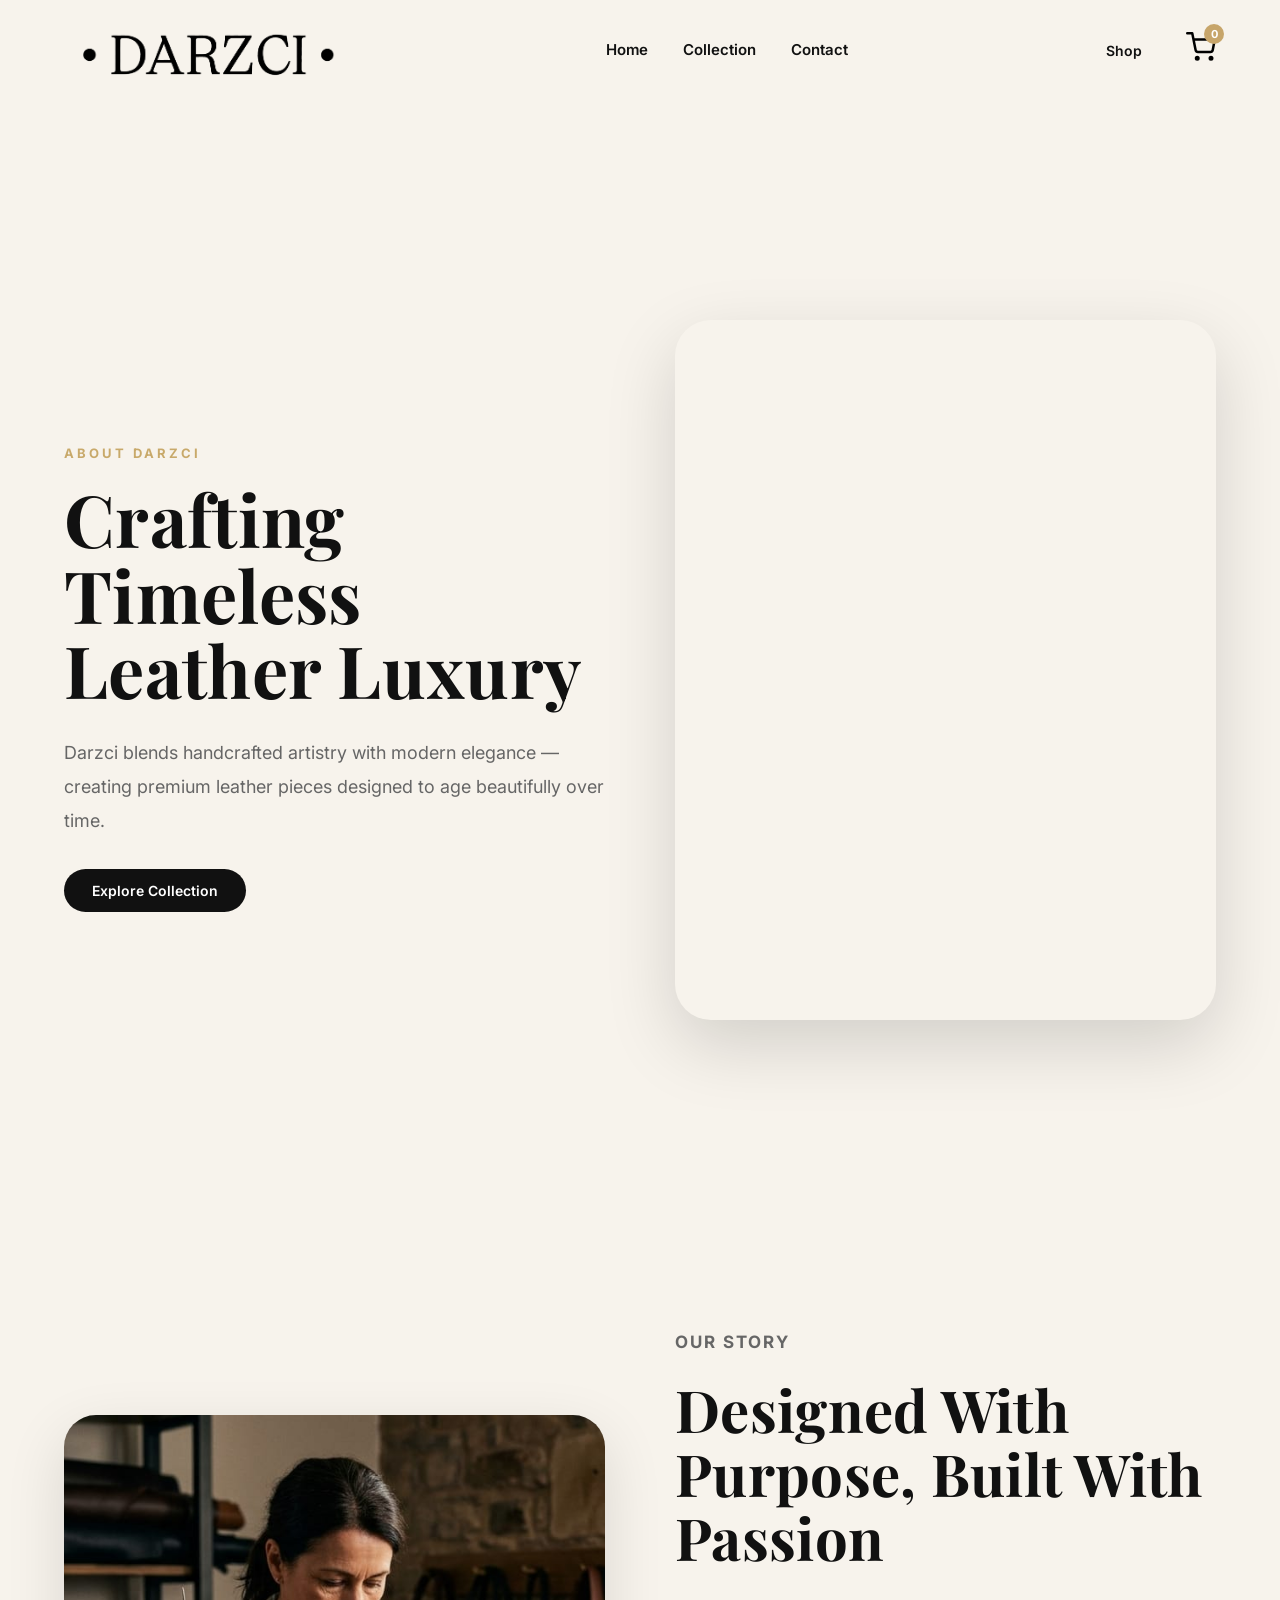
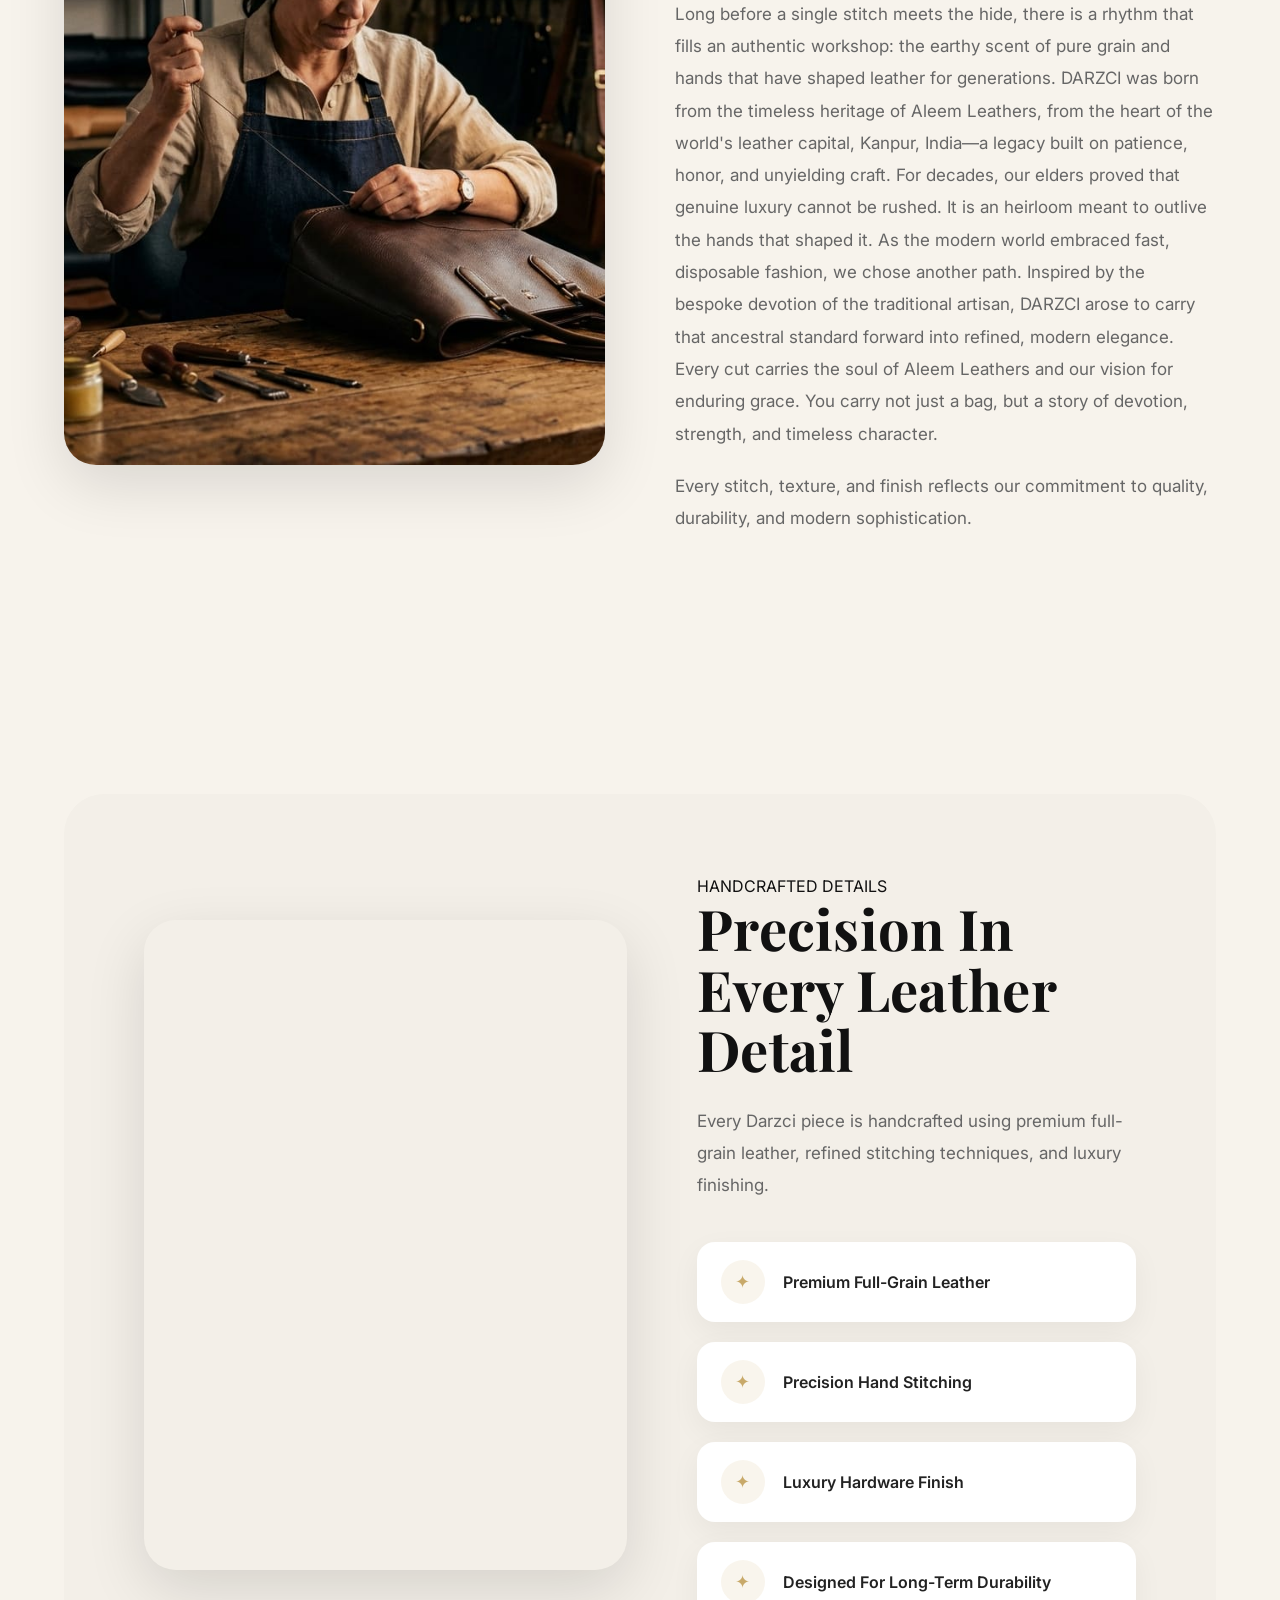
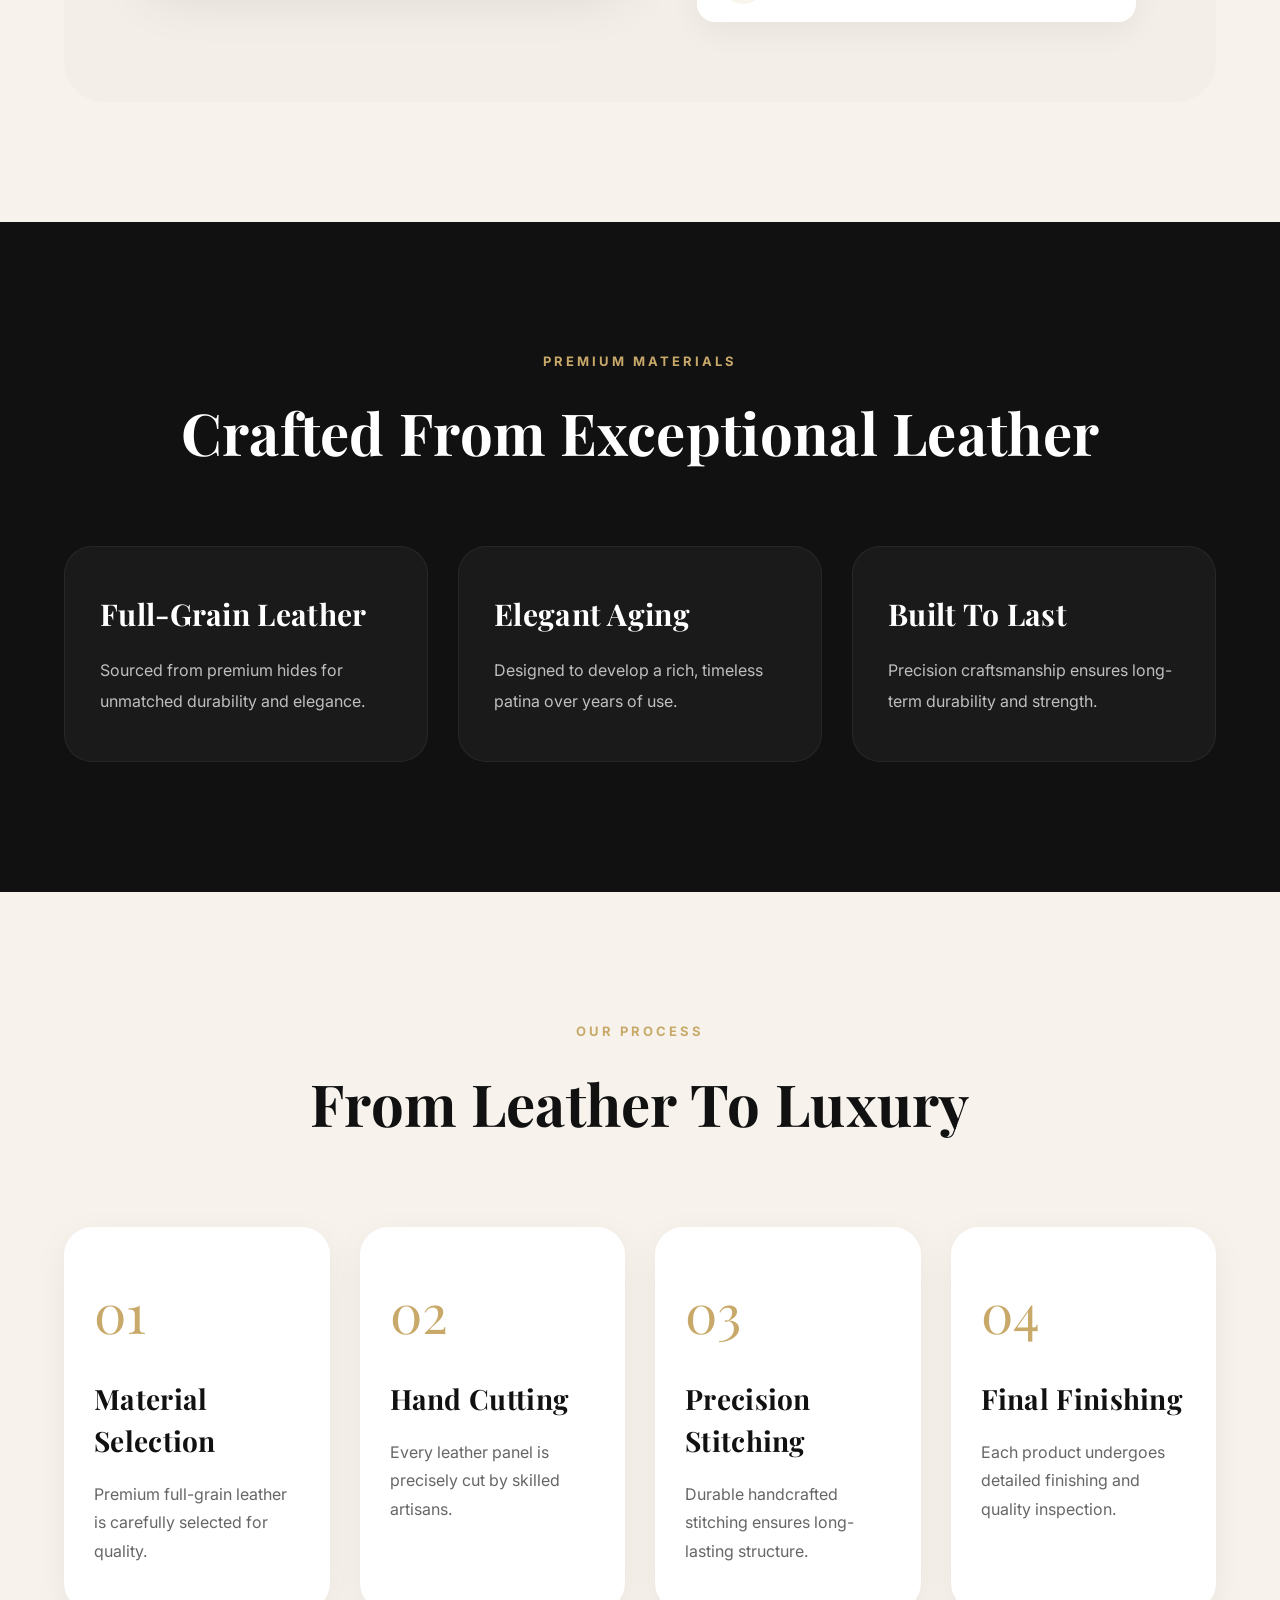
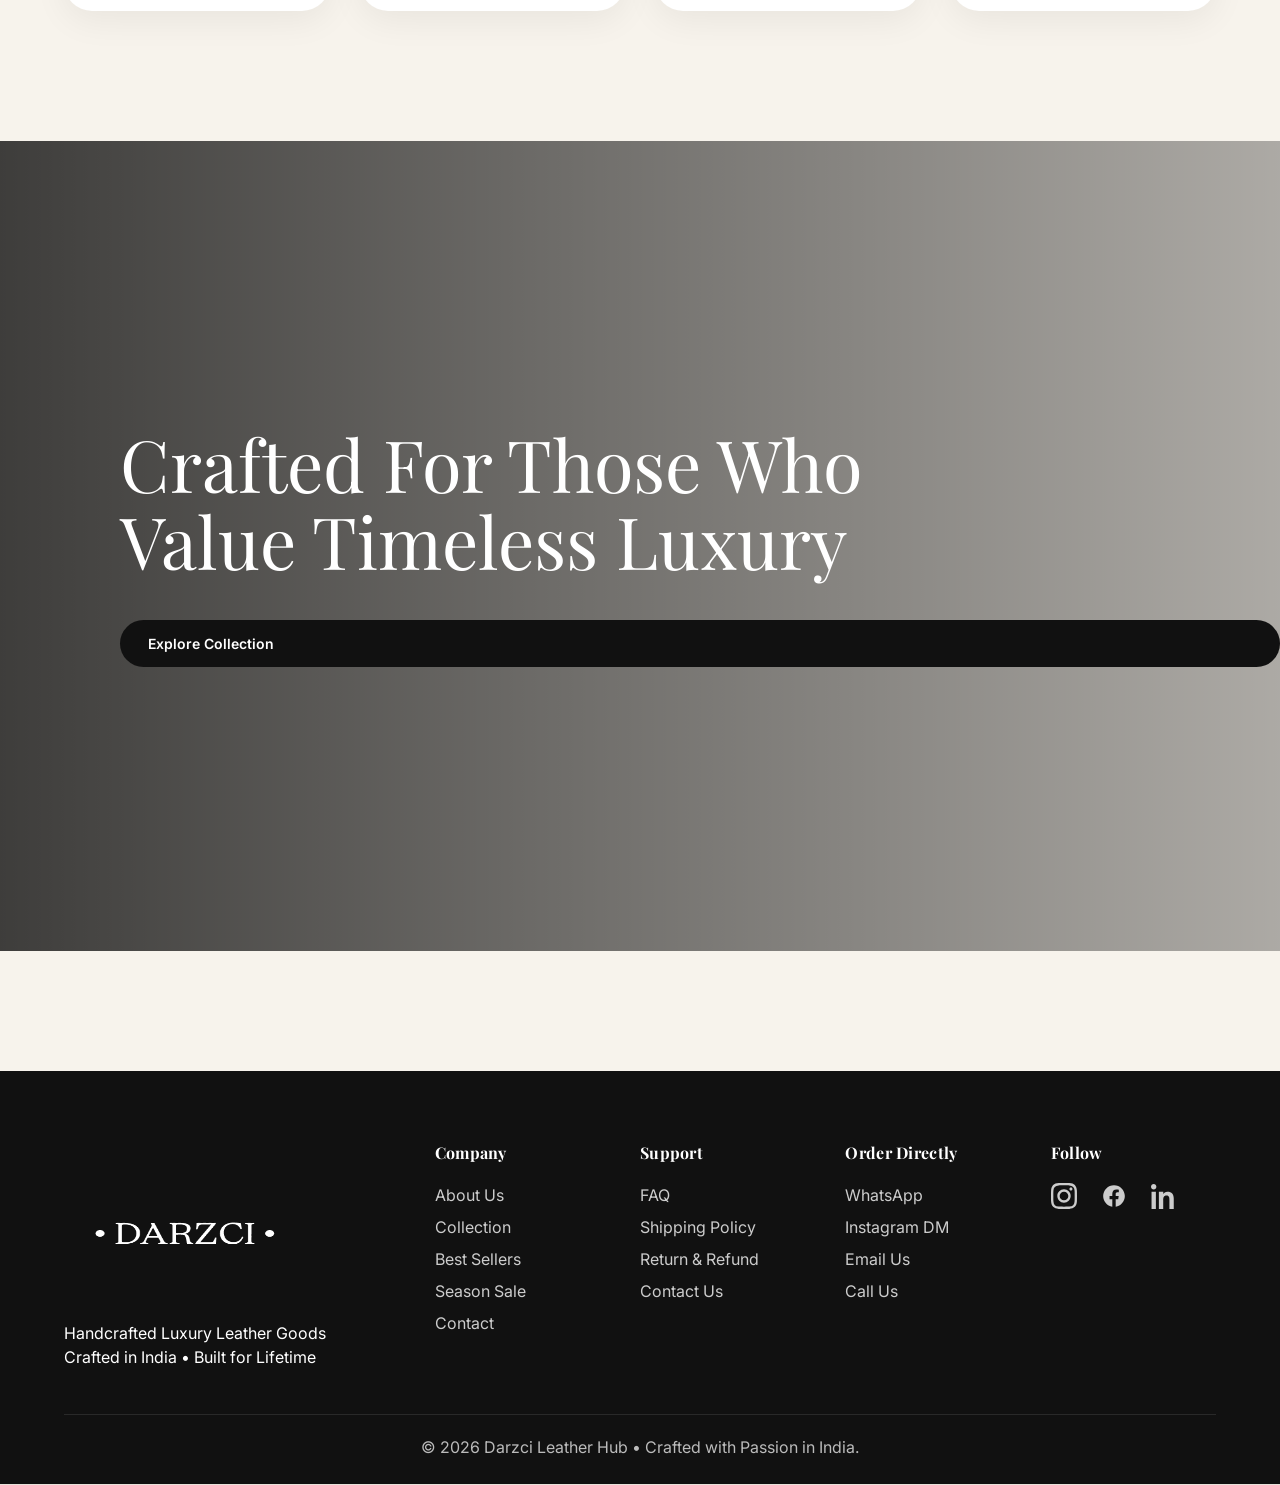
<file: About.html>
<!DOCTYPE html>
<html lang="en">
<head>
    <meta charset="UTF-8">
    <meta name="viewport" content="width=device-width, initial-scale=1.0">
    <title>Darzci — About Darzci</title>
    <link rel="preconnect" href="https://fonts.googleapis.com">

<link rel="preconnect" href="https://fonts.gstatic.com" crossorigin>

<link href="https://fonts.googleapis.com/css2?family=Inter:wght@400;500;600;700;800&family=Playfair+Display:wght@500;600;700;800&display=swap" rel="stylesheet">
    <link rel="stylesheet" href="css/about.css" />
</head>
<body>

<!-- NAVBAR -->
   <header class="site-header" id="siteHeader">
    <div class="container header-inner">
      <a href="index.html" class="brand">
        <!-- darzci logo -->
        <img src="image/DARZCI_transparent.png" alt="Darzci logo" class="brand-logo">
        <div class="brand-text">
          <div class="brand-title"></div>
          <div class="brand-sub"></div>
        </div>
      </a>

      <nav class="main-nav" id="mainNav">
        <a href="index.html" class="nav-link">Home</a>
        <a href="product.html" class="nav-link">Collection</a>
        <a href="contact.html" class="nav-link">Contact</a>
      </nav>

      <div class="header-actions">
        <a href="product.html" class="btn h-btn-outline">Shop</a>
        <a href="cart.html" class="cart-btn" aria-label="Cart">
            <svg width="30" height="30" viewBox="0 0 24 24" fill="none" stroke="white" stroke-width="2" stroke-linecap="round" stroke-linejoin="round">
    <circle cx="9" cy="21" r="1"></circle>
    <circle cx="20" cy="21" r="1"></circle>
    <path d="M1 1h4l2.68 13.39a2 2 0 0 0 2 1.61h9.72a2 2 0 0 0 2-1.61L23 6H6"></path>
  </svg>
          <div class="cart-icon">
    <i class="fa-solid fa-cart-shopping"></i>
    <span id="cartCount">0</span>
</div>
        </a>
        <button class="mobile-toggle" id="mobileToggle" aria-label="Menu">☰</button>
      </div>
    </div>
    <!-- =========================================
             ABOUT HERO SECTION
========================================= -->

<section class="about-hero">

  <!-- LEFT CONTENT -->
  <div class="about-hero-content">

    <p class="about-tag">
      ABOUT DARZCI
    </p>

    <h1>
      Crafting Timeless
      Leather Luxury
    </h1>

    <p class="about-sub">
      Darzci blends handcrafted artistry with
      modern elegance — creating premium leather
      pieces designed to age beautifully over time.
    </p>

    <a href="product.html" class="btn btn-primary">
      Explore Collection
    </a>

  </div>


  <!-- RIGHT VIDEO -->
  <div class="about-hero-media">

    <video
      autoplay
      muted
      loop
      playsinline>

      <source
        src="video/About-vid.mp4"
        type="video/mp4">

    </video>

  </div>

</section>



<!-- =========================================
                OUR STORY
========================================= -->

<section class="our-story container">

  <!-- IMAGE -->
  <div class="story-image">

    <img
      src="image/About-image.jpg"
      alt="Darzci Story">

  </div>


  <!-- CONTENT -->
  <div class="story-content">

    <p class="story-tag">
      OUR STORY
    </p>

    <h2>
      Designed With Purpose,
      Built With Passion
    </h2>

    <p>
      Long before a single stitch meets the hide, there is a rhythm that fills an authentic workshop: the earthy scent of pure grain and hands that have shaped leather for generations.
DARZCI was born from the timeless heritage of Aleem Leathers, from the heart of the world's leather capital, Kanpur, India—a legacy built on patience, honor, and unyielding craft. For decades, our elders proved that genuine luxury cannot be rushed. It is an heirloom meant to outlive the hands that shaped it.
As the modern world embraced fast, disposable fashion, we chose another path. Inspired by the bespoke devotion of the traditional artisan, DARZCI arose to carry that ancestral standard forward into refined, modern elegance.
Every cut carries the soul of Aleem Leathers and our vision for enduring grace. You carry not just a bag, but a story of devotion, strength, and timeless character.
    </p>

    <p>
      Every stitch, texture, and finish reflects
      our commitment to quality, durability,
      and modern sophistication.
    </p>

  </div>

</section>



<!-- =========================================
           CRAFTSMANSHIP SECTION
========================================= -->

<section class="about-craftsmanship">

  <!-- VIDEO -->
  <div class="craft-video">

    <video
      autoplay
      muted
      loop
      playsinline>

      <source
        src="video/craftmanship-vid.mp4"
        type="video/mp4">

    </video>

  </div>


  <!-- CONTENT -->
  <div class="craft-content">

    <p class="craft-tag">
      HANDCRAFTED DETAILS
    </p>

    <h2>
      Precision In Every
      Leather Detail
    </h2>

    <p class="craft-sub">
      Every Darzci piece is handcrafted using
      premium full-grain leather, refined
      stitching techniques, and luxury finishing.
    </p>


    <!-- FEATURES -->

    <div class="craft-features">

      <div class="craft-feature">
        <span>✦</span>
        <p>Premium Full-Grain Leather</p>
      </div>

      <div class="craft-feature">
        <span>✦</span>
        <p>Precision Hand Stitching</p>
      </div>

      <div class="craft-feature">
        <span>✦</span>
        <p>Luxury Hardware Finish</p>
      </div>

      <div class="craft-feature">
        <span>✦</span>
        <p>Designed For Long-Term Durability</p>
      </div>

    </div>

  </div>

</section>



<!-- =========================================
            LEATHER QUALITY
========================================= -->

<section class="leather-quality">

  <div class="container">

    <p class="quality-tag">
      PREMIUM MATERIALS
    </p>

    <h2 class="quality-title">
      Crafted From Exceptional Leather
    </h2>


    <div class="quality-grid">

      <!-- CARD 1 -->
      <div class="quality-card">

        <h3>
          Full-Grain Leather
        </h3>

        <p>
          Sourced from premium hides for
          unmatched durability and elegance.
        </p>

      </div>


      <!-- CARD 2 -->
      <div class="quality-card">

        <h3>
          Elegant Aging
        </h3>

        <p>
          Designed to develop a rich,
          timeless patina over years of use.
        </p>

      </div>


      <!-- CARD 3 -->
      <div class="quality-card">

        <h3>
          Built To Last
        </h3>

        <p>
          Precision craftsmanship ensures
          long-term durability and strength.
        </p>

      </div>

    </div>

  </div>

</section>



<!-- =========================================
              PROCESS TIMELINE
========================================= -->

<section class="process-section container">

  <p class="process-tag">
    OUR PROCESS
  </p>

  <h2 class="process-title">
    From Leather To Luxury
  </h2>


  <div class="process-timeline">

    <!-- STEP 1 -->
    <div class="process-step">

      <span>01</span>

      <h3>
        Material Selection
      </h3>

      <p>
        Premium full-grain leather is
        carefully selected for quality.
      </p>

    </div>


    <!-- STEP 2 -->
    <div class="process-step">

      <span>02</span>

      <h3>
        Hand Cutting
      </h3>

      <p>
        Every leather panel is precisely
        cut by skilled artisans.
      </p>

    </div>


    <!-- STEP 3 -->
    <div class="process-step">

      <span>03</span>

      <h3>
        Precision Stitching
      </h3>

      <p>
        Durable handcrafted stitching
        ensures long-lasting structure.
      </p>

    </div>


    <!-- STEP 4 -->
    <div class="process-step">

      <span>04</span>

      <h3>
        Final Finishing
      </h3>

      <p>
        Each product undergoes detailed
        finishing and quality inspection.
      </p>

    </div>

  </div>

</section>



<!-- =========================================
              BRAND VIDEO
========================================= -->

<section class="brand-video">

  <!-- VIDEO -->
  <video
    autoplay
    muted
    loop
    playsinline>

    <source
      src=""
      type="video/mp4">

  </video>


  <!-- OVERLAY -->
  <div class="brand-video-overlay">

    <p>
      Crafted For Those
      Who Value Timeless Luxury
    </p>

    <a href="product.html" class="btn btn-primary">
      Explore Collection
    </a>

</section>
</div>
   <!-- FOOTER -->
  <footer class="site-footer">
    <div class="container">
      <div class="footer-grid">
        <div class="footer-brand">
          <img src="image/DARZCI_white_transparent.png" alt="Darzci Logo" class="footer-logo-circle">
          <p>Handcrafted Luxury Leather Goods</p>
          <p class="footer-luxury-line"> Crafted in India • Built for Lifetime</p>
        </div>

        <div class="footer-column">
          <h4>Company</h4>
          <ul>
            <li><a href="About.html" class="footer-link">About Us</a></li>
          </ul>
          <ul>
            <li><a href="product.html" class="footer-link">Collection</a></li>
          </ul>
          <ul>
            <li><a href="index.html#bestSellerContainer" class="footer-link">Best Sellers</a></li>
          </ul>
          <ul>
            <li><a href="offer.html" class="footer-link">Season Sale</a></li>
          </ul>
          <ul>
            <li><a href="Contact.html" class="footer-link">Contact</a></li>
          </ul>
        </div>

        <div class="footer-column">
          <h4>Support</h4>
          <ul>
            <li><a href="Contact.html#faq" class="footer-link">FAQ</a></li>
          </ul>
          <ul>
            <li><a href="Contact.html#shipping-policy" class="footer-link">Shipping Policy</a></li>
          </ul>
          <ul>
            <li><a href="Contact.html#refund-policy" class="footer-link">Return & Refund</a></li>
          </ul>
          <ul>
            <li><a href="Contact.html" class="footer-link">Contact Us</a></li>
          </ul>
        </div>

        <div class="footer-column">
          <h4>Order Directly</h4>
          <ul>
            <li><a href="https://wa.me/+918528631775" class="footer-link">WhatsApp</a></li>
          </ul>
          <ul>
            <li><a href="https://www.instagram.com/direct/t/17847196368603336/?hl=en" class="footer-link">Instagram DM</a></li>
          </ul>
          <ul>
            <li><a href="mailto:darzci.official@gmail.com" class="footer-link">Email Us</a></li>
          </ul>
           <ul>
            <li><a href="tel:+918528631775" class="footer-link">Call Us</a></li>
          </ul>
        </div>

        <div class="footer-column">
          <h4>Follow</h4>
          <div class="social-links">
            <a href="https://www.instagram.com/darzci.official_/?next=%2F" target="_blank" aria-label="Instagram">
              <svg class="instagram-icon" viewBox="0 0 24 24">
                <path
                  d="M12 2.163c3.204 0 3.584.012 4.85.07 3.252.148 4.771 1.691 4.919 4.919.058 1.265.069 1.645.069 4.849 0 3.205-.012 3.584-.069 4.849-.149 3.225-1.664 4.771-4.919 4.919-1.266.058-1.644.07-4.85.07-3.204 0-3.584-.012-4.849-.07-3.26-.149-4.771-1.699-4.919-4.92-.058-1.265-.07-1.644-.07-4.849 0-3.204.013-3.583.07-4.849.149-3.227 1.664-4.771 4.919-4.919 1.266-.057 1.645-.069 4.849-.069zm0-2.163c-3.259 0-3.667.014-4.947.072-4.358.2-6.78 2.618-6.98 6.98-.059 1.281-.073 1.689-.073 4.948 0 3.259.014 3.668.072 4.948.2 4.358 2.618 6.78 6.98 6.98 1.281.058 1.689.072 4.948.072 3.259 0 3.668-.014 4.948-.072 4.354-.2 6.782-2.618 6.979-6.98.059-1.28.073-1.689.073-4.948 0-3.259-.014-3.667-.072-4.947-.196-4.354-2.617-6.78-6.979-6.98-1.281-.059-1.69-.073-4.949-.073zm0 5.838c-3.403 0-6.162 2.759-6.162 6.162s2.759 6.163 6.162 6.163 6.162-2.759 6.162-6.163-2.759-6.162-6.162-6.162zm0 10.162c-2.209 0-4-1.79-4-4 0-2.209 1.791-4 4-4s4 1.791 4 4c0 2.21-1.791 4-4 4zm6.406-11.845c-.796 0-1.441.645-1.441 1.44s.645 1.44 1.441 1.44c.795 0 1.439-.645 1.439-1.44s-.644-1.44-1.439-1.44z" />
              </svg>
              </a>
              <a href="https://www.facebook.com/share/1DrLrmLKwM/" target="_blank" aria-label="Facebook">
              <svg class="Facebook-icon" viewBox="0 0 24 24">
                <path
                  d="M22 12.07C22 6.477 17.523 2 12 2S2 6.477 2 12.07c0 5.017 3.657 9.178 8.438 9.93v-7.03H7.898v-2.9h2.54V9.845c0-2.522 1.492-3.916 3.777-3.916 1.094 0 2.238.196 2.238.196v2.475h-1.26c-1.243 0-1.63.776-1.63 1.572v1.888h2.773l-.443 2.9h-2.33V22c4.781-.752 8.437-4.913 8.437-9.93z" />
              </svg>
            </a>
            <a href="https://www.linkedin.com/in/darzci-leather-hub-650a55393?utm_source=share_via&utm_content=profile&utm_medium=member_android" target="_blank" aria-label="LinkedIn">
    <svg class="linkedin-icon" viewBox="0 0 24 24">
        <path d="M4.98 3.5C4.98 4.88 3.86 6 2.49 6S0 4.88 0 3.5 1.11 1 2.49 1s2.49 1.12 2.49 2.5zM.5 8h4V24h-4V8zm7 0h3.83v2.16h.05c.53-1.01 1.84-2.08 3.79-2.08C19.22 8.08 21 10.29 21 14.36V24h-4v-8.01c0-1.91-.03-4.37-2.66-4.37-2.66 0-3.07 2.08-3.07 4.23V24h-4V8z"/>
    </svg>
</a>
          </div>
        </div>
      </div>

      <div class="footer-bottom">
        <p> © 2026 Darzci Leather Hub • Crafted with Passion in India.
</p>
      </div>
    </div>
  </footer>
</body>
<!-- JS -->
   <script src="js/about.js"></script>
</html>
</file>
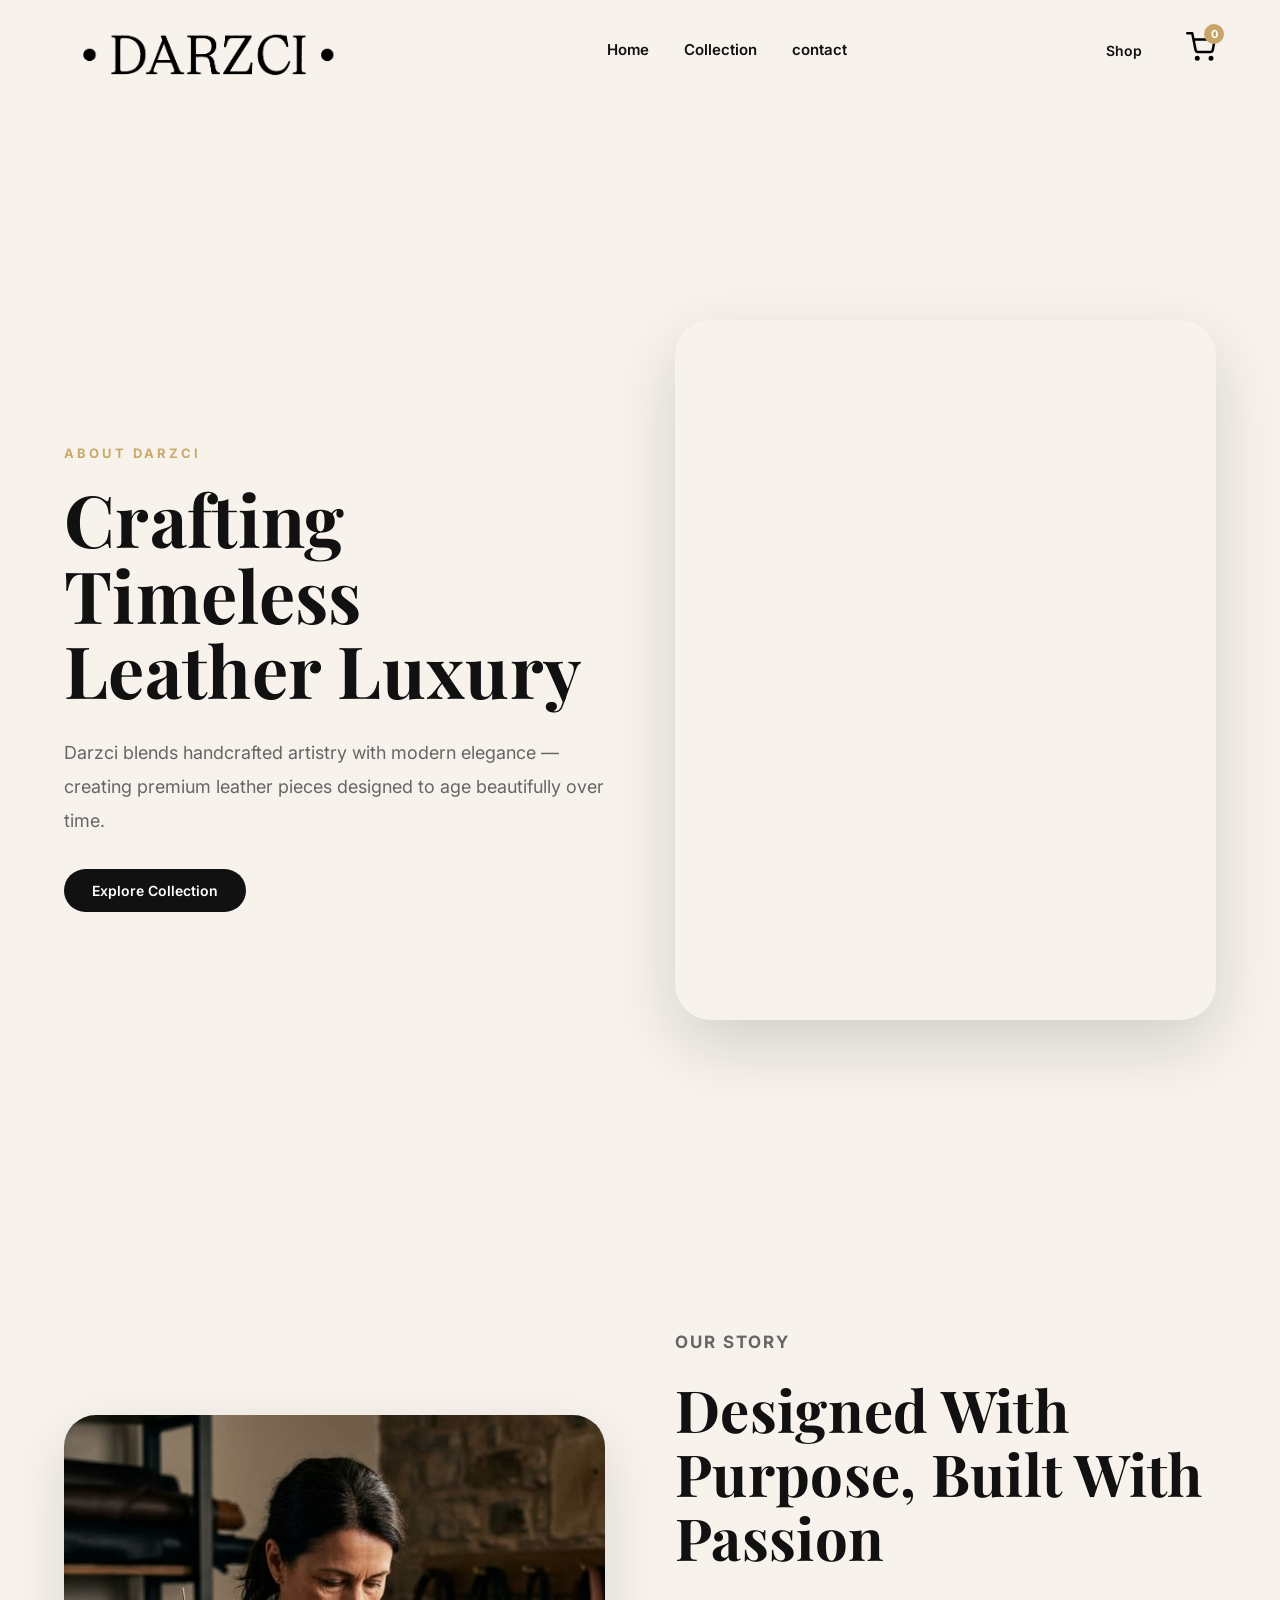
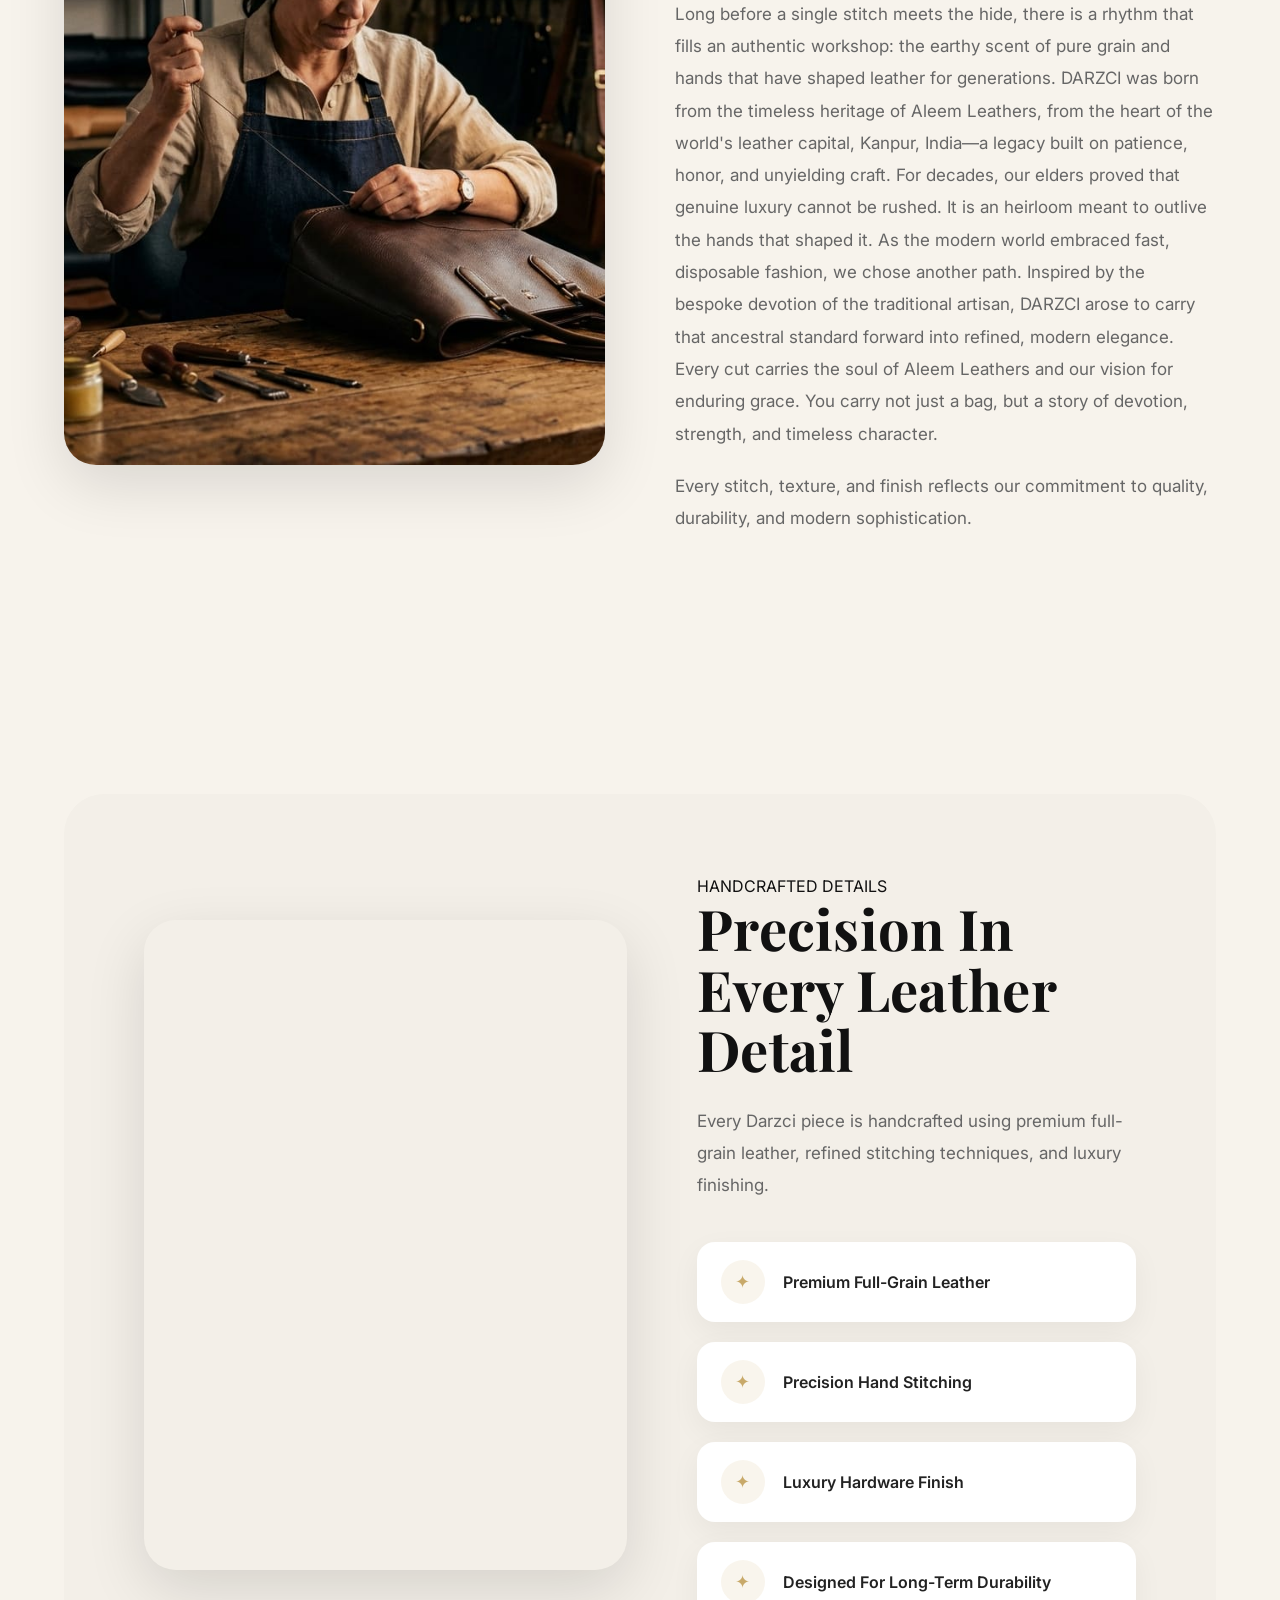
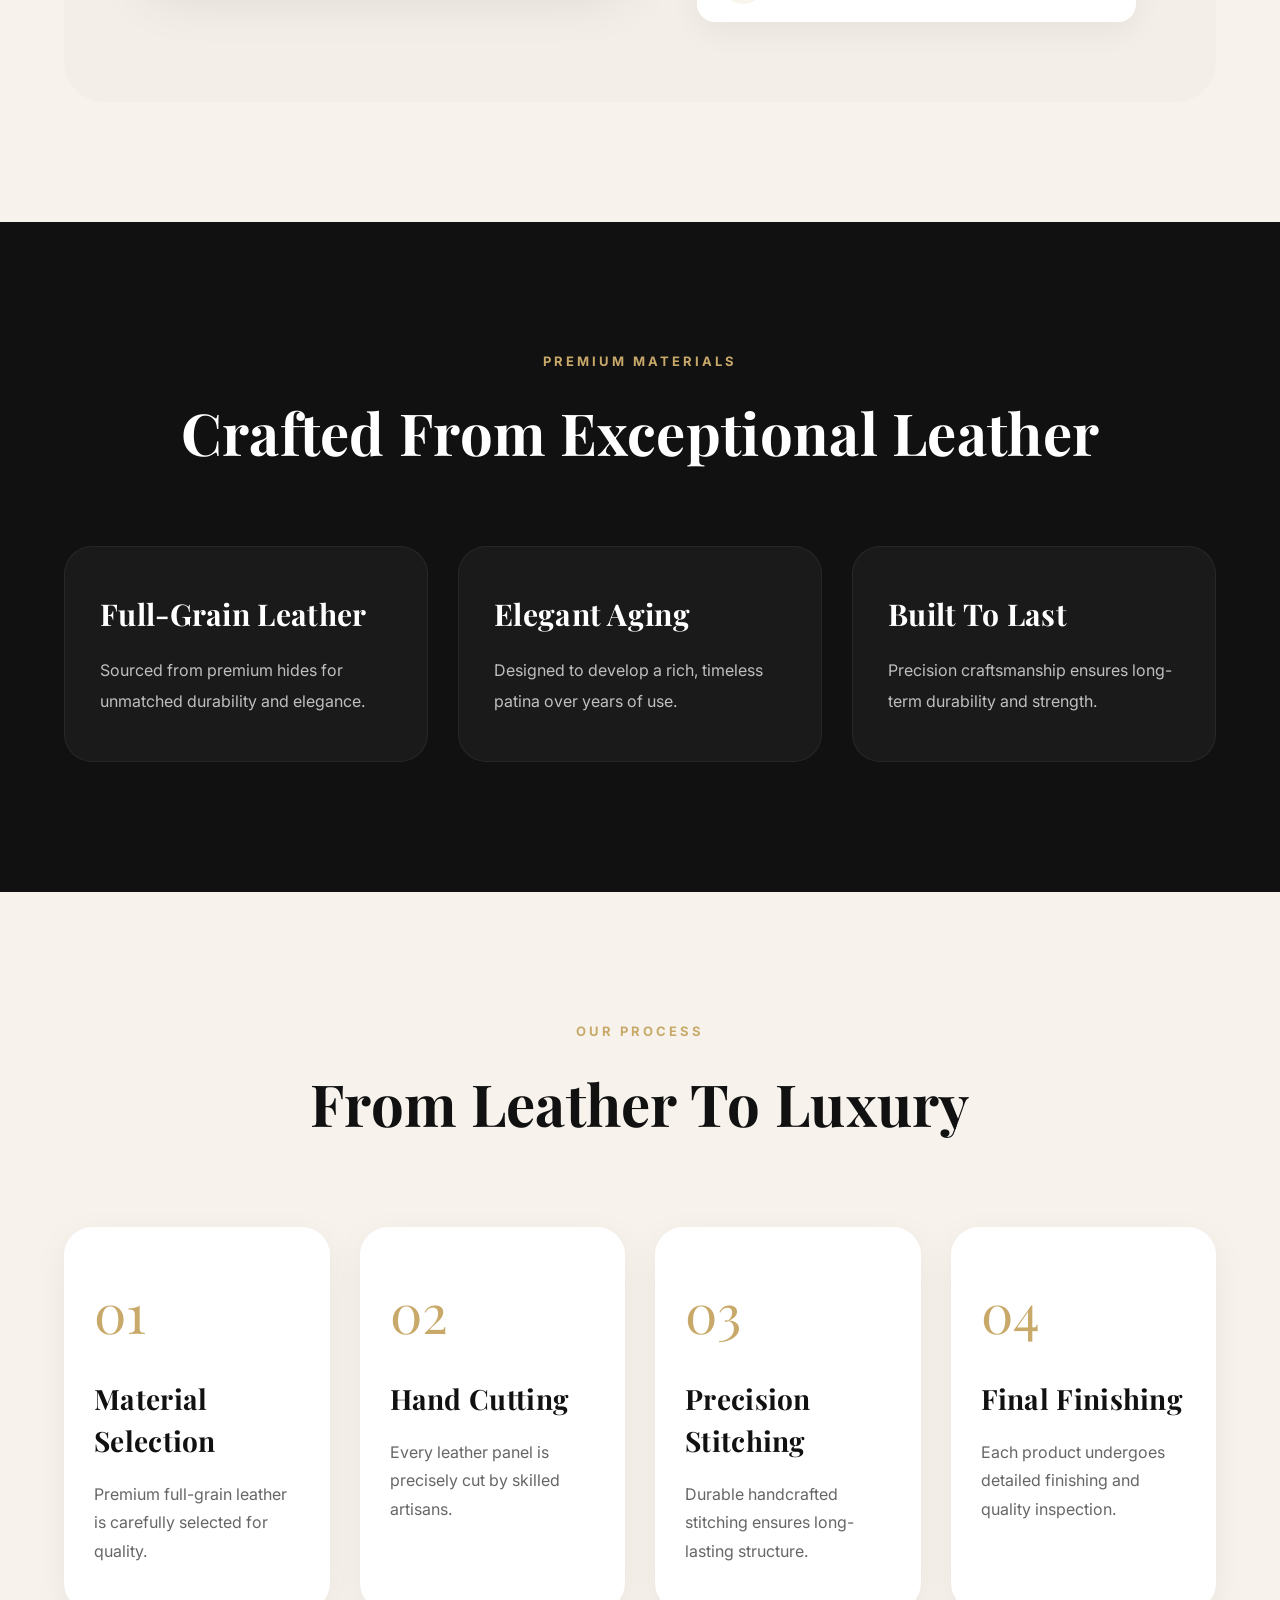
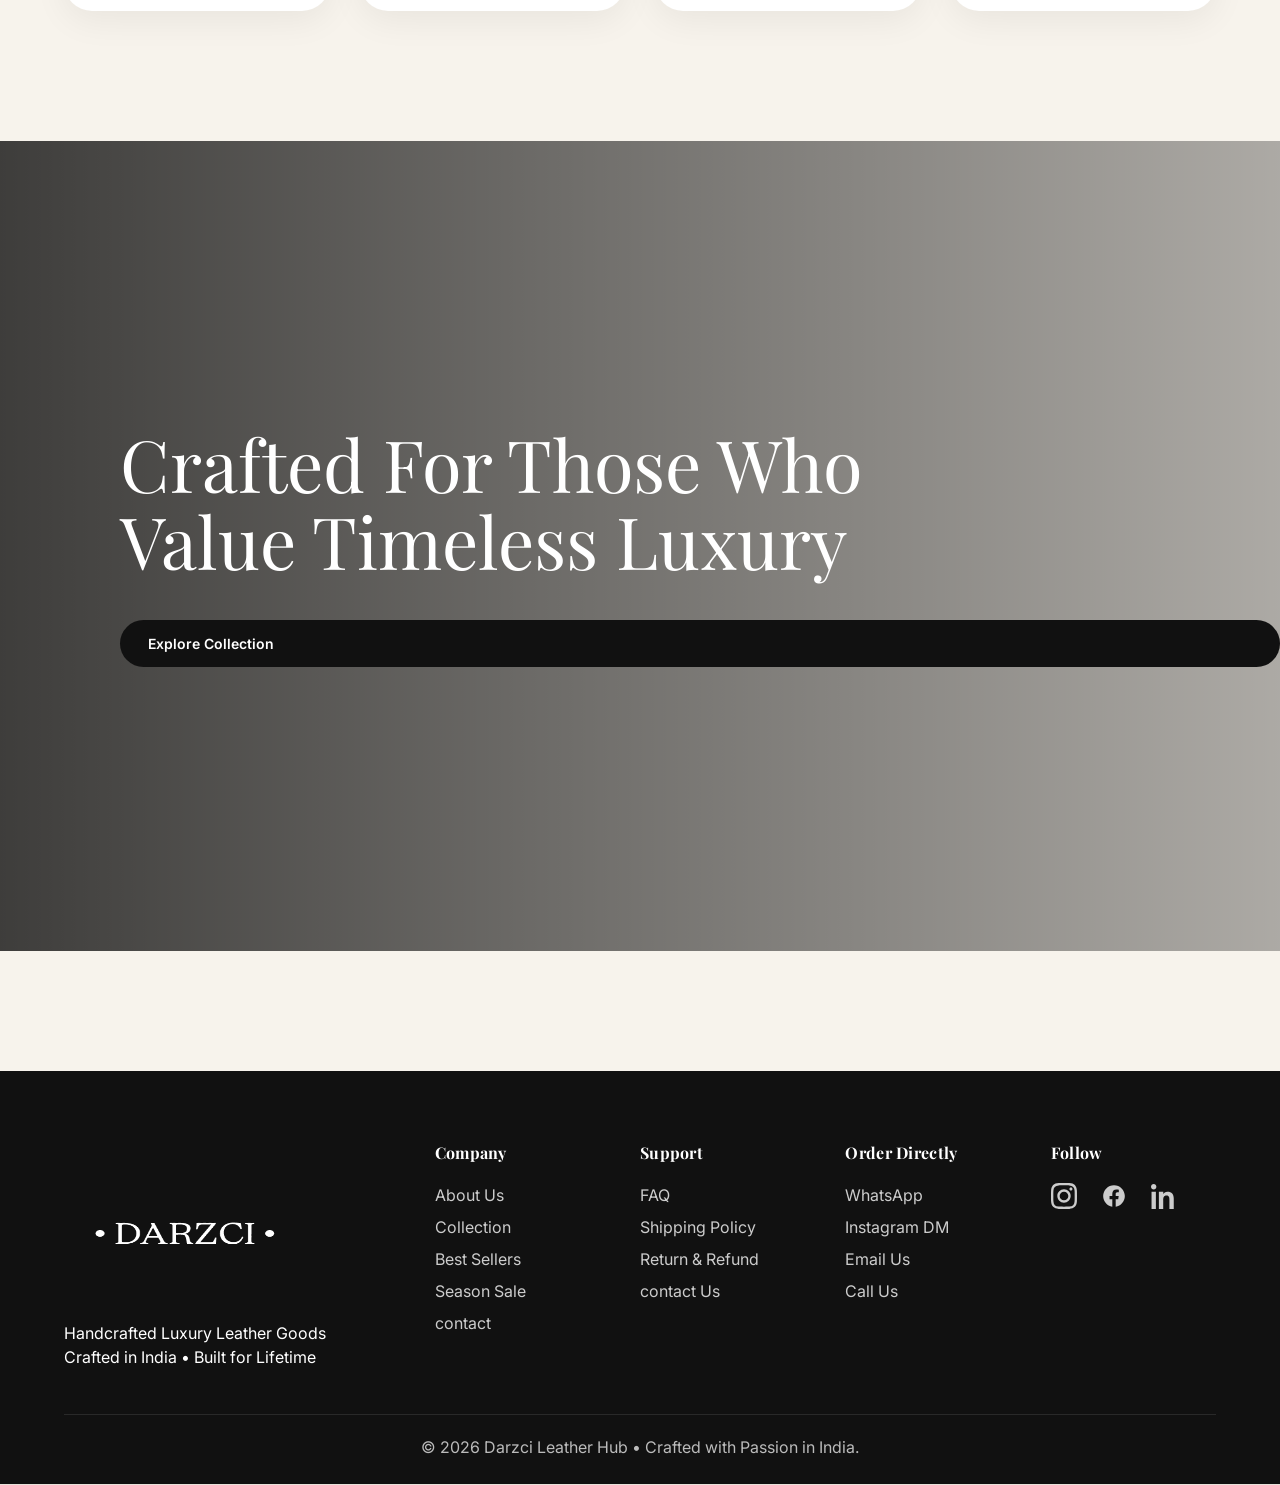
<file: about.html>
<!DOCTYPE html>
<html lang="en">
<head>
    <meta charset="UTF-8">
    <meta name="viewport" content="width=device-width, initial-scale=1.0">
    <title>Darzci — About Darzci</title>
    <link rel="preconnect" href="https://fonts.googleapis.com">

<link rel="preconnect" href="https://fonts.gstatic.com" crossorigin>

<link href="https://fonts.googleapis.com/css2?family=Inter:wght@400;500;600;700;800&family=Playfair+Display:wght@500;600;700;800&display=swap" rel="stylesheet">
    <link rel="stylesheet" href="css/about.css" />
</head>
<body>

<!-- NAVBAR -->
   <header class="site-header" id="siteHeader">
    <div class="container header-inner">
      <a href="index.html" class="brand">
        <!-- darzci logo -->
        <img src="image/DARZCI_transparent.png" alt="Darzci logo" class="brand-logo">
        <div class="brand-text">
          <div class="brand-title"></div>
          <div class="brand-sub"></div>
        </div>
      </a>

      <nav class="main-nav" id="mainNav">
        <a href="index.html" class="nav-link">Home</a>
        <a href="product.html" class="nav-link">Collection</a>
        <a href="contact.html" class="nav-link">contact</a>
      </nav>

      <div class="header-actions">
        <a href="product.html" class="btn h-btn-outline">Shop</a>
        <a href="cart.html" class="cart-btn" aria-label="Cart">
            <svg width="30" height="30" viewBox="0 0 24 24" fill="none" stroke="white" stroke-width="2" stroke-linecap="round" stroke-linejoin="round">
    <circle cx="9" cy="21" r="1"></circle>
    <circle cx="20" cy="21" r="1"></circle>
    <path d="M1 1h4l2.68 13.39a2 2 0 0 0 2 1.61h9.72a2 2 0 0 0 2-1.61L23 6H6"></path>
  </svg>
          <div class="cart-icon">
    <i class="fa-solid fa-cart-shopping"></i>
    <span id="cartCount">0</span>
</div>
        </a>
        <button class="mobile-toggle" id="mobileToggle" aria-label="Menu">☰</button>
      </div>
    </div>
    <!-- =========================================
             ABOUT HERO SECTION
========================================= -->

<section class="about-hero">

  <!-- LEFT CONTENT -->
  <div class="about-hero-content">

    <p class="about-tag">
      ABOUT DARZCI
    </p>

    <h1>
      Crafting Timeless
      Leather Luxury
    </h1>

    <p class="about-sub">
      Darzci blends handcrafted artistry with
      modern elegance — creating premium leather
      pieces designed to age beautifully over time.
    </p>

    <a href="product.html" class="btn btn-primary">
      Explore Collection
    </a>

  </div>


  <!-- RIGHT VIDEO -->
  <div class="about-hero-media">

    <video
      autoplay
      muted
      loop
      playsinline>

      <source
        src="video/About-vid.mp4"
        type="video/mp4">

    </video>

  </div>

</section>



<!-- =========================================
                OUR STORY
========================================= -->

<section class="our-story container">

  <!-- IMAGE -->
  <div class="story-image">

    <img
      src="image/About-image.jpg"
      alt="Darzci Story">

  </div>


  <!-- CONTENT -->
  <div class="story-content">

    <p class="story-tag">
      OUR STORY
    </p>

    <h2>
      Designed With Purpose,
      Built With Passion
    </h2>

    <p>
      Long before a single stitch meets the hide, there is a rhythm that fills an authentic workshop: the earthy scent of pure grain and hands that have shaped leather for generations.
DARZCI was born from the timeless heritage of Aleem Leathers, from the heart of the world's leather capital, Kanpur, India—a legacy built on patience, honor, and unyielding craft. For decades, our elders proved that genuine luxury cannot be rushed. It is an heirloom meant to outlive the hands that shaped it.
As the modern world embraced fast, disposable fashion, we chose another path. Inspired by the bespoke devotion of the traditional artisan, DARZCI arose to carry that ancestral standard forward into refined, modern elegance.
Every cut carries the soul of Aleem Leathers and our vision for enduring grace. You carry not just a bag, but a story of devotion, strength, and timeless character.
    </p>

    <p>
      Every stitch, texture, and finish reflects
      our commitment to quality, durability,
      and modern sophistication.
    </p>

  </div>

</section>



<!-- =========================================
           CRAFTSMANSHIP SECTION
========================================= -->

<section class="about-craftsmanship">

  <!-- VIDEO -->
  <div class="craft-video">

    <video
      autoplay
      muted
      loop
      playsinline>

      <source
        src="video/craftmanship-vid.mp4"
        type="video/mp4">

    </video>

  </div>


  <!-- CONTENT -->
  <div class="craft-content">

    <p class="craft-tag">
      HANDCRAFTED DETAILS
    </p>

    <h2>
      Precision In Every
      Leather Detail
    </h2>

    <p class="craft-sub">
      Every Darzci piece is handcrafted using
      premium full-grain leather, refined
      stitching techniques, and luxury finishing.
    </p>


    <!-- FEATURES -->

    <div class="craft-features">

      <div class="craft-feature">
        <span>✦</span>
        <p>Premium Full-Grain Leather</p>
      </div>

      <div class="craft-feature">
        <span>✦</span>
        <p>Precision Hand Stitching</p>
      </div>

      <div class="craft-feature">
        <span>✦</span>
        <p>Luxury Hardware Finish</p>
      </div>

      <div class="craft-feature">
        <span>✦</span>
        <p>Designed For Long-Term Durability</p>
      </div>

    </div>

  </div>

</section>



<!-- =========================================
            LEATHER QUALITY
========================================= -->

<section class="leather-quality">

  <div class="container">

    <p class="quality-tag">
      PREMIUM MATERIALS
    </p>

    <h2 class="quality-title">
      Crafted From Exceptional Leather
    </h2>


    <div class="quality-grid">

      <!-- CARD 1 -->
      <div class="quality-card">

        <h3>
          Full-Grain Leather
        </h3>

        <p>
          Sourced from premium hides for
          unmatched durability and elegance.
        </p>

      </div>


      <!-- CARD 2 -->
      <div class="quality-card">

        <h3>
          Elegant Aging
        </h3>

        <p>
          Designed to develop a rich,
          timeless patina over years of use.
        </p>

      </div>


      <!-- CARD 3 -->
      <div class="quality-card">

        <h3>
          Built To Last
        </h3>

        <p>
          Precision craftsmanship ensures
          long-term durability and strength.
        </p>

      </div>

    </div>

  </div>

</section>



<!-- =========================================
              PROCESS TIMELINE
========================================= -->

<section class="process-section container">

  <p class="process-tag">
    OUR PROCESS
  </p>

  <h2 class="process-title">
    From Leather To Luxury
  </h2>


  <div class="process-timeline">

    <!-- STEP 1 -->
    <div class="process-step">

      <span>01</span>

      <h3>
        Material Selection
      </h3>

      <p>
        Premium full-grain leather is
        carefully selected for quality.
      </p>

    </div>


    <!-- STEP 2 -->
    <div class="process-step">

      <span>02</span>

      <h3>
        Hand Cutting
      </h3>

      <p>
        Every leather panel is precisely
        cut by skilled artisans.
      </p>

    </div>


    <!-- STEP 3 -->
    <div class="process-step">

      <span>03</span>

      <h3>
        Precision Stitching
      </h3>

      <p>
        Durable handcrafted stitching
        ensures long-lasting structure.
      </p>

    </div>


    <!-- STEP 4 -->
    <div class="process-step">

      <span>04</span>

      <h3>
        Final Finishing
      </h3>

      <p>
        Each product undergoes detailed
        finishing and quality inspection.
      </p>

    </div>

  </div>

</section>



<!-- =========================================
              BRAND VIDEO
========================================= -->

<section class="brand-video">

  <!-- VIDEO -->
  <video
    autoplay
    muted
    loop
    playsinline>

    <source
      src=""
      type="video/mp4">

  </video>


  <!-- OVERLAY -->
  <div class="brand-video-overlay">

    <p>
      Crafted For Those
      Who Value Timeless Luxury
    </p>

    <a href="product.html" class="btn btn-primary">
      Explore Collection
    </a>

</section>
</div>
   <!-- FOOTER -->
  <footer class="site-footer">
    <div class="container">
      <div class="footer-grid">
        <div class="footer-brand">
          <img src="image/DARZCI_white_transparent.png" alt="Darzci Logo" class="footer-logo-circle">
          <p>Handcrafted Luxury Leather Goods</p>
          <p class="footer-luxury-line"> Crafted in India • Built for Lifetime</p>
        </div>

        <div class="footer-column">
          <h4>Company</h4>
          <ul>
            <li><a href="about.html" class="footer-link">About Us</a></li>
          </ul>
          <ul>
            <li><a href="product.html" class="footer-link">Collection</a></li>
          </ul>
          <ul>
            <li><a href="index.html#bestSellerContainer" class="footer-link">Best Sellers</a></li>
          </ul>
          <ul>
            <li><a href="offer.html" class="footer-link">Season Sale</a></li>
          </ul>
          <ul>
            <li><a href="contact.html" class="footer-link">contact</a></li>
          </ul>
        </div>

        <div class="footer-column">
          <h4>Support</h4>
          <ul>
            <li><a href="contact.html#faq" class="footer-link">FAQ</a></li>
          </ul>
          <ul>
            <li><a href="contact.html#shipping-policy" class="footer-link">Shipping Policy</a></li>
          </ul>
          <ul>
            <li><a href="contact.html#refund-policy" class="footer-link">Return & Refund</a></li>
          </ul>
          <ul>
            <li><a href="contact.html" class="footer-link">contact Us</a></li>
          </ul>
        </div>

        <div class="footer-column">
          <h4>Order Directly</h4>
          <ul>
            <li><a href="https://wa.me/+918528631775" class="footer-link">WhatsApp</a></li>
          </ul>
          <ul>
            <li><a href="https://www.instagram.com/direct/t/17847196368603336/?hl=en" class="footer-link">Instagram DM</a></li>
          </ul>
          <ul>
            <li><a href="mailto:darzci.official@gmail.com" class="footer-link">Email Us</a></li>
          </ul>
           <ul>
            <li><a href="tel:+918528631775" class="footer-link">Call Us</a></li>
          </ul>
        </div>

        <div class="footer-column">
          <h4>Follow</h4>
          <div class="social-links">
            <a href="https://www.instagram.com/darzci.official_/?next=%2F" target="_blank" aria-label="Instagram">
              <svg class="instagram-icon" viewBox="0 0 24 24">
                <path
                  d="M12 2.163c3.204 0 3.584.012 4.85.07 3.252.148 4.771 1.691 4.919 4.919.058 1.265.069 1.645.069 4.849 0 3.205-.012 3.584-.069 4.849-.149 3.225-1.664 4.771-4.919 4.919-1.266.058-1.644.07-4.85.07-3.204 0-3.584-.012-4.849-.07-3.26-.149-4.771-1.699-4.919-4.92-.058-1.265-.07-1.644-.07-4.849 0-3.204.013-3.583.07-4.849.149-3.227 1.664-4.771 4.919-4.919 1.266-.057 1.645-.069 4.849-.069zm0-2.163c-3.259 0-3.667.014-4.947.072-4.358.2-6.78 2.618-6.98 6.98-.059 1.281-.073 1.689-.073 4.948 0 3.259.014 3.668.072 4.948.2 4.358 2.618 6.78 6.98 6.98 1.281.058 1.689.072 4.948.072 3.259 0 3.668-.014 4.948-.072 4.354-.2 6.782-2.618 6.979-6.98.059-1.28.073-1.689.073-4.948 0-3.259-.014-3.667-.072-4.947-.196-4.354-2.617-6.78-6.979-6.98-1.281-.059-1.69-.073-4.949-.073zm0 5.838c-3.403 0-6.162 2.759-6.162 6.162s2.759 6.163 6.162 6.163 6.162-2.759 6.162-6.163-2.759-6.162-6.162-6.162zm0 10.162c-2.209 0-4-1.79-4-4 0-2.209 1.791-4 4-4s4 1.791 4 4c0 2.21-1.791 4-4 4zm6.406-11.845c-.796 0-1.441.645-1.441 1.44s.645 1.44 1.441 1.44c.795 0 1.439-.645 1.439-1.44s-.644-1.44-1.439-1.44z" />
              </svg>
              </a>
              <a href="https://www.facebook.com/share/1DrLrmLKwM/" target="_blank" aria-label="Facebook">
              <svg class="Facebook-icon" viewBox="0 0 24 24">
                <path
                  d="M22 12.07C22 6.477 17.523 2 12 2S2 6.477 2 12.07c0 5.017 3.657 9.178 8.438 9.93v-7.03H7.898v-2.9h2.54V9.845c0-2.522 1.492-3.916 3.777-3.916 1.094 0 2.238.196 2.238.196v2.475h-1.26c-1.243 0-1.63.776-1.63 1.572v1.888h2.773l-.443 2.9h-2.33V22c4.781-.752 8.437-4.913 8.437-9.93z" />
              </svg>
            </a>
            <a href="https://www.linkedin.com/in/darzci-leather-hub-650a55393?utm_source=share_via&utm_content=profile&utm_medium=member_android" target="_blank" aria-label="LinkedIn">
    <svg class="linkedin-icon" viewBox="0 0 24 24">
        <path d="M4.98 3.5C4.98 4.88 3.86 6 2.49 6S0 4.88 0 3.5 1.11 1 2.49 1s2.49 1.12 2.49 2.5zM.5 8h4V24h-4V8zm7 0h3.83v2.16h.05c.53-1.01 1.84-2.08 3.79-2.08C19.22 8.08 21 10.29 21 14.36V24h-4v-8.01c0-1.91-.03-4.37-2.66-4.37-2.66 0-3.07 2.08-3.07 4.23V24h-4V8z"/>
    </svg>
</a>
          </div>
        </div>
      </div>

      <div class="footer-bottom">
        <p> © 2026 Darzci Leather Hub • Crafted with Passion in India.
</p>
      </div>
    </div>
  </footer>
</body>
<!-- JS -->
   <script src="js/about.js"></script>
</html>
</file>
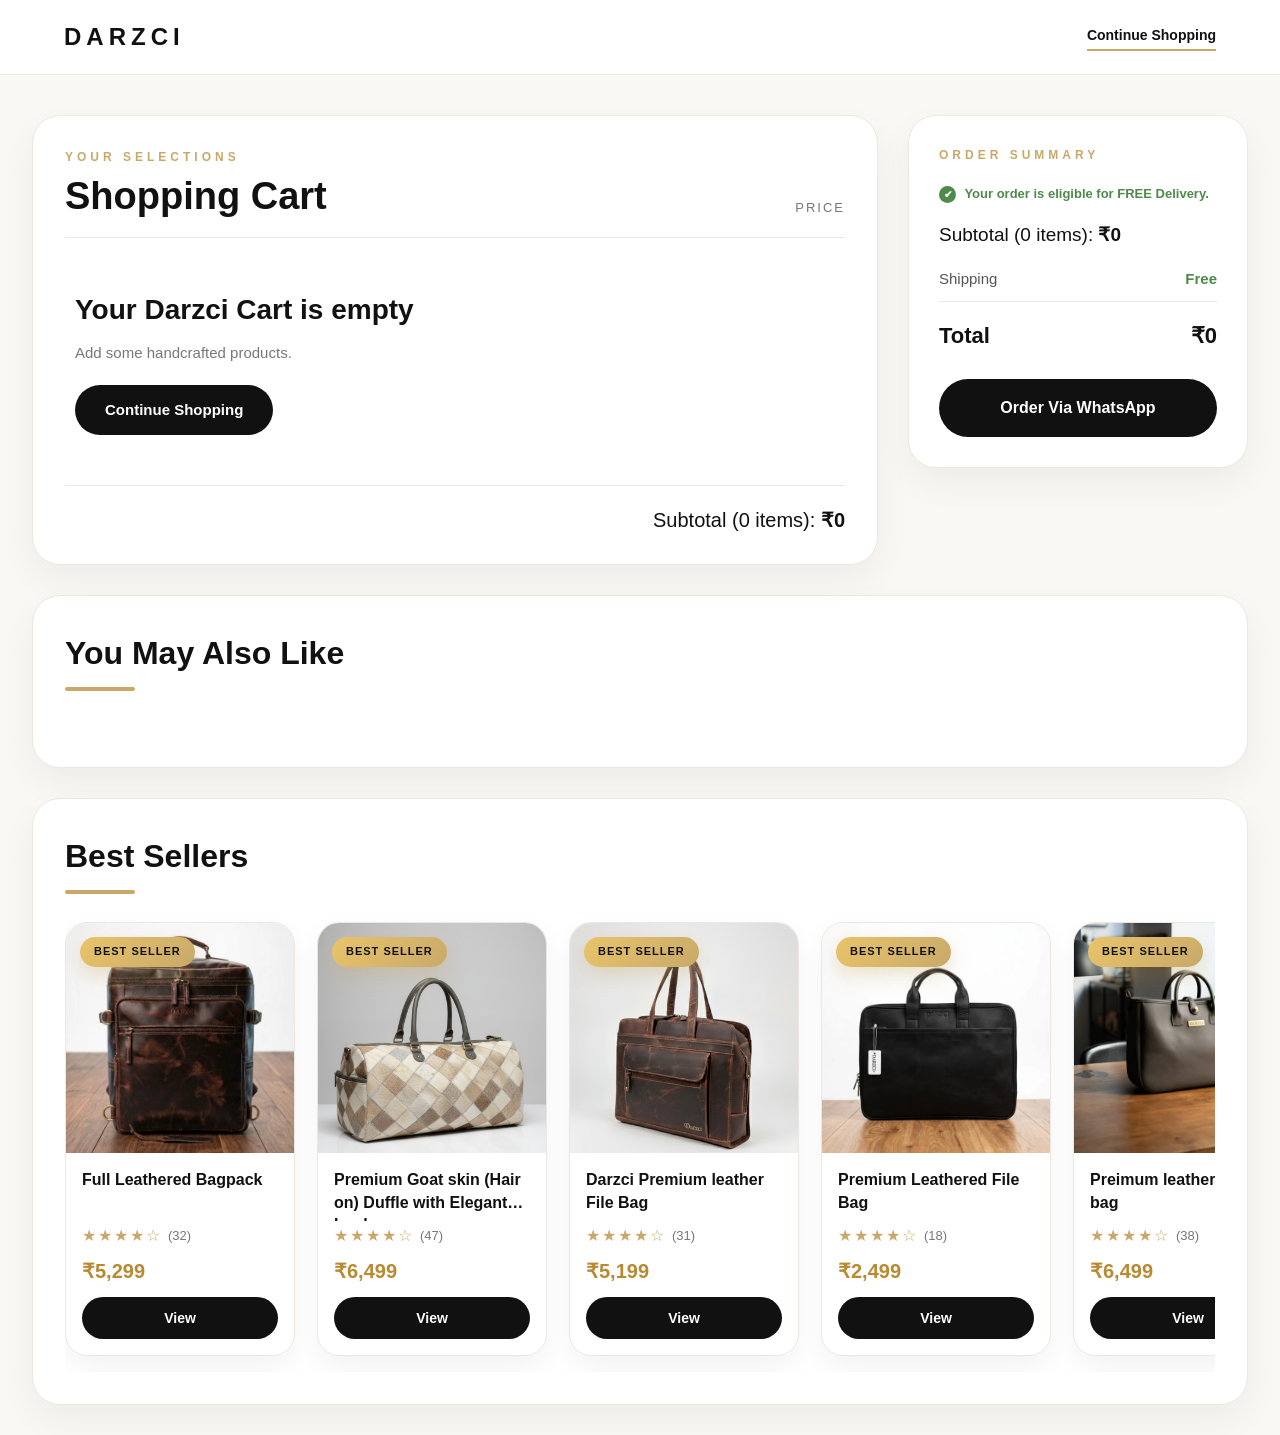
<file: cart.html>
<!DOCTYPE html>
<html lang="en">
<head>
  <meta charset="UTF-8">
  <meta name="viewport" content="width=device-width, initial-scale=1.0">
  <title>Darzci — Shopping Cart</title>
  <link rel="stylesheet" href="css/cart.css" />
</head>
<body>

<!-- =========================================
                TOP BAR
========================================= -->

<header class="cart-topbar">
  <a href="index.html" class="topbar-brand">DARZCI</a>
  <a href="product.html" class="topbar-link">Continue Shopping</a>
</header>


<!-- =========================================
                CART LAYOUT
========================================= -->

<main class="cart-section">

  <!-- LEFT : CART ITEMS -->

  <div class="cart-main">

    <div class="cart-panel">

      <div class="cart-panel-head">
        <div>
          <p class="cart-tag">YOUR SELECTIONS</p>
          <h1>Shopping Cart</h1>
        </div>
        <span class="price-label">Price</span>
      </div>

      <div class="cart-products" id="cartProducts"></div>

      <p class="cart-subtotal-line" id="bottomLine">
        Subtotal (0 items): <strong>₹0</strong>
      </p>

    </div>

  </div>


  <!-- RIGHT : SUMMARY -->

  <aside class="cart-summary">

    <p class="summary-tag">ORDER SUMMARY</p>

    <p class="delivery-note">
      <span class="tick">✔</span>
      Your order is eligible for FREE Delivery.
    </p>

    <p class="summary-line" id="summaryLine">
      Subtotal (0 items): <strong>₹0</strong>
    </p>

    <div class="summary-row">
      <span>Shipping</span>
      <span class="free">Free</span>
    </div>

    <div class="summary-total">
      <span>Total</span>
      <span id="total">₹0</span>
    </div>

    <a href="#" class="whatsapp-btn" id="whatsappOrder">
      Order Via WhatsApp
    </a>

  </aside>

</main>


<!-- =========================================
        YOU MAY ALSO LIKE / BEST SELLERS
========================================= -->

<section class="recommended-products">

  <div class="section-header">
    <h2>You May Also Like</h2>
  </div>

  <div class="product-track" id="recommendationGrid"></div>

</section>

<section class="recommended-products">

  <div class="section-header">
    <h2>Best Sellers</h2>
  </div>

  <div class="product-track" id="bestSellerGrid"></div>

</section>

<script src="js/products.js"></script>
<script src="js/cart.js"></script>
</body>
</html>
</file>
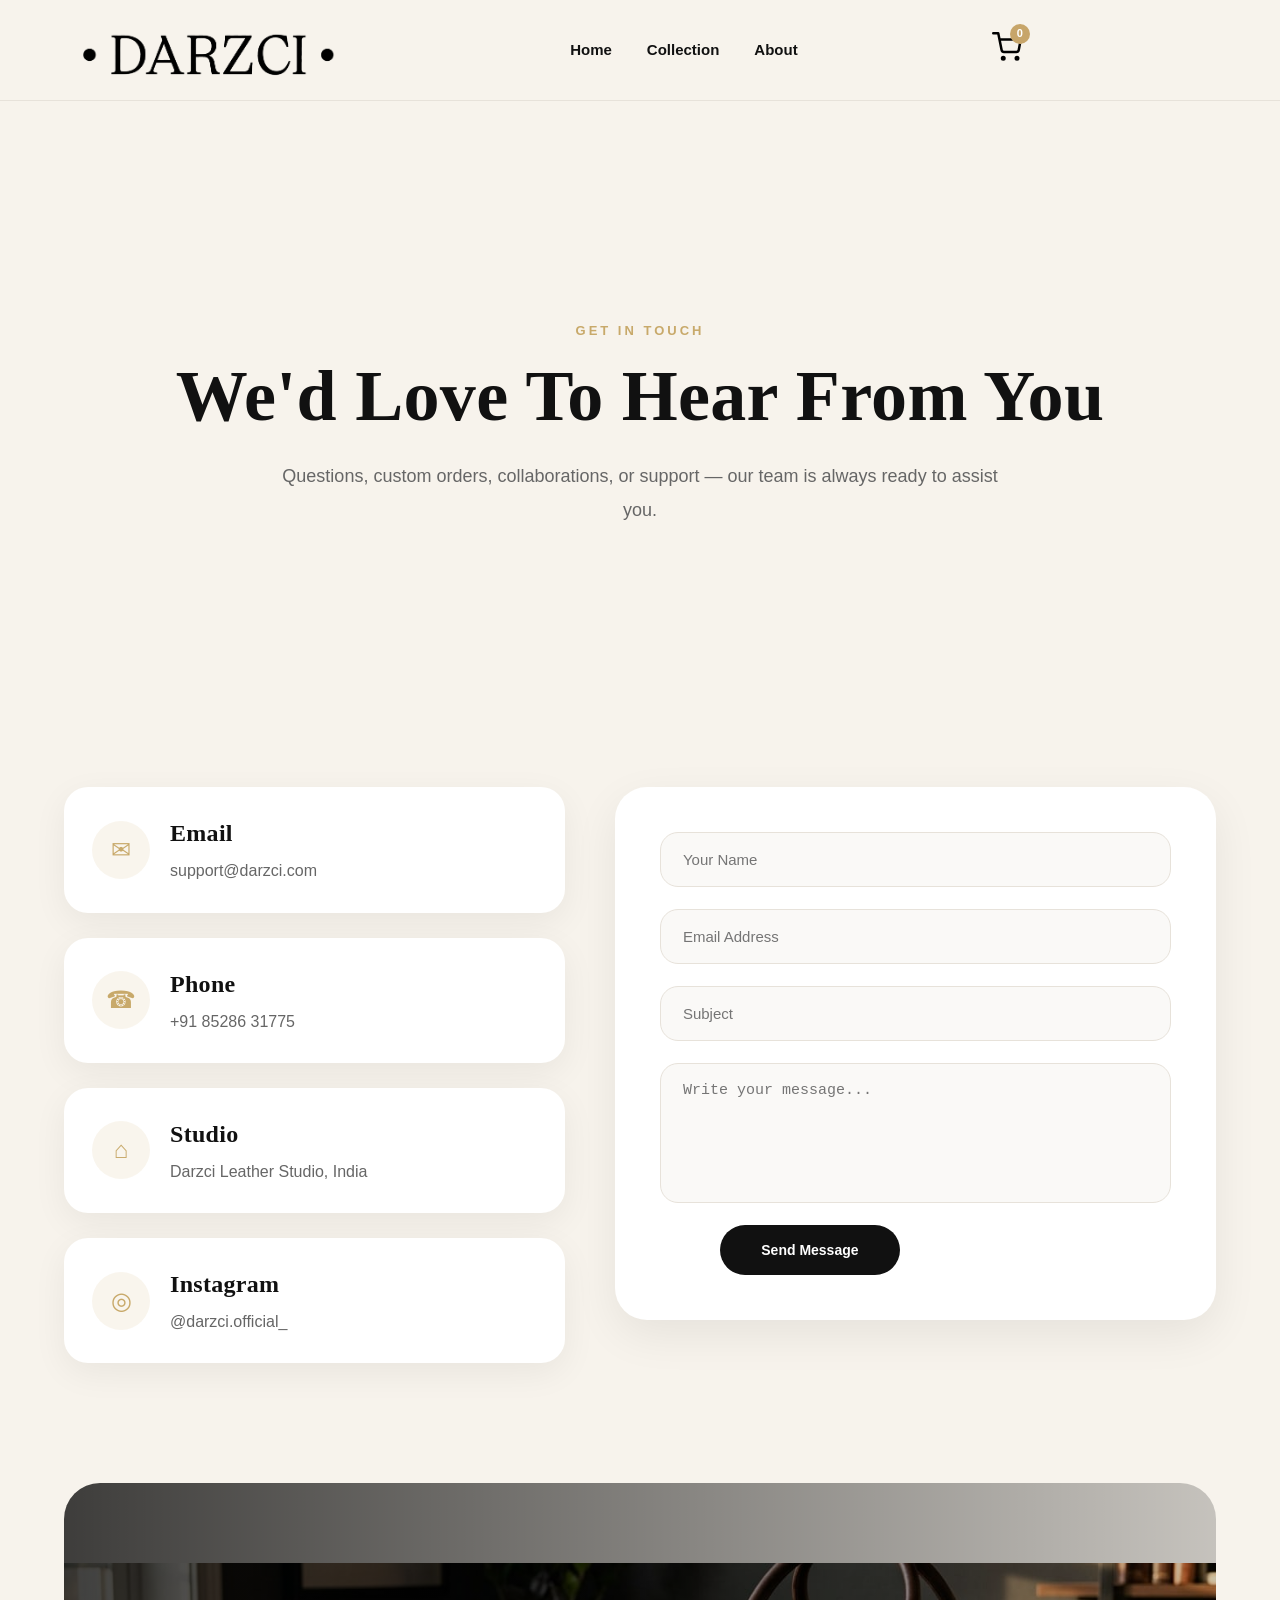
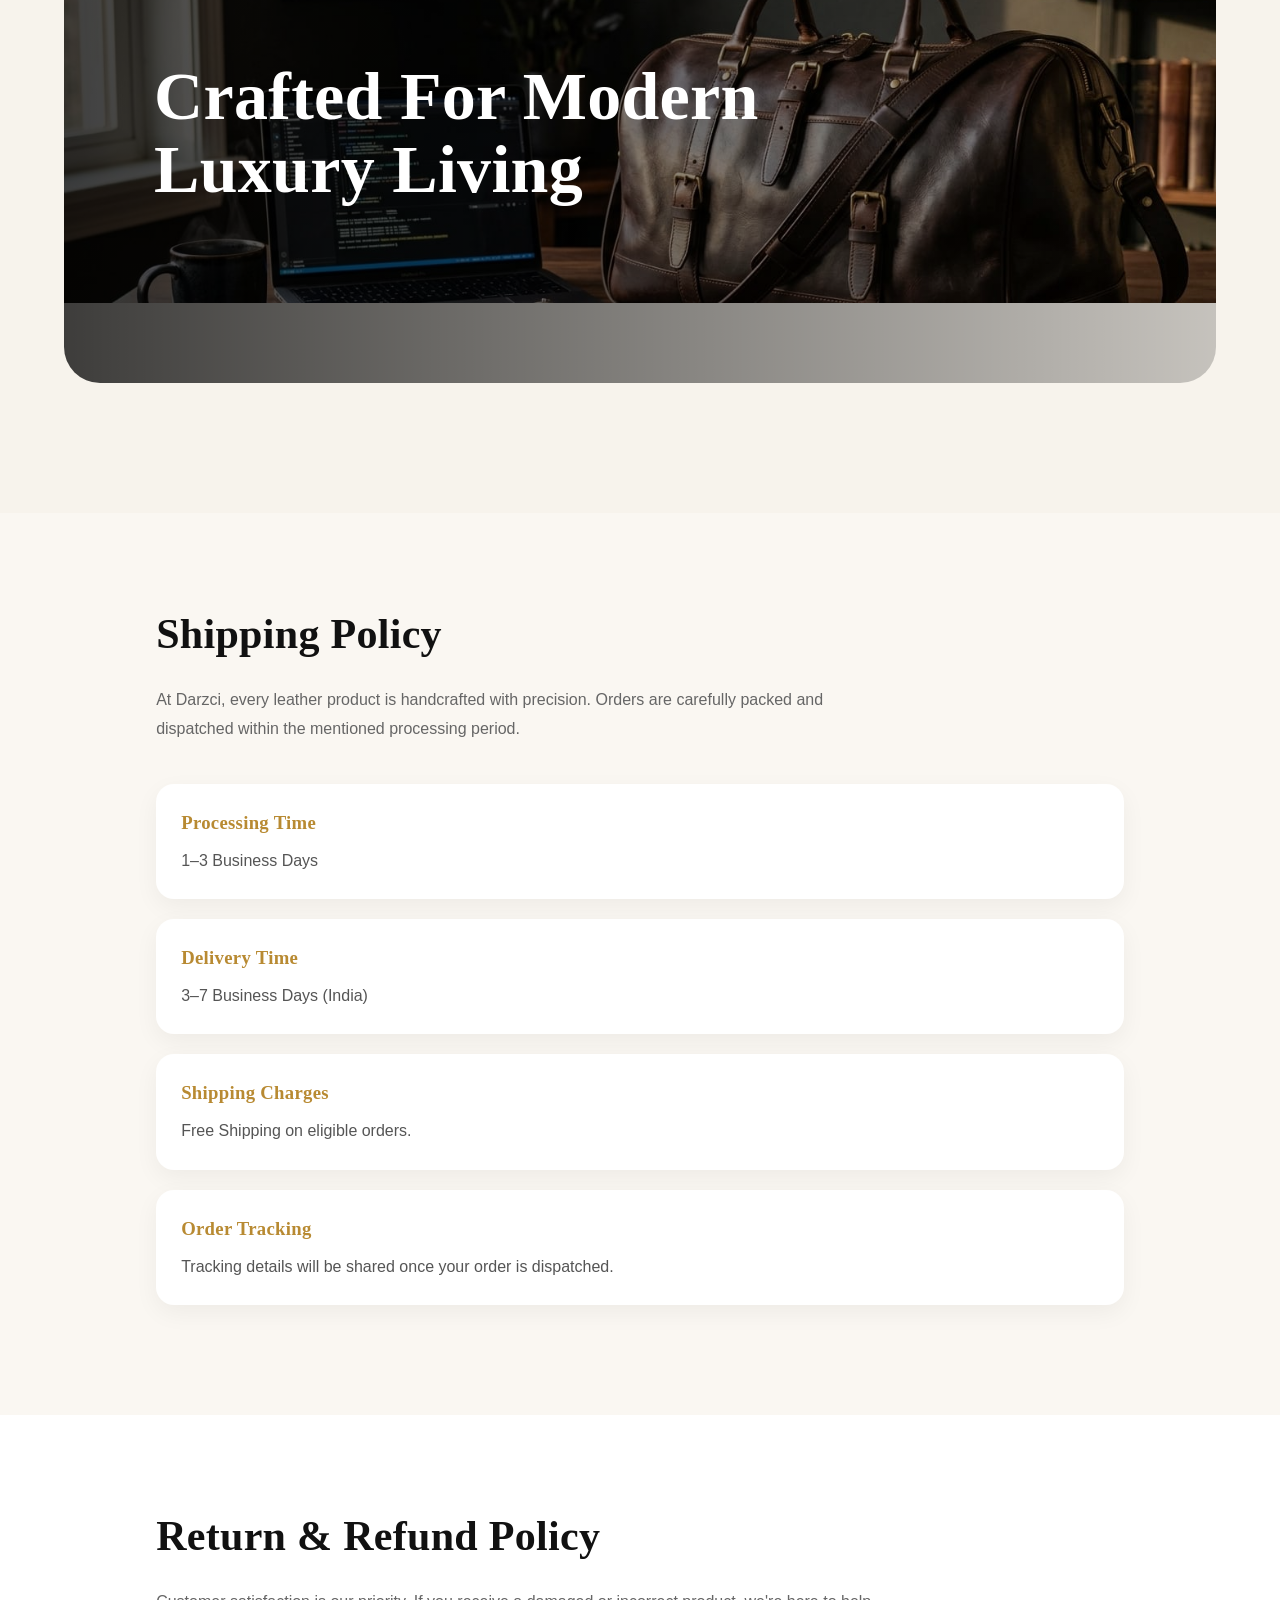
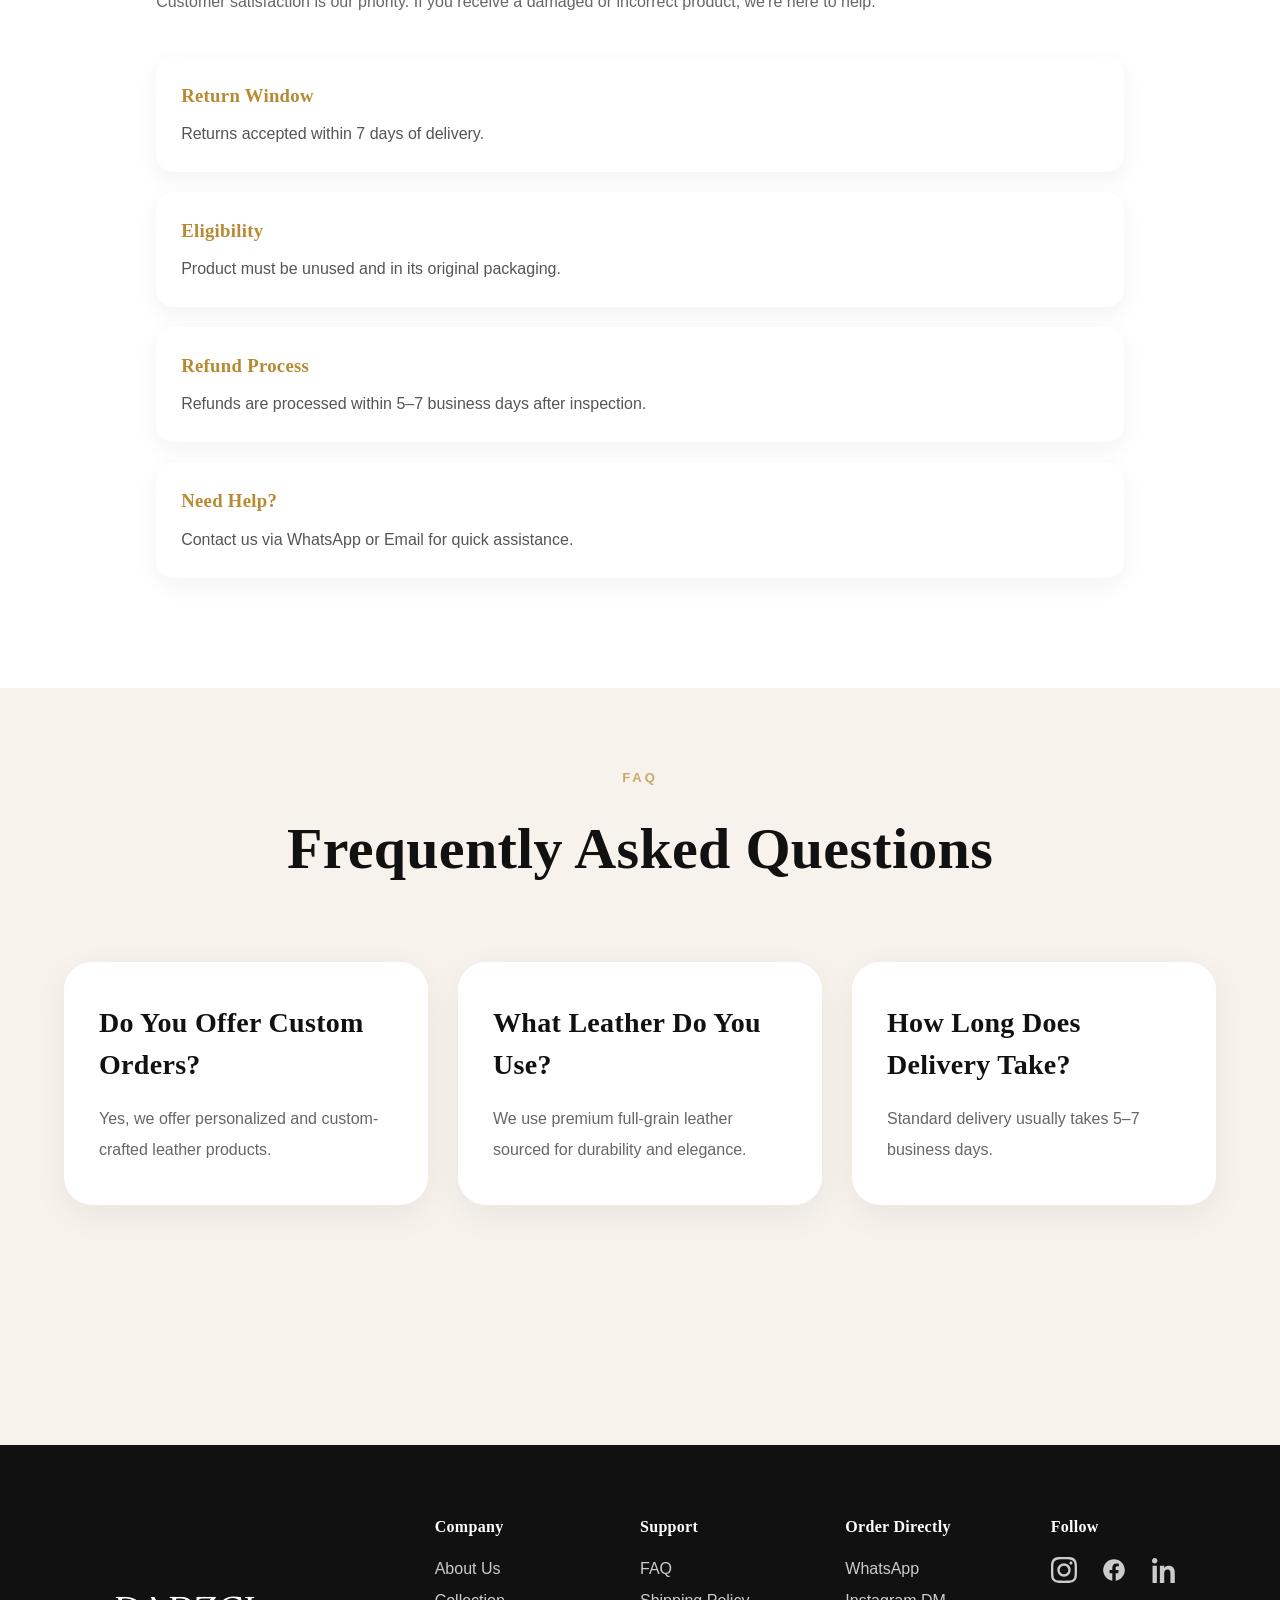
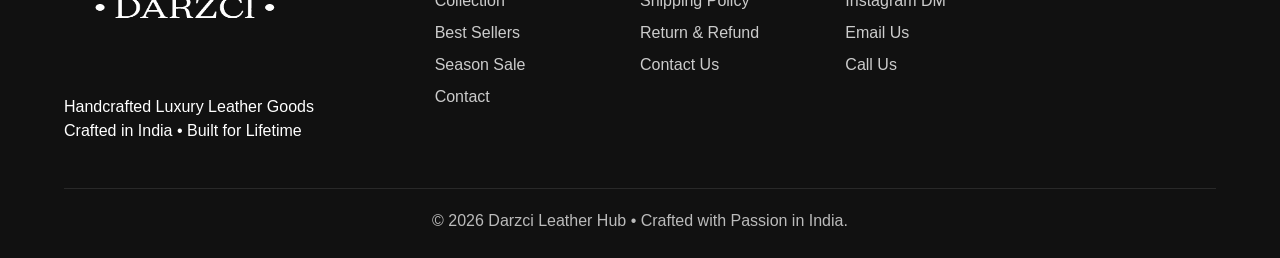
<file: Contact.html>
<!DOCTYPE html>
<html lang="en">
<head>
    <meta charset="UTF-8">
    <meta name="viewport" content="width=device-width, initial-scale=1.0">
    <title>Darzci — Contact Darzci</title>
    <link rel="stylesheet" href="css/contact.css" />
</head>
<body>
  <header class="site-header" id="siteHeader">
    <div class="container header-inner">
      <a href="index.html" class="brand">
        <!-- darzci logo -->
        <img src="image/DARZCI_transparent.png" alt="Darzci logo" class="brand-logo">
        <div class="brand-text">
          <div class="brand-title"></div>
          <div class="brand-sub"></div>
        </div>
      </a>

      <nav class="main-nav" id="mainNav">
        <a href="index.html" class="nav-link">Home</a>
        <a href="product.html" class="nav-link">Collection</a>
        <a href="about.html" class="nav-link">About</a>
      </nav>

      <a href="cart.html" class="cart-btn" aria-label="Cart">
            <svg width="30" height="30" viewBox="0 0 24 24" fill="none" stroke="white" stroke-width="2" stroke-linecap="round" stroke-linejoin="round">
    <circle cx="9" cy="21" r="1"></circle>
    <circle cx="20" cy="21" r="1"></circle>
    <path d="M1 1h4l2.68 13.39a2 2 0 0 0 2 1.61h9.72a2 2 0 0 0 2-1.61L23 6H6"></path>
  </svg>
          <div class="cart-icon">
    <i class="fa-solid fa-cart-shopping"></i>
    <span id="cartCount">0</span>
</div>
        </a>

      <div class="header-actions">
        <button class="mobile-toggle" id="mobileToggle" aria-label="Menu">☰</button>
      </div>
    </div>
  </header>
    <!-- =========================================
               CONTACT HERO
========================================= -->

<section class="contact-hero">

  <p class="contact-tag">
    GET IN TOUCH
  </p>

  <h1>
    We'd Love To Hear
    From You
  </h1>

  <p class="contact-sub">
    Questions, custom orders, collaborations,
    or support — our team is always ready
    to assist you.
  </p>

</section>



<!-- =========================================
             CONTACT SECTION
========================================= -->

<section class="contact-section container">

  <!-- LEFT SIDE -->

  <div class="contact-info">

    <!-- CARD -->

    <div class="contact-card">

      <span>✉</span>

      <div>

        <h3>Email</h3>

        <p>support@darzci.com</p>

      </div>

    </div>


    <!-- CARD -->

    <div class="contact-card">

      <span>☎</span>

      <div>

        <h3>Phone</h3>

        <p>+91 85286 31775</p>

      </div>

    </div>


    <!-- CARD -->

    <div class="contact-card">

      <span>⌂</span>

      <div>

        <h3>Studio</h3>

        <p>
          Darzci Leather Studio,
          India
        </p>

      </div>

    </div>


    <!-- CARD -->

    <div class="contact-card">

      <span>◎</span>

      <div>

        <h3>Instagram</h3>

        <p>@darzci.official_</p>

      </div>

    </div>

  </div>



<!-- RIGHT SIDE -->

<div class="contact-form-wrap">

<form
id="contactForm"
action="https://formsubmit.co/darzci.official@gmail.com"
method="POST"
class="contact-form">

<input
type="text"
name="Name"
placeholder="Your Name"
required>

<input
type="email"
name="Email"
placeholder="Email Address"
required>

<input
type="text"
name="Subject"
placeholder="Subject">

<textarea
name="Message"
placeholder="Write your message..."
rows="6"
required></textarea>

<!-- Hidden Fields -->

<input
type="hidden"
name="_subject"
value="New Inquiry from Darzci Website">

<input
type="hidden"
name="_captcha"
value="false">

<input
type="hidden"
name="_template"
value="table">

<button
type="submit"
class="btn btn-primary">

Send Message

</button>

</form>

<div id="formStatus"></div>

</div>

</div>

</section>




<!-- =========================================
               CONTACT BANNER
========================================= -->

<section class="contact-banner">

  <img
    src="image/contact-darzci.jpg"
    alt="Darzci Luxury Leather">


  <div class="contact-banner-overlay">

    <h2>
      Crafted For Modern
      Luxury Living
    </h2>

  </div>

</section>

<!-- =========================
     SHIPPING POLICY
========================= -->

<section id="shipping-policy" class="policy-section">

    <div class="container">

        <h2>Shipping Policy</h2>

        <p>
            At Darzci, every leather product is handcrafted with precision.
            Orders are carefully packed and dispatched within the mentioned
            processing period.
        </p>

        <div class="policy-box">

            <h3>Processing Time</h3>

            <p>
                1–3 Business Days
            </p>

        </div>

        <div class="policy-box">

            <h3>Delivery Time</h3>

            <p>
                3–7 Business Days (India)
            </p>

        </div>

        <div class="policy-box">

            <h3>Shipping Charges</h3>

            <p>
                Free Shipping on eligible orders.
            </p>

        </div>

        <div class="policy-box">

            <h3>Order Tracking</h3>

            <p>
                Tracking details will be shared once your order is dispatched.
            </p>

        </div>

    </div>

</section>

<!-- =========================
      RETURN & REFUND
========================= -->

<section id="refund-policy" class="policy-section">

    <div class="container">

        <h2>Return & Refund Policy</h2>

        <p>
            Customer satisfaction is our priority.
            If you receive a damaged or incorrect product,
            we're here to help.
        </p>

        <div class="policy-box">

            <h3>Return Window</h3>

            <p>
                Returns accepted within 7 days of delivery.
            </p>

        </div>

        <div class="policy-box">

            <h3>Eligibility</h3>

            <p>
                Product must be unused and in its original packaging.
            </p>

        </div>

        <div class="policy-box">

            <h3>Refund Process</h3>

            <p>
                Refunds are processed within 5–7 business days after inspection.
            </p>

        </div>

        <div class="policy-box">

            <h3>Need Help?</h3>

            <p>
                Contact us via WhatsApp or Email for quick assistance.
            </p>

        </div>

    </div>

</section>




<!-- =========================================
                  FAQ
========================================= -->

<section class="faq-section container" id="faq">

  <p class="faq-tag">
    FAQ
  </p>

  <h2 class="faq-title">
    Frequently Asked Questions
  </h2>


  <div class="faq-grid">

    <!-- FAQ -->

    <div class="faq-card">

      <h3>
        Do You Offer Custom Orders?
      </h3>

      <p>
        Yes, we offer personalized and
        custom-crafted leather products.
      </p>

    </div>


    <div class="faq-card">

      <h3>
        What Leather Do You Use?
      </h3>

      <p>
        We use premium full-grain leather
        sourced for durability and elegance.
      </p>

    </div>


    <div class="faq-card">

      <h3>
        How Long Does Delivery Take?
      </h3>

      <p>
        Standard delivery usually takes
        5–7 business days.
      </p>

    </div>

  </div>

</section>
   <!-- FOOTER -->
  <footer class="site-footer">
    <div class="container">
      <div class="footer-grid">
        <div class="footer-brand">
          <img src="image/DARZCI_white_transparent.png" alt="Darzci Logo" class="footer-logo-circle">
          <p>Handcrafted Luxury Leather Goods</p>
          <p class="footer-luxury-line"> Crafted in India • Built for Lifetime</p>
        </div>

        <div class="footer-column">
          <h4>Company</h4>
          <ul>
            <li><a href="About.html" class="footer-link">About Us</a></li>
          </ul>
          <ul>
            <li><a href="product.html" class="footer-link">Collection</a></li>
          </ul>
          <ul>
            <li><a href="index.html#bestSellerContainer" class="footer-link">Best Sellers</a></li>
          </ul>
          <ul>
            <li><a href="offer.html" class="footer-link">Season Sale</a></li>
          </ul>
          <ul>
            <li><a href="Contact.html" class="footer-link">Contact</a></li>
          </ul>
        </div>

        <div class="footer-column">
          <h4>Support</h4>
          <ul>
            <li><a href="Contact.html#faq" class="footer-link">FAQ</a></li>
          </ul>
          <ul>
            <li><a href="Contact.html#shipping-policy" class="footer-link">Shipping Policy</a></li>
          </ul>
          <ul>
            <li><a href="Contact.html#refund-policy" class="footer-link">Return & Refund</a></li>
          </ul>
          <ul>
            <li><a href="Contact.html" class="footer-link">Contact Us</a></li>
          </ul>
        </div>

        <div class="footer-column">
          <h4>Order Directly</h4>
          <ul>
            <li><a href="https://wa.me/+918528631775" class="footer-link">WhatsApp</a></li>
          </ul>
          <ul>
            <li><a href="https://www.instagram.com/direct/t/17847196368603336/?hl=en" class="footer-link">Instagram DM</a></li>
          </ul>
          <ul>
            <li><a href="mailto:darzci.official@gmail.com" class="footer-link">Email Us</a></li>
          </ul>
           <ul>
            <li><a href="tel:+918528631775" class="footer-link">Call Us</a></li>
          </ul>
        </div>

        <div class="footer-column">
          <h4>Follow</h4>
          <div class="social-links">
            <a href="https://www.instagram.com/darzci.official_/?next=%2F" target="_blank" aria-label="Instagram">
              <svg class="instagram-icon" viewBox="0 0 24 24">
                <path
                  d="M12 2.163c3.204 0 3.584.012 4.85.07 3.252.148 4.771 1.691 4.919 4.919.058 1.265.069 1.645.069 4.849 0 3.205-.012 3.584-.069 4.849-.149 3.225-1.664 4.771-4.919 4.919-1.266.058-1.644.07-4.85.07-3.204 0-3.584-.012-4.849-.07-3.26-.149-4.771-1.699-4.919-4.92-.058-1.265-.07-1.644-.07-4.849 0-3.204.013-3.583.07-4.849.149-3.227 1.664-4.771 4.919-4.919 1.266-.057 1.645-.069 4.849-.069zm0-2.163c-3.259 0-3.667.014-4.947.072-4.358.2-6.78 2.618-6.98 6.98-.059 1.281-.073 1.689-.073 4.948 0 3.259.014 3.668.072 4.948.2 4.358 2.618 6.78 6.98 6.98 1.281.058 1.689.072 4.948.072 3.259 0 3.668-.014 4.948-.072 4.354-.2 6.782-2.618 6.979-6.98.059-1.28.073-1.689.073-4.948 0-3.259-.014-3.667-.072-4.947-.196-4.354-2.617-6.78-6.979-6.98-1.281-.059-1.69-.073-4.949-.073zm0 5.838c-3.403 0-6.162 2.759-6.162 6.162s2.759 6.163 6.162 6.163 6.162-2.759 6.162-6.163-2.759-6.162-6.162-6.162zm0 10.162c-2.209 0-4-1.79-4-4 0-2.209 1.791-4 4-4s4 1.791 4 4c0 2.21-1.791 4-4 4zm6.406-11.845c-.796 0-1.441.645-1.441 1.44s.645 1.44 1.441 1.44c.795 0 1.439-.645 1.439-1.44s-.644-1.44-1.439-1.44z" />
              </svg>
              </a>
              <a href="https://www.facebook.com/share/1DrLrmLKwM/" target="_blank" aria-label="Facebook">
              <svg class="Facebook-icon" viewBox="0 0 24 24">
                <path
                  d="M22 12.07C22 6.477 17.523 2 12 2S2 6.477 2 12.07c0 5.017 3.657 9.178 8.438 9.93v-7.03H7.898v-2.9h2.54V9.845c0-2.522 1.492-3.916 3.777-3.916 1.094 0 2.238.196 2.238.196v2.475h-1.26c-1.243 0-1.63.776-1.63 1.572v1.888h2.773l-.443 2.9h-2.33V22c4.781-.752 8.437-4.913 8.437-9.93z" />
              </svg>
            </a>
            <a href="https://www.linkedin.com/in/darzci-leather-hub-650a55393?utm_source=share_via&utm_content=profile&utm_medium=member_android" target="_blank" aria-label="LinkedIn">
    <svg class="linkedin-icon" viewBox="0 0 24 24">
        <path d="M4.98 3.5C4.98 4.88 3.86 6 2.49 6S0 4.88 0 3.5 1.11 1 2.49 1s2.49 1.12 2.49 2.5zM.5 8h4V24h-4V8zm7 0h3.83v2.16h.05c.53-1.01 1.84-2.08 3.79-2.08C19.22 8.08 21 10.29 21 14.36V24h-4v-8.01c0-1.91-.03-4.37-2.66-4.37-2.66 0-3.07 2.08-3.07 4.23V24h-4V8z"/>
    </svg>
</a>
          </div>
        </div>
      </div>

      <div class="footer-bottom">
        <p> © 2026 Darzci Leather Hub • Crafted with Passion in India.
</p>
      </div>
    </div>
  </footer>
  </footer>
</body>
<!-- JS -->
   <script src="js/contact.js"></script>
</html>
</file>
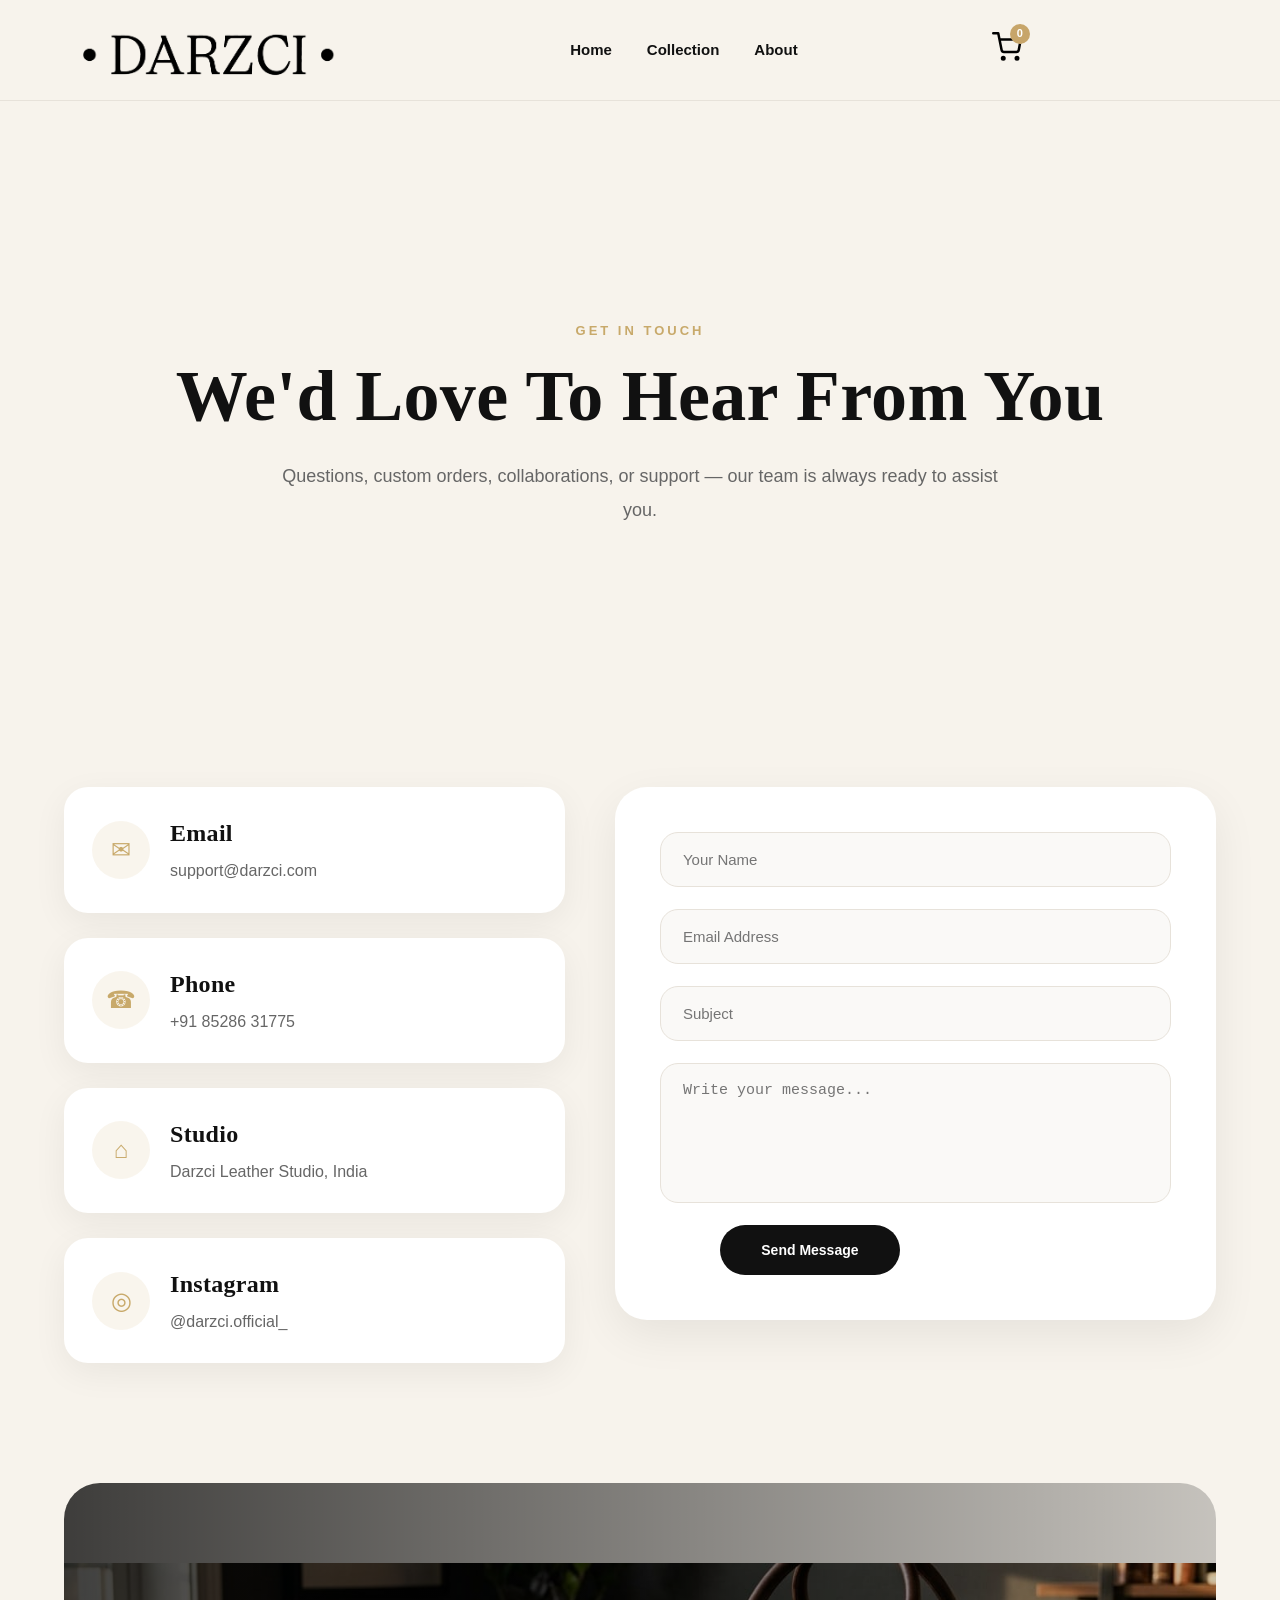
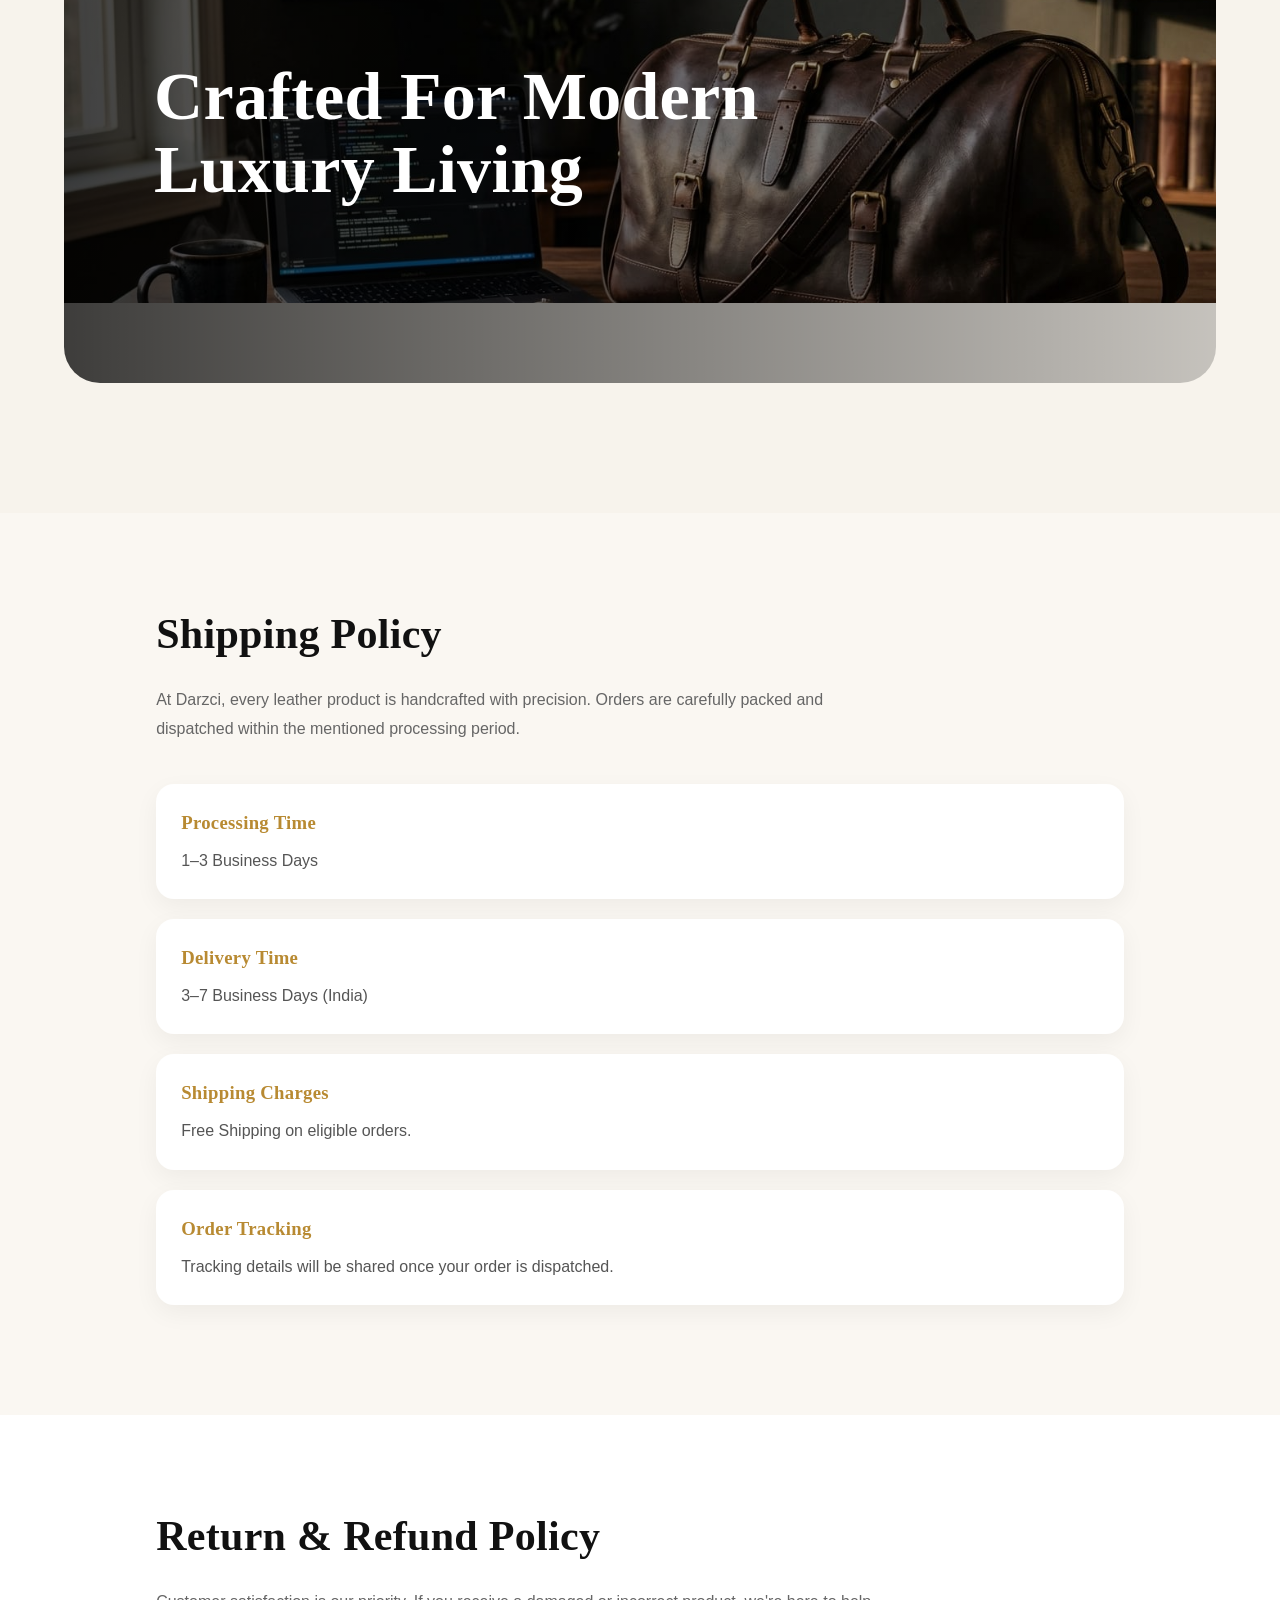
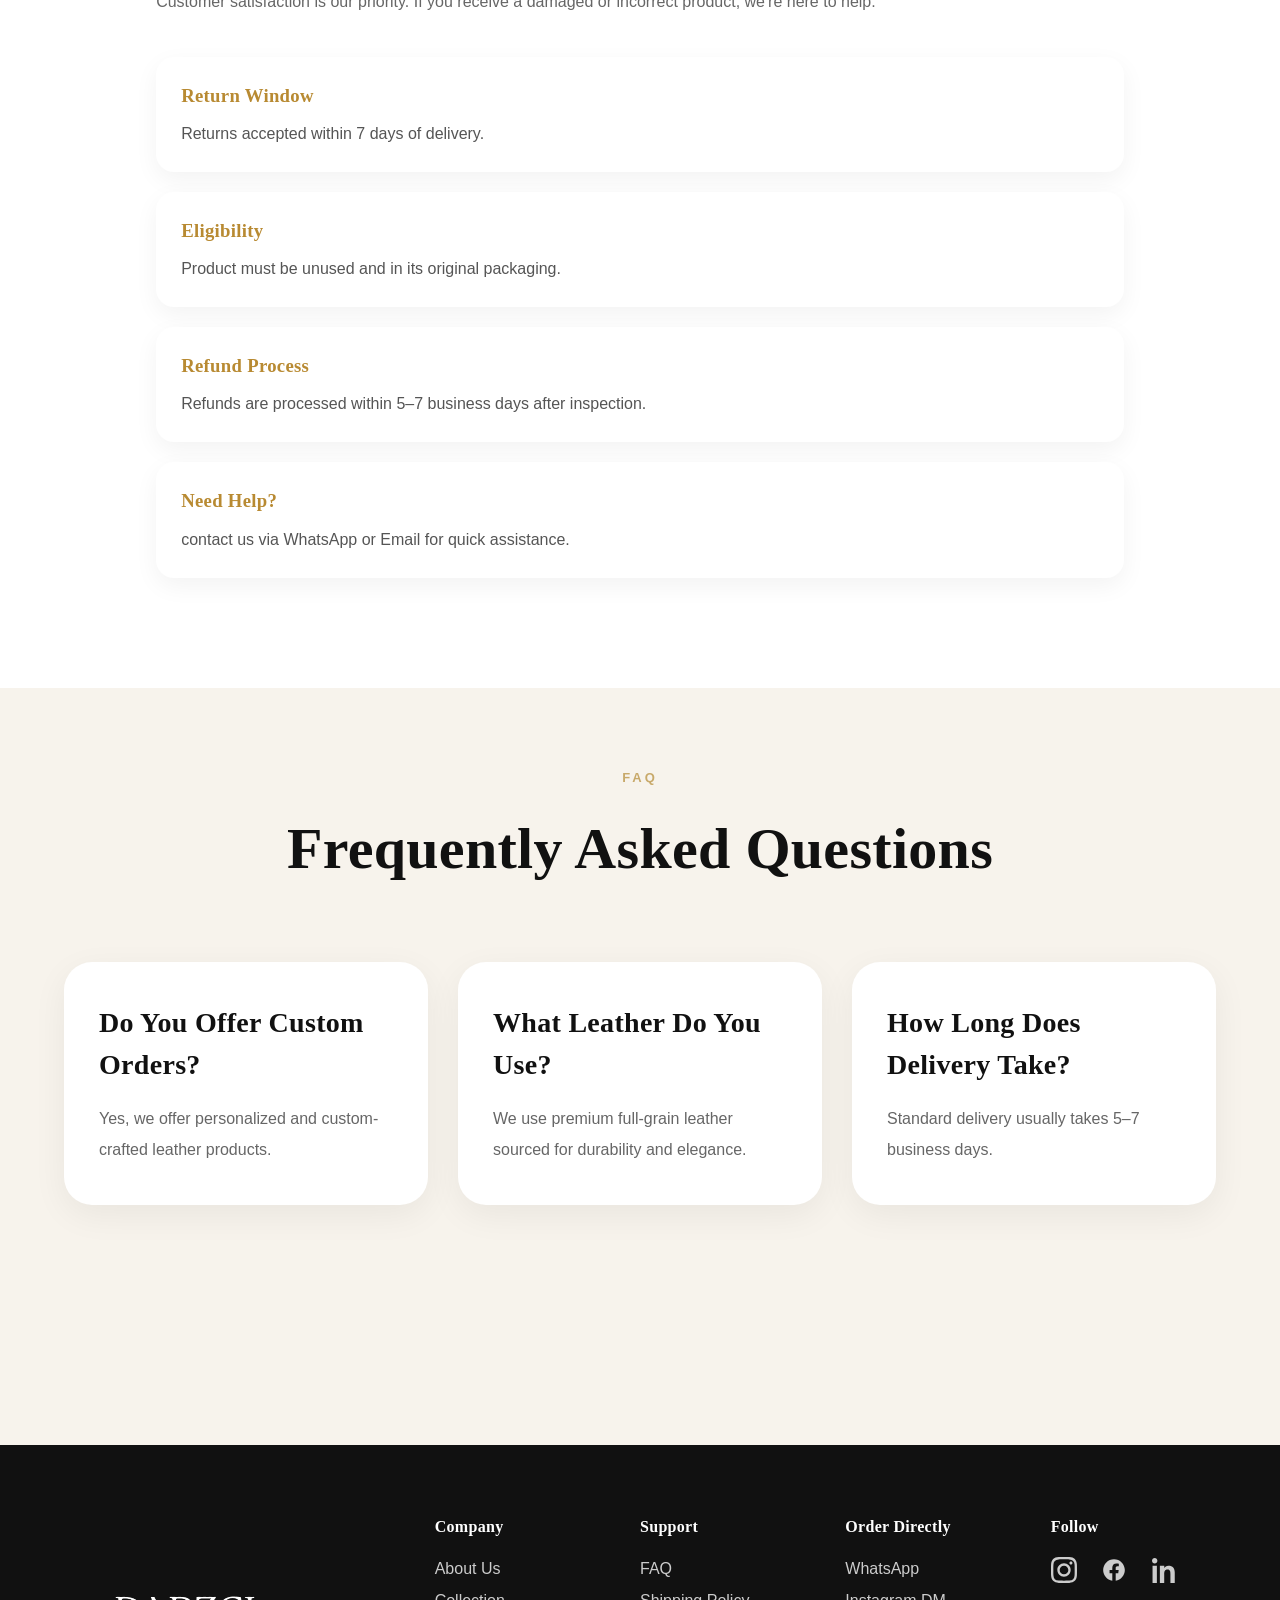
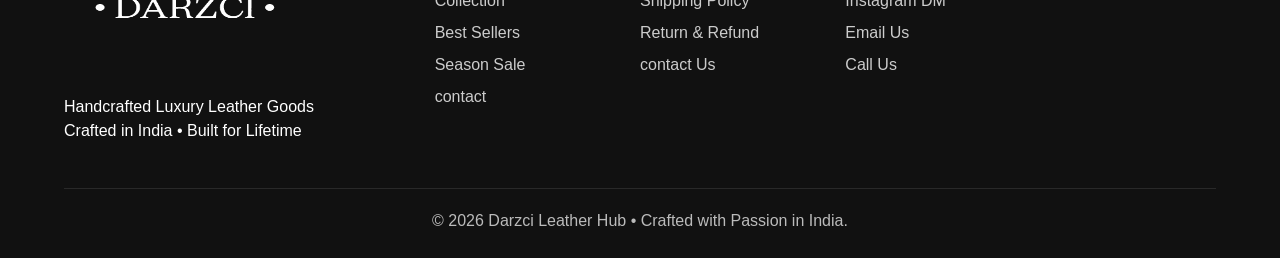
<file: contact.html>
<!DOCTYPE html>
<html lang="en">
<head>
    <meta charset="UTF-8">
    <meta name="viewport" content="width=device-width, initial-scale=1.0">
    <title>Darzci — contact Darzci</title>
    <link rel="stylesheet" href="css/contact.css" />
</head>
<body>
  <header class="site-header" id="siteHeader">
    <div class="container header-inner">
      <a href="index.html" class="brand">
        <!-- darzci logo -->
        <img src="image/DARZCI_transparent.png" alt="Darzci logo" class="brand-logo">
        <div class="brand-text">
          <div class="brand-title"></div>
          <div class="brand-sub"></div>
        </div>
      </a>

      <nav class="main-nav" id="mainNav">
        <a href="index.html" class="nav-link">Home</a>
        <a href="product.html" class="nav-link">Collection</a>
        <a href="about.html" class="nav-link">About</a>
      </nav>

      <a href="cart.html" class="cart-btn" aria-label="Cart">
            <svg width="30" height="30" viewBox="0 0 24 24" fill="none" stroke="white" stroke-width="2" stroke-linecap="round" stroke-linejoin="round">
    <circle cx="9" cy="21" r="1"></circle>
    <circle cx="20" cy="21" r="1"></circle>
    <path d="M1 1h4l2.68 13.39a2 2 0 0 0 2 1.61h9.72a2 2 0 0 0 2-1.61L23 6H6"></path>
  </svg>
          <div class="cart-icon">
    <i class="fa-solid fa-cart-shopping"></i>
    <span id="cartCount">0</span>
</div>
        </a>

      <div class="header-actions">
        <button class="mobile-toggle" id="mobileToggle" aria-label="Menu">☰</button>
      </div>
    </div>
  </header>
    <!-- =========================================
               contact HERO
========================================= -->

<section class="contact-hero">

  <p class="contact-tag">
    GET IN TOUCH
  </p>

  <h1>
    We'd Love To Hear
    From You
  </h1>

  <p class="contact-sub">
    Questions, custom orders, collaborations,
    or support — our team is always ready
    to assist you.
  </p>

</section>



<!-- =========================================
             contact SECTION
========================================= -->

<section class="contact-section container">

  <!-- LEFT SIDE -->

  <div class="contact-info">

    <!-- CARD -->

    <div class="contact-card">

      <span>✉</span>

      <div>

        <h3>Email</h3>

        <p>support@darzci.com</p>

      </div>

    </div>


    <!-- CARD -->

    <div class="contact-card">

      <span>☎</span>

      <div>

        <h3>Phone</h3>

        <p>+91 85286 31775</p>

      </div>

    </div>


    <!-- CARD -->

    <div class="contact-card">

      <span>⌂</span>

      <div>

        <h3>Studio</h3>

        <p>
          Darzci Leather Studio,
          India
        </p>

      </div>

    </div>


    <!-- CARD -->

    <div class="contact-card">

      <span>◎</span>

      <div>

        <h3>Instagram</h3>

        <p>@darzci.official_</p>

      </div>

    </div>

  </div>



<!-- RIGHT SIDE -->

<div class="contact-form-wrap">

<form
id="contactForm"
action="https://formsubmit.co/darzci.official@gmail.com"
method="POST"
class="contact-form">

<input
type="text"
name="Name"
placeholder="Your Name"
required>

<input
type="email"
name="Email"
placeholder="Email Address"
required>

<input
type="text"
name="Subject"
placeholder="Subject">

<textarea
name="Message"
placeholder="Write your message..."
rows="6"
required></textarea>

<!-- Hidden Fields -->

<input
type="hidden"
name="_subject"
value="New Inquiry from Darzci Website">

<input
type="hidden"
name="_captcha"
value="false">

<input
type="hidden"
name="_template"
value="table">

<button
type="submit"
class="btn btn-primary">

Send Message

</button>

</form>

<div id="formStatus"></div>

</div>

</div>

</section>




<!-- =========================================
               contact BANNER
========================================= -->

<section class="contact-banner">

  <img
    src="image/contact-darzci.jpg"
    alt="Darzci Luxury Leather">


  <div class="contact-banner-overlay">

    <h2>
      Crafted For Modern
      Luxury Living
    </h2>

  </div>

</section>

<!-- =========================
     SHIPPING POLICY
========================= -->

<section id="shipping-policy" class="policy-section">

    <div class="container">

        <h2>Shipping Policy</h2>

        <p>
            At Darzci, every leather product is handcrafted with precision.
            Orders are carefully packed and dispatched within the mentioned
            processing period.
        </p>

        <div class="policy-box">

            <h3>Processing Time</h3>

            <p>
                1–3 Business Days
            </p>

        </div>

        <div class="policy-box">

            <h3>Delivery Time</h3>

            <p>
                3–7 Business Days (India)
            </p>

        </div>

        <div class="policy-box">

            <h3>Shipping Charges</h3>

            <p>
                Free Shipping on eligible orders.
            </p>

        </div>

        <div class="policy-box">

            <h3>Order Tracking</h3>

            <p>
                Tracking details will be shared once your order is dispatched.
            </p>

        </div>

    </div>

</section>

<!-- =========================
      RETURN & REFUND
========================= -->

<section id="refund-policy" class="policy-section">

    <div class="container">

        <h2>Return & Refund Policy</h2>

        <p>
            Customer satisfaction is our priority.
            If you receive a damaged or incorrect product,
            we're here to help.
        </p>

        <div class="policy-box">

            <h3>Return Window</h3>

            <p>
                Returns accepted within 7 days of delivery.
            </p>

        </div>

        <div class="policy-box">

            <h3>Eligibility</h3>

            <p>
                Product must be unused and in its original packaging.
            </p>

        </div>

        <div class="policy-box">

            <h3>Refund Process</h3>

            <p>
                Refunds are processed within 5–7 business days after inspection.
            </p>

        </div>

        <div class="policy-box">

            <h3>Need Help?</h3>

            <p>
                contact us via WhatsApp or Email for quick assistance.
            </p>

        </div>

    </div>

</section>




<!-- =========================================
                  FAQ
========================================= -->

<section class="faq-section container" id="faq">

  <p class="faq-tag">
    FAQ
  </p>

  <h2 class="faq-title">
    Frequently Asked Questions
  </h2>


  <div class="faq-grid">

    <!-- FAQ -->

    <div class="faq-card">

      <h3>
        Do You Offer Custom Orders?
      </h3>

      <p>
        Yes, we offer personalized and
        custom-crafted leather products.
      </p>

    </div>


    <div class="faq-card">

      <h3>
        What Leather Do You Use?
      </h3>

      <p>
        We use premium full-grain leather
        sourced for durability and elegance.
      </p>

    </div>


    <div class="faq-card">

      <h3>
        How Long Does Delivery Take?
      </h3>

      <p>
        Standard delivery usually takes
        5–7 business days.
      </p>

    </div>

  </div>

</section>
   <!-- FOOTER -->
  <footer class="site-footer">
    <div class="container">
      <div class="footer-grid">
        <div class="footer-brand">
          <img src="image/DARZCI_white_transparent.png" alt="Darzci Logo" class="footer-logo-circle">
          <p>Handcrafted Luxury Leather Goods</p>
          <p class="footer-luxury-line"> Crafted in India • Built for Lifetime</p>
        </div>

        <div class="footer-column">
          <h4>Company</h4>
          <ul>
            <li><a href="about.html" class="footer-link">About Us</a></li>
          </ul>
          <ul>
            <li><a href="product.html" class="footer-link">Collection</a></li>
          </ul>
          <ul>
            <li><a href="index.html#bestSellerContainer" class="footer-link">Best Sellers</a></li>
          </ul>
          <ul>
            <li><a href="offer.html" class="footer-link">Season Sale</a></li>
          </ul>
          <ul>
            <li><a href="contact.html" class="footer-link">contact</a></li>
          </ul>
        </div>

        <div class="footer-column">
          <h4>Support</h4>
          <ul>
            <li><a href="contact.html#faq" class="footer-link">FAQ</a></li>
          </ul>
          <ul>
            <li><a href="contact.html#shipping-policy" class="footer-link">Shipping Policy</a></li>
          </ul>
          <ul>
            <li><a href="contact.html#refund-policy" class="footer-link">Return & Refund</a></li>
          </ul>
          <ul>
            <li><a href="contact.html" class="footer-link">contact Us</a></li>
          </ul>
        </div>

        <div class="footer-column">
          <h4>Order Directly</h4>
          <ul>
            <li><a href="https://wa.me/+918528631775" class="footer-link">WhatsApp</a></li>
          </ul>
          <ul>
            <li><a href="https://www.instagram.com/direct/t/17847196368603336/?hl=en" class="footer-link">Instagram DM</a></li>
          </ul>
          <ul>
            <li><a href="mailto:darzci.official@gmail.com" class="footer-link">Email Us</a></li>
          </ul>
           <ul>
            <li><a href="tel:+918528631775" class="footer-link">Call Us</a></li>
          </ul>
        </div>

        <div class="footer-column">
          <h4>Follow</h4>
          <div class="social-links">
            <a href="https://www.instagram.com/darzci.official_/?next=%2F" target="_blank" aria-label="Instagram">
              <svg class="instagram-icon" viewBox="0 0 24 24">
                <path
                  d="M12 2.163c3.204 0 3.584.012 4.85.07 3.252.148 4.771 1.691 4.919 4.919.058 1.265.069 1.645.069 4.849 0 3.205-.012 3.584-.069 4.849-.149 3.225-1.664 4.771-4.919 4.919-1.266.058-1.644.07-4.85.07-3.204 0-3.584-.012-4.849-.07-3.26-.149-4.771-1.699-4.919-4.92-.058-1.265-.07-1.644-.07-4.849 0-3.204.013-3.583.07-4.849.149-3.227 1.664-4.771 4.919-4.919 1.266-.057 1.645-.069 4.849-.069zm0-2.163c-3.259 0-3.667.014-4.947.072-4.358.2-6.78 2.618-6.98 6.98-.059 1.281-.073 1.689-.073 4.948 0 3.259.014 3.668.072 4.948.2 4.358 2.618 6.78 6.98 6.98 1.281.058 1.689.072 4.948.072 3.259 0 3.668-.014 4.948-.072 4.354-.2 6.782-2.618 6.979-6.98.059-1.28.073-1.689.073-4.948 0-3.259-.014-3.667-.072-4.947-.196-4.354-2.617-6.78-6.979-6.98-1.281-.059-1.69-.073-4.949-.073zm0 5.838c-3.403 0-6.162 2.759-6.162 6.162s2.759 6.163 6.162 6.163 6.162-2.759 6.162-6.163-2.759-6.162-6.162-6.162zm0 10.162c-2.209 0-4-1.79-4-4 0-2.209 1.791-4 4-4s4 1.791 4 4c0 2.21-1.791 4-4 4zm6.406-11.845c-.796 0-1.441.645-1.441 1.44s.645 1.44 1.441 1.44c.795 0 1.439-.645 1.439-1.44s-.644-1.44-1.439-1.44z" />
              </svg>
              </a>
              <a href="https://www.facebook.com/share/1DrLrmLKwM/" target="_blank" aria-label="Facebook">
              <svg class="Facebook-icon" viewBox="0 0 24 24">
                <path
                  d="M22 12.07C22 6.477 17.523 2 12 2S2 6.477 2 12.07c0 5.017 3.657 9.178 8.438 9.93v-7.03H7.898v-2.9h2.54V9.845c0-2.522 1.492-3.916 3.777-3.916 1.094 0 2.238.196 2.238.196v2.475h-1.26c-1.243 0-1.63.776-1.63 1.572v1.888h2.773l-.443 2.9h-2.33V22c4.781-.752 8.437-4.913 8.437-9.93z" />
              </svg>
            </a>
            <a href="https://www.linkedin.com/in/darzci-leather-hub-650a55393?utm_source=share_via&utm_content=profile&utm_medium=member_android" target="_blank" aria-label="LinkedIn">
    <svg class="linkedin-icon" viewBox="0 0 24 24">
        <path d="M4.98 3.5C4.98 4.88 3.86 6 2.49 6S0 4.88 0 3.5 1.11 1 2.49 1s2.49 1.12 2.49 2.5zM.5 8h4V24h-4V8zm7 0h3.83v2.16h.05c.53-1.01 1.84-2.08 3.79-2.08C19.22 8.08 21 10.29 21 14.36V24h-4v-8.01c0-1.91-.03-4.37-2.66-4.37-2.66 0-3.07 2.08-3.07 4.23V24h-4V8z"/>
    </svg>
</a>
          </div>
        </div>
      </div>

      <div class="footer-bottom">
        <p> © 2026 Darzci Leather Hub • Crafted with Passion in India.
</p>
      </div>
    </div>
  </footer>
  </footer>
</body>
<!-- JS -->
   <script src="js/contact.js"></script>
</html>
</file>
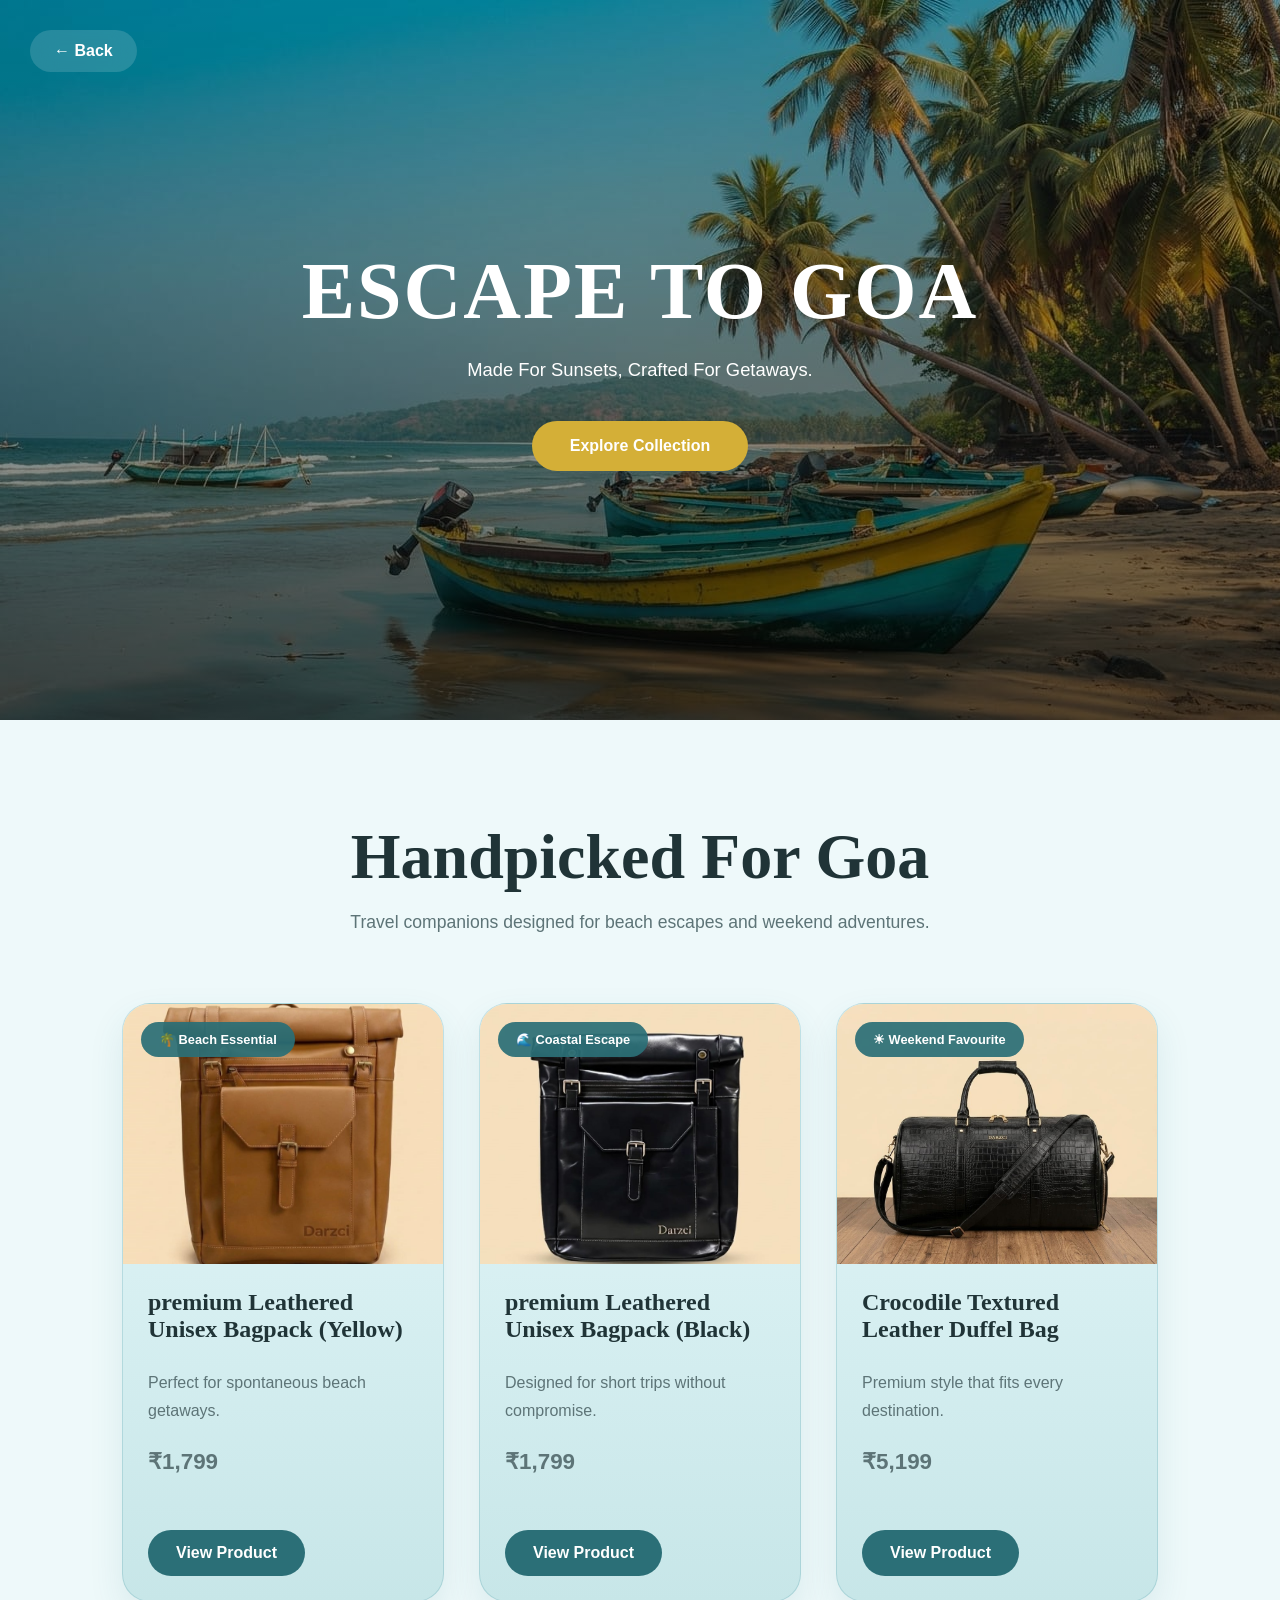
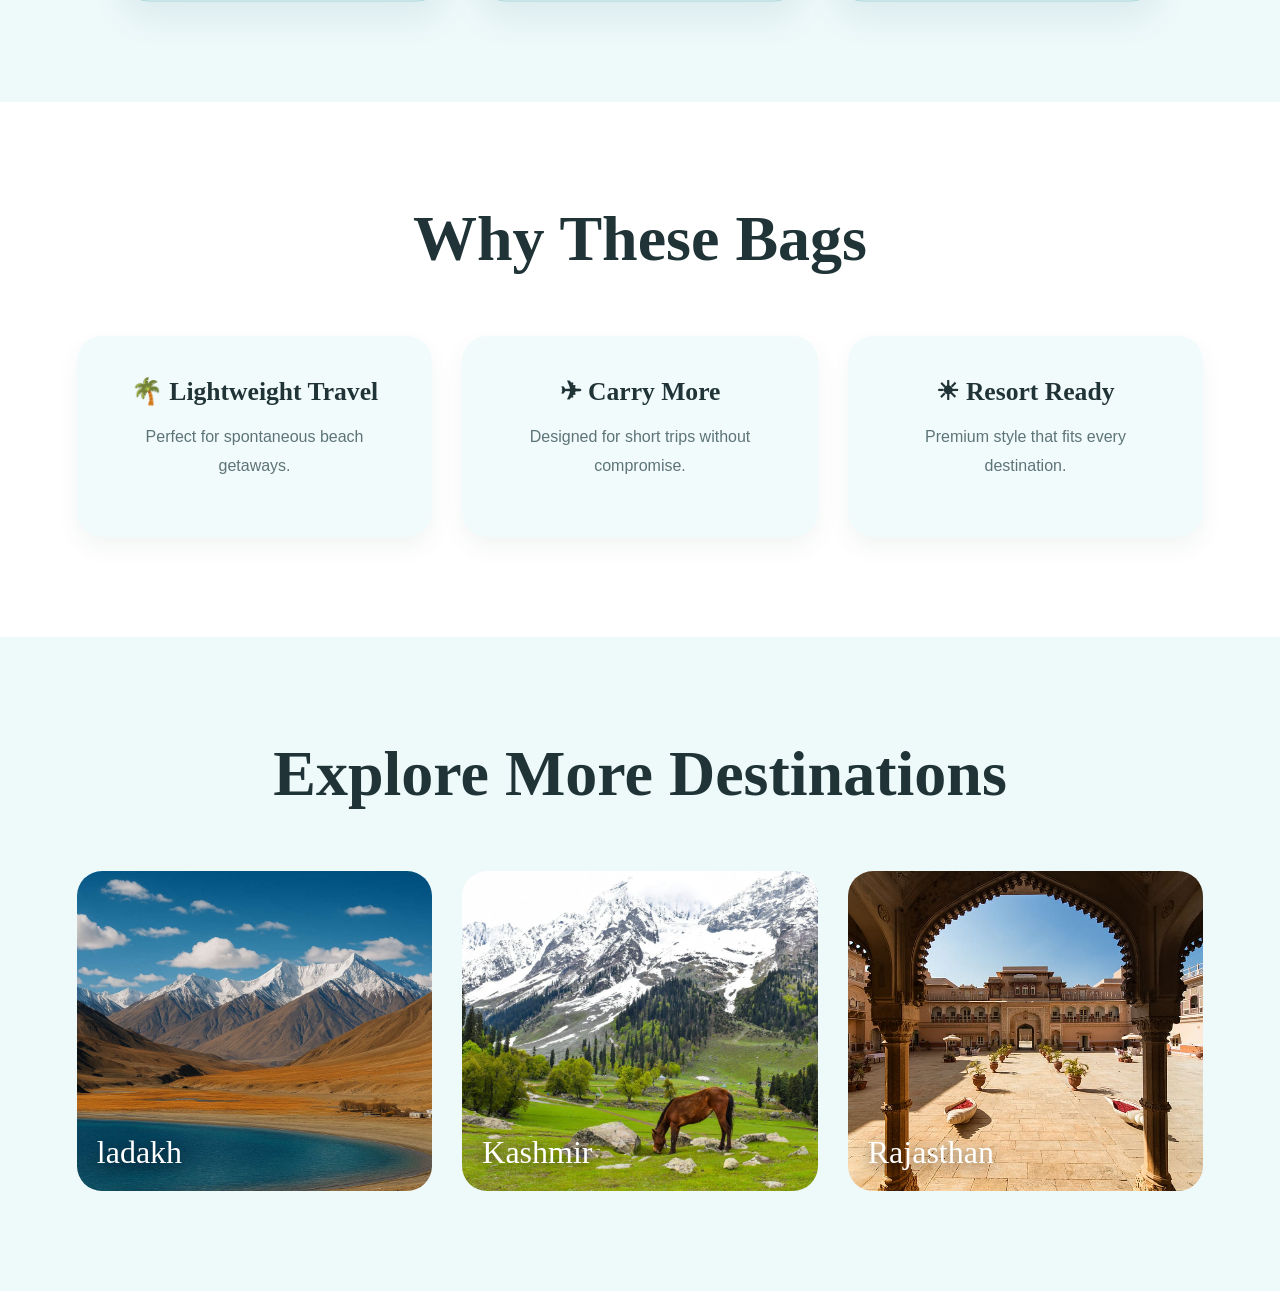
<file: goa.html>
<!DOCTYPE html>
<html lang="en">
<head>
    <meta charset="UTF-8">
    <meta name="viewport" content="width=device-width, initial-scale=1.0">
    <title>Darzci — Travel Goa</title>
    <link rel="stylesheet" href="css/goa.css">
</head>
<body>
    <!-- HERO -->

<section class="destination-hero">

<a href="index.html" class="back-btn">
← Back
</a>

<img src="image/goa.jpg">

<div class="hero-overlay">

<h1>ESCAPE TO GOA</h1>

<p>
Made For Sunsets,
Crafted For Getaways.
</p>

<a href="#goaProducts" class="hero-btn">
Explore Collection
</a>

</div>

</section>


<!-- PRODUCTS -->

<section id="goaProducts" class="destination-products">

<div class="section-header">

<h2>Handpicked For Goa</h2>

<p>
Travel companions designed for beach escapes and weekend adventures.
</p>

</div>

<div class="product-grid">

<div class="product-card">

<div class="badge">
🌴 Beach Essential
</div>

<img src="image/goaprod-01 (2).jpg">

<h3>premium Leathered Unisex Bagpack (Yellow)</h3>

<p>
Perfect for spontaneous beach getaways.
</p>

<p class="product-price">
₹1,799
</p>

<a href="product-detail.html?id=200">
View Product
</a>

</div>


<div class="product-card">

<div class="badge">
🌊 Coastal Escape
</div>

<img src="image/goaprod-02 (2).jpg">

<h3>premium Leathered Unisex Bagpack (Black)</h3>

<p>
Designed for short trips without compromise.
</p>

<p class="product-price">
₹1,799
</p>

<a href="product-detail.html?id=204">
View Product
</a>

</div>


<div class="product-card">

<div class="badge">
☀ Weekend Favourite
</div>

<img src="image/goaprod-03 (2).jpg">

<h3>Crocodile Textured Leather Duffel Bag</h3>

<p>
Premium style that fits every destination.
</p>

<p class="product-price">
₹5,199
</p>

<a href="product-detail.html?id=301">
View Product
</a>

</div>

</div>

</section>

<!-- WHY -->

<section class="travel-benefits">

<h2>Why These Bags</h2>

<div class="benefit-grid">

<div class="benefit-card">

<h3>🌴 Lightweight Travel</h3>

<p>
Perfect for spontaneous beach getaways.
</p>

</div>

<div class="benefit-card">

<h3>✈ Carry More</h3>

<p>
Designed for short trips without compromise.
</p>

</div>

<div class="benefit-card">

<h3>☀ Resort Ready</h3>

<p>
Premium style that fits every destination.
</p>

</div>

</div>

</section>


<!-- STORY -->

<!-- <section class="travel-story">

<div class="story-overlay">

<h2>
Where Every Sunset
Begins A New Journey
</h2>

<p>
Travel Light.
Travel Beautifully.
</p>


</section> -->


<!-- GALLERY -->


<!-- <section class="destination-gallery">

<h2>
The Goa Experience
</h2>

<div class="gallery-grid">

<img src="image/goa1.jpg">

<img src="image/goa2.jpg">

<img src="image/goa3.jpg">

<img src="image/goa4.jpg">

</div>

</section> -->


<!-- MORE DESTINATIONS -->

<section class="explore-more">

<h2>
Explore More Destinations
</h2>

<div class="destination-grid">

<a href="ladakh.html" class="destination-card">

<img src="image/ladakh-card.jpg">

<span>ladakh</span>

</a>

<a href="kashmir.html" class="destination-card">

<img src="image/kashmir-card.jpg">

<span>Kashmir</span>

</a>

<a href="rajasthan.html" class="destination-card">

<img src="image/rajasthan-card.jpg">

<span>Rajasthan</span>

</a>

</div>

</section>
</body>
</html>
</file>
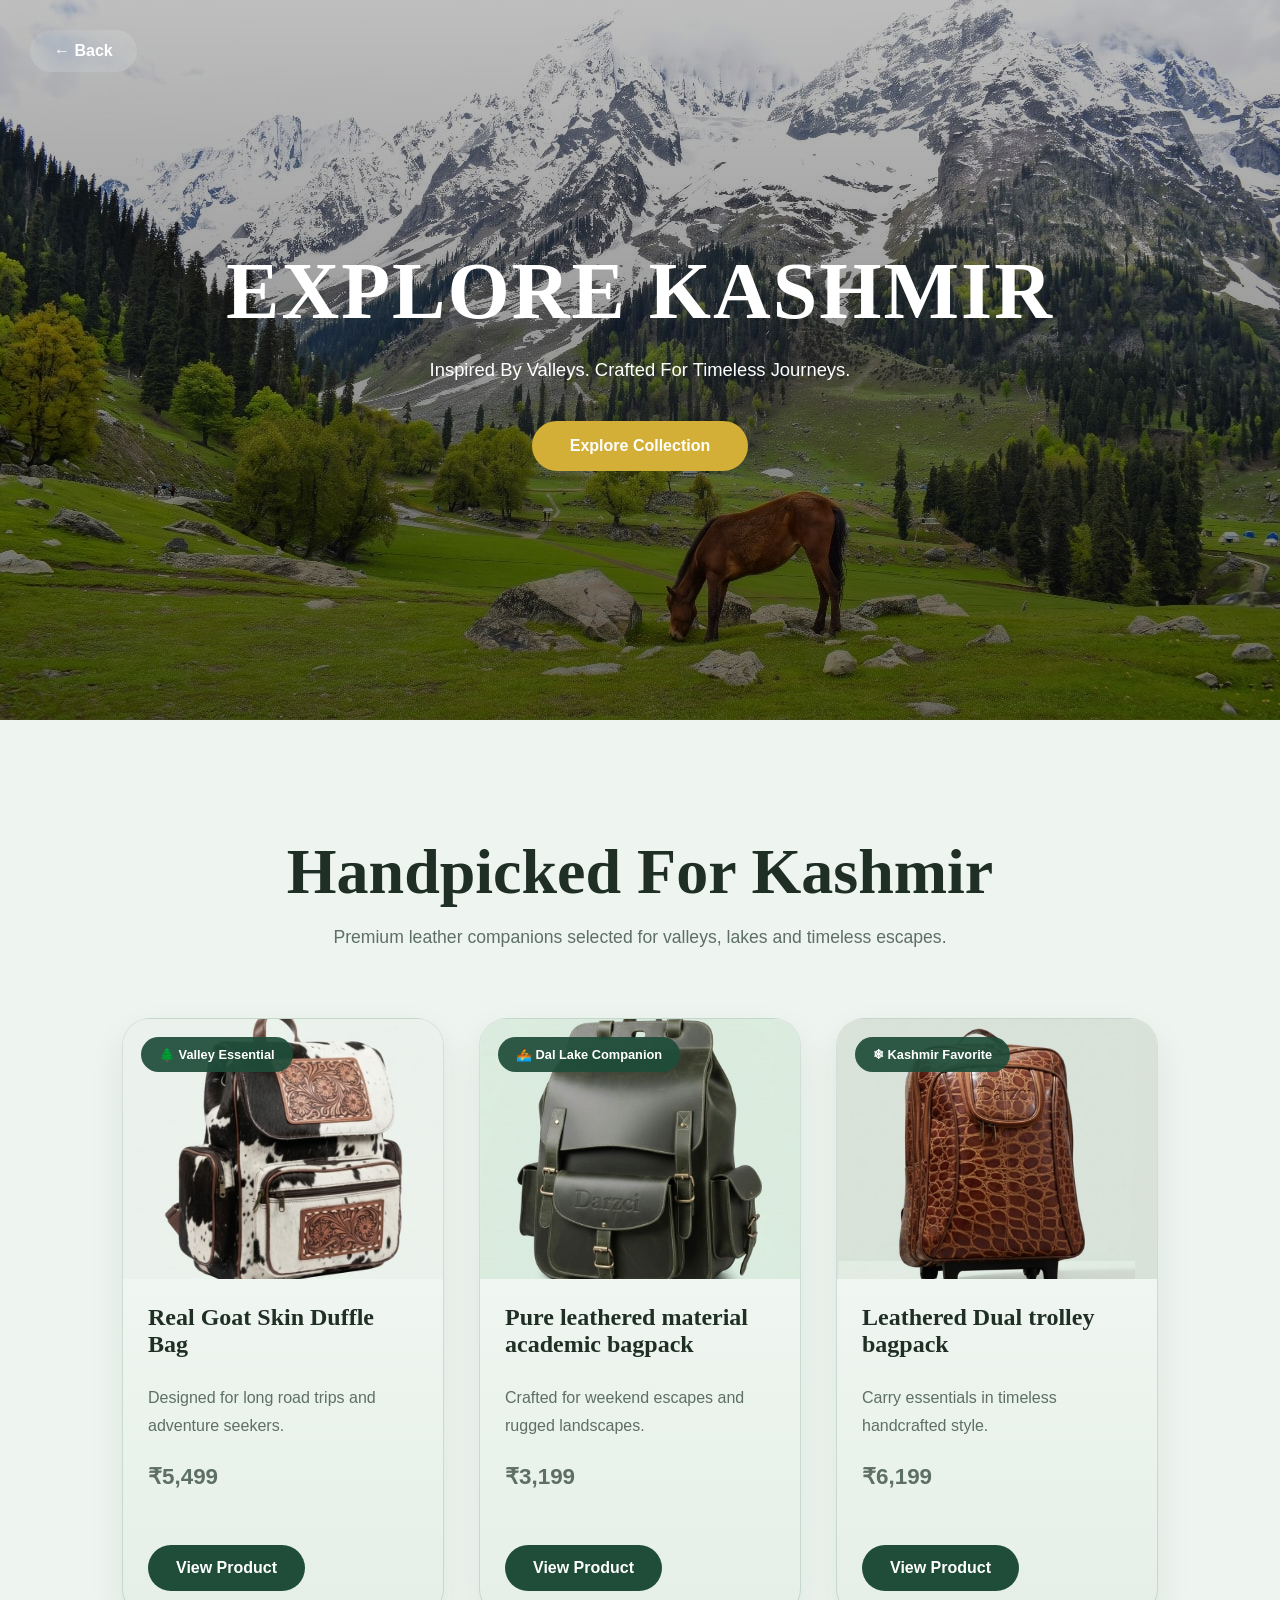
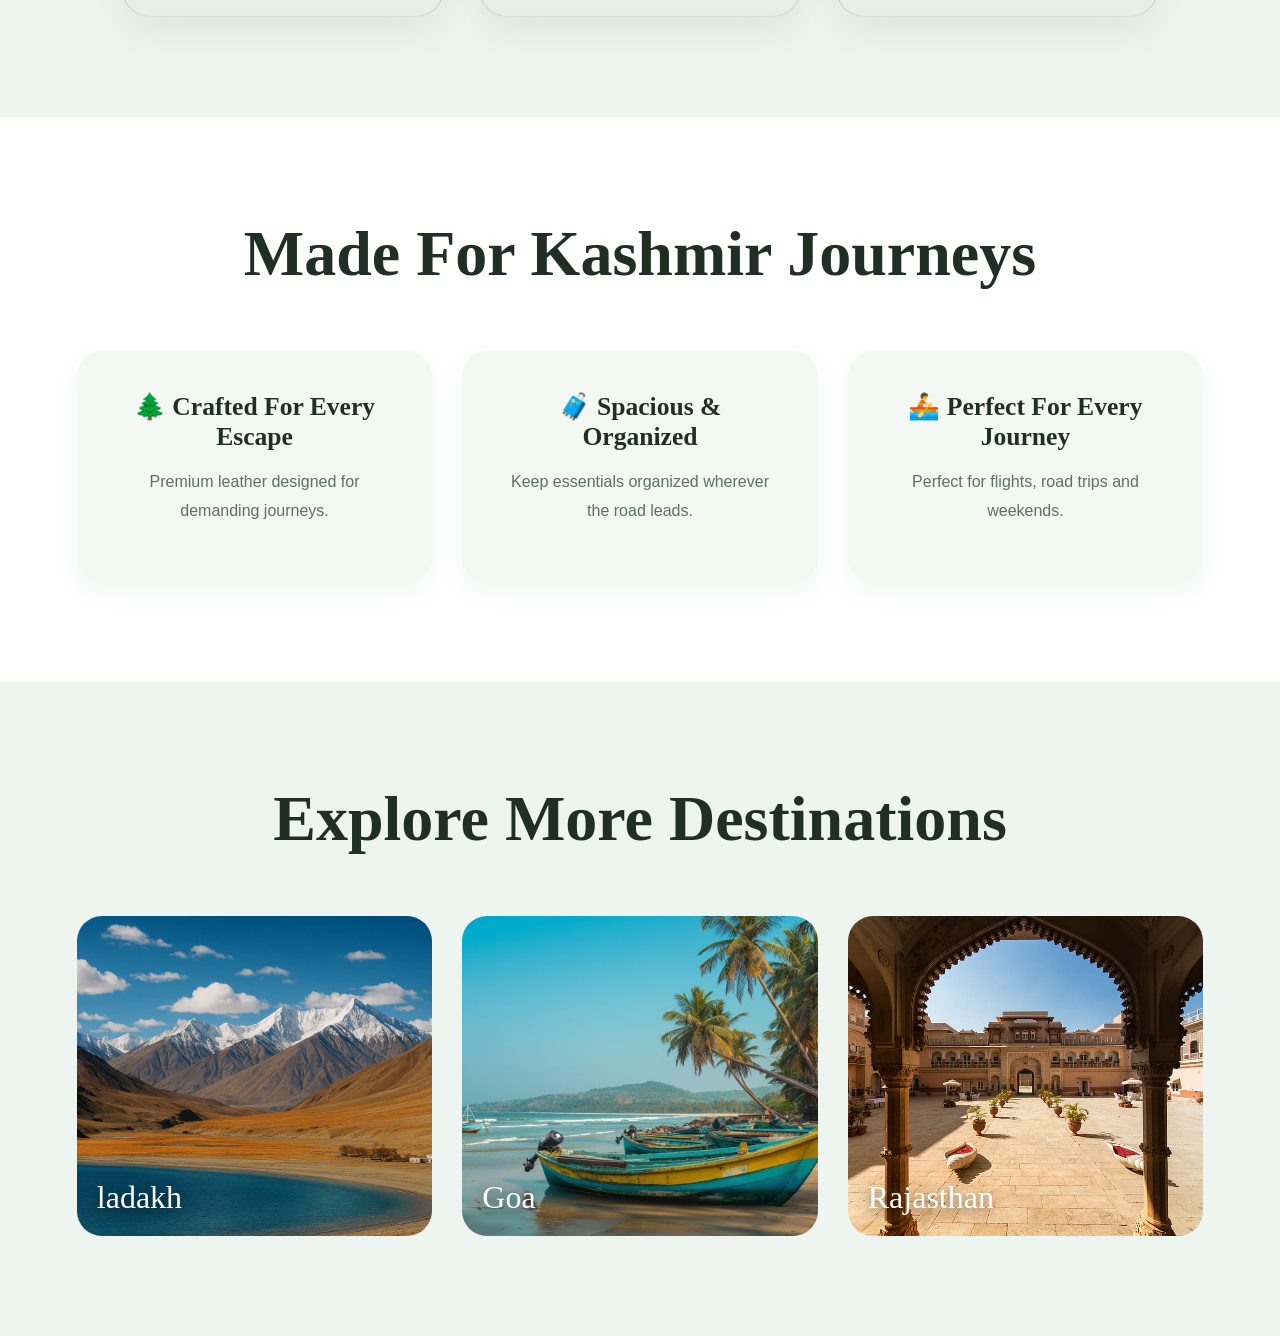
<file: kashmir.html>
<!DOCTYPE html>
<html lang="en">
<head>
    <meta charset="UTF-8">
    <meta name="viewport" content="width=device-width, initial-scale=1.0">
    <title>Darzci — Travel Ladakh</title>
    <link rel="stylesheet" href="css/kashmir.css">
</head>
<body>
    <!-- HERO -->

<section class="destination-hero">

<a href="index.html" class="back-btn">
← Back
</a>

<img src="image/kashmir.jpg">

<div class="hero-overlay">

<h1>EXPLORE KASHMIR</h1>

<p>
Inspired By Valleys.
Crafted For Timeless Journeys.
</p>

<a href="#kashmirProducts" class="hero-btn">
Explore Collection
</a>

</div>

</section>


<!-- PRODUCTS -->

<section id="kashmirProducts" class="destination-products">

<div class="section-header">

<h2><h2>Handpicked For Kashmir</h2></h2>

<p>
Premium leather companions selected for valleys, lakes and timeless escapes.
</p>

</div>

<div class="product-grid">

<div class="product-card">

<div class="badge">
🌲 Valley Essential
</div>

<img src="image/kashmirprod-01.jpg">

<h3>Real Goat Skin Duffle Bag</h3>

<p>
Designed for long road trips and adventure seekers.
</p>

<p class="product-price">
₹5,499
</p>

<a href="product-detail.html?id=201">
View Product
</a>

</div>


<div class="product-card">

<div class="badge">
🚣 Dal Lake Companion
</div>

<img src="image/kashmirprod-02.jpg">

<h3>Pure leathered material academic bagpack</h3>

<p>
Crafted for weekend escapes and rugged landscapes.
</p>

<p class="product-price">
₹3,199
</p>

<a href="product-detail.html?id=203">
View Product
</a>

</div>


<div class="product-card">

<div class="badge">
❄ Kashmir Favorite
</div>

<img src="image/kashmirprod-03.jpg">

<h3>Leathered Dual trolley bagpack</h3>

<p>
Carry essentials in timeless handcrafted style.
</p>

<p class="product-price">
₹6,199
</p>

<a href="product-detail.html?id=309">
View Product
</a>

</div>

</div>

</section>

<!-- WHY -->

<section class="travel-benefits">

<h2>Made For Kashmir Journeys</h2>

<div class="benefit-grid">

<div class="benefit-card">

<h3>🌲 Crafted For Every Escape</h3>

<p>
Premium leather designed for demanding journeys.
</p>

</div>

<div class="benefit-card">

<h3>🧳 Spacious & Organized</h3>

<p>
Keep essentials organized wherever the road leads.
</p>

</div>

<div class="benefit-card">

<h3>🚣 Perfect For Every Journey</h3>

<p>
Perfect for flights, road trips and weekends.
</p>

</div>

</div>

</section>


<!-- STORY -->

<!-- <section class="travel-story">

<div class="story-overlay">

<h2>
Every Road Tells A Story
</h2>

<p>
Carry One Worth Remembering.
</p>

</div>

</section> -->


<!-- GALLERY -->

<!-- <section class="destination-gallery">

<h2>
The Kashmir Experience
</h2>

<div class="gallery-grid">

<img src="image/kashmir1.jpg">

<img src="image/kashmir2.jpg">

<img src="image/kashmir3.jpg">

<img src="image/kashmir4.jpg">

</div>

</section> -->


<!-- MORE DESTINATIONS -->

<section class="explore-more">

<h2>
Explore More Destinations
</h2>

<div class="destination-grid">

<a href="ladakh.html" class="destination-card">

<img src="image/ladakh-card.jpg">

<span>ladakh</span>

</a>

<a href="goa.html" class="destination-card">

<img src="image/goa-card.jpg">

<span>Goa</span>

</a>

<a href="rajasthan.html" class="destination-card">

<img src="image/rajasthan-card.jpg">

<span>Rajasthan</span>

</a>

</div>

</section>
</body>
</html>
</file>
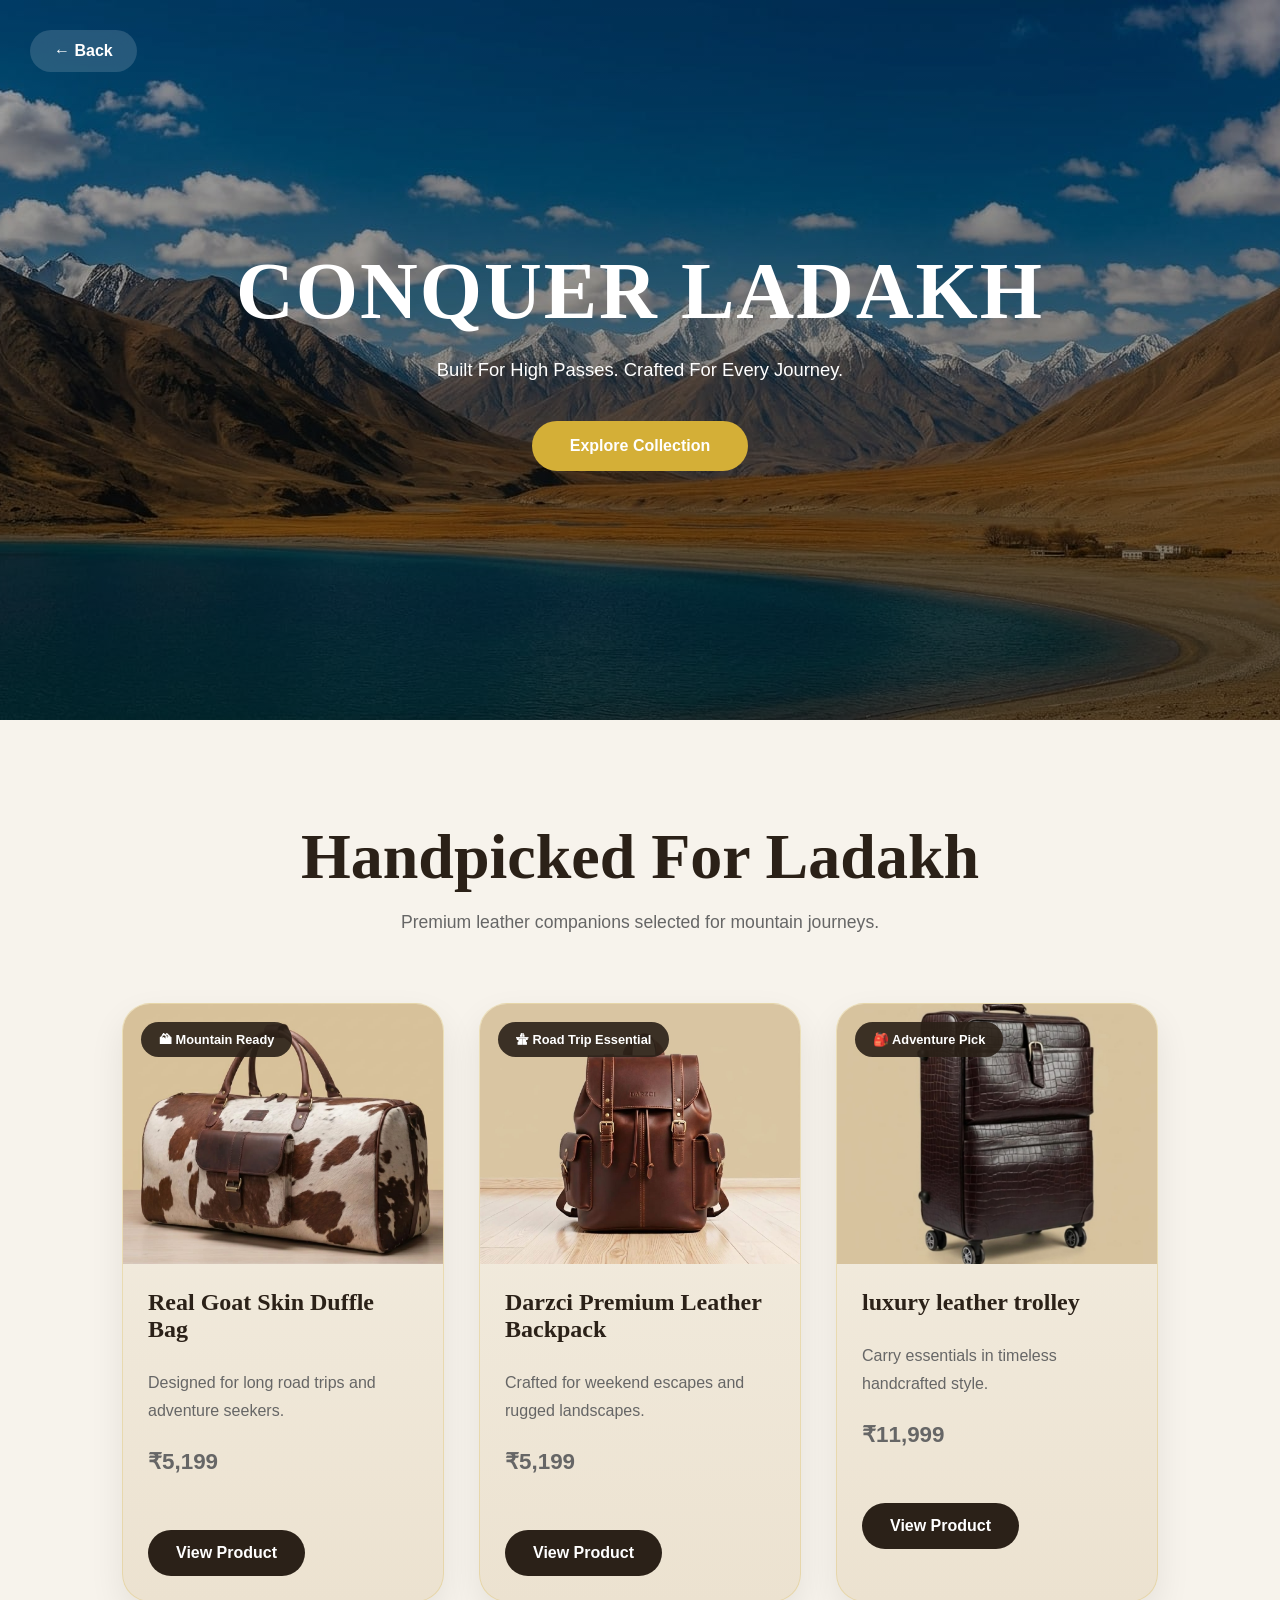
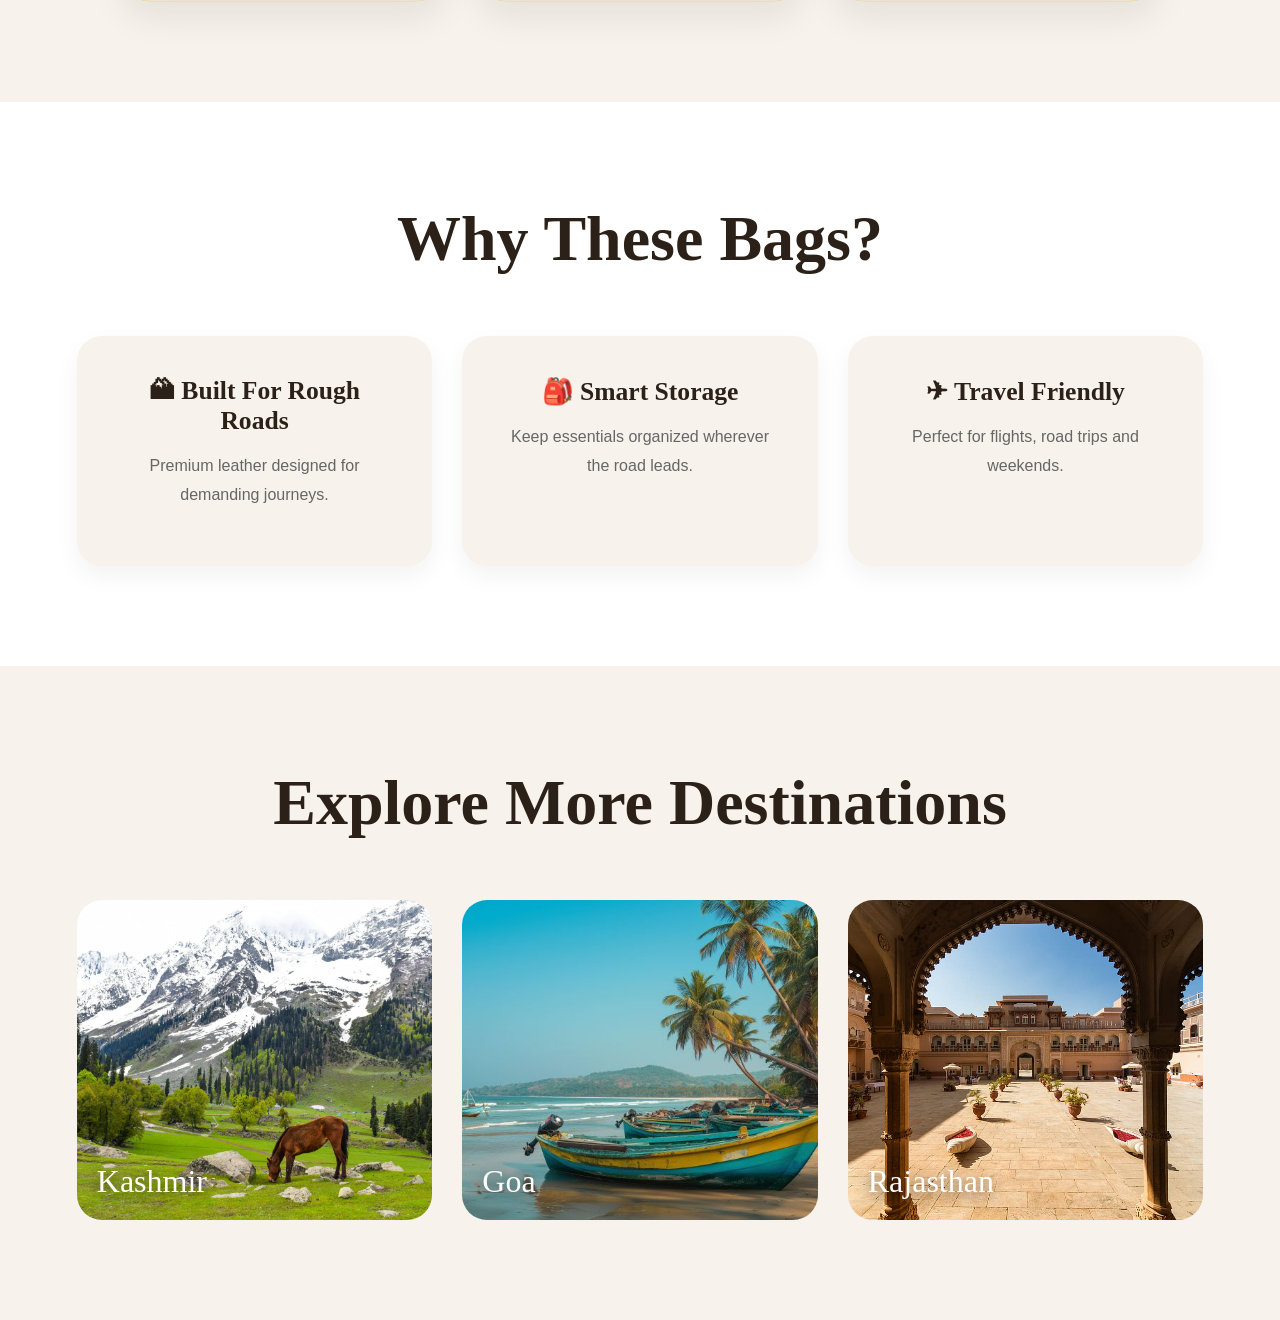
<file: ladakh.html>
<!DOCTYPE html>
<html lang="en">
<head>
    <meta charset="UTF-8">
    <meta name="viewport" content="width=device-width, initial-scale=1.0">
    <title>Darzci — Travel Ladakh</title>
    <link rel="stylesheet" href="css/ladakh.css">
</head>
<body>
    <!-- HERO -->

<section class="destination-hero">

<a href="index.html" class="back-btn">
← Back
</a>

<img src="image/ladakh.jpg">

<div class="hero-overlay">

<h1>CONQUER LADAKH</h1>

<p>
Built For High Passes.
Crafted For Every Journey.
</p>

<a href="#ladakhProducts" class="hero-btn">
Explore Collection
</a>

</div>

</section>


<!-- PRODUCTS -->

<section id="ladakhProducts" class="destination-products">

<div class="section-header">

<h2>Handpicked For Ladakh</h2>

<p>
Premium leather companions selected for mountain journeys.
</p>

</div>

<div class="product-grid">

<div class="product-card">

<div class="badge">
🏔 Mountain Ready
</div>

<img src="image/ladakhprod-01.jpg">

<h3>Real Goat Skin Duffle Bag</h3>

<p>
Designed for long road trips and adventure seekers.
</p>

<p class="product-price">
₹5,199
</p>

<a href="product-detail.html?id=303">
View Product
</a>

</div>


<div class="product-card">

<div class="badge">
🛣 Road Trip Essential
</div>

<img src="image/ladakhprod-02.jpg">

<h3>Darzci Premium Leather Backpack</h3>

<p>
Crafted for weekend escapes and rugged landscapes.
</p>

<p class="product-price">
₹5,199
</p>

<a href="product-detail.html?id=202">
View Product
</a>

</div>


<div class="product-card">

<div class="badge">
🎒 Adventure Pick
</div>

<img src="image/ladakhprod-03.jpg">

<h3>luxury leather trolley</h3>

<p>
Carry essentials in timeless handcrafted style.
</p>

<p class="product-price">
₹11,999
</p>

<a href="product-detail.html?id=311">
View Product
</a>

</div>

</div>

</section>


<!-- WHY -->

<section class="travel-benefits">

<h2>Why These Bags?</h2>

<div class="benefit-grid">

<div class="benefit-card">

<h3>🏔 Built For Rough Roads</h3>

<p>
Premium leather designed for demanding journeys.
</p>

</div>

<div class="benefit-card">

<h3>🎒 Smart Storage</h3>

<p>
Keep essentials organized wherever the road leads.
</p>

</div>

<div class="benefit-card">

<h3>✈ Travel Friendly</h3>

<p>
Perfect for flights, road trips and weekends.
</p>

</div>

</div>

</section>


<!-- STORY -->

<!-- <section class="travel-story">

<div class="story-overlay">

<h2>
Every Road Tells A Story
</h2>

<p>
Carry One Worth Remembering.
</p>

</div>

</section> -->


<!-- GALLERY -->

<!-- <section class="destination-gallery">

<h2>
The Ladakh Experience
</h2>

<div class="gallery-grid">

<img src="image/ladakh1.jpg">

<img src="image/ladakh2.jpg">

<img src="image/ladakh3.jpg">

<img src="image/ladakh4.jpg">

</div>

</section> -->


<!-- MORE DESTINATIONS -->

<section class="explore-more">

<h2>
Explore More Destinations
</h2>

<div class="destination-grid">

<a href="kashmir.html" class="destination-card">

<img src="image/kashmir-card.jpg">

<span>Kashmir</span>

</a>

<a href="goa.html" class="destination-card">

<img src="image/goa-card.jpg">

<span>Goa</span>

</a>

<a href="rajasthan.html" class="destination-card">

<img src="image/rajasthan-card.jpg">

<span>Rajasthan</span>

</a>

</div>

</section>
</body>
</html>
</file>
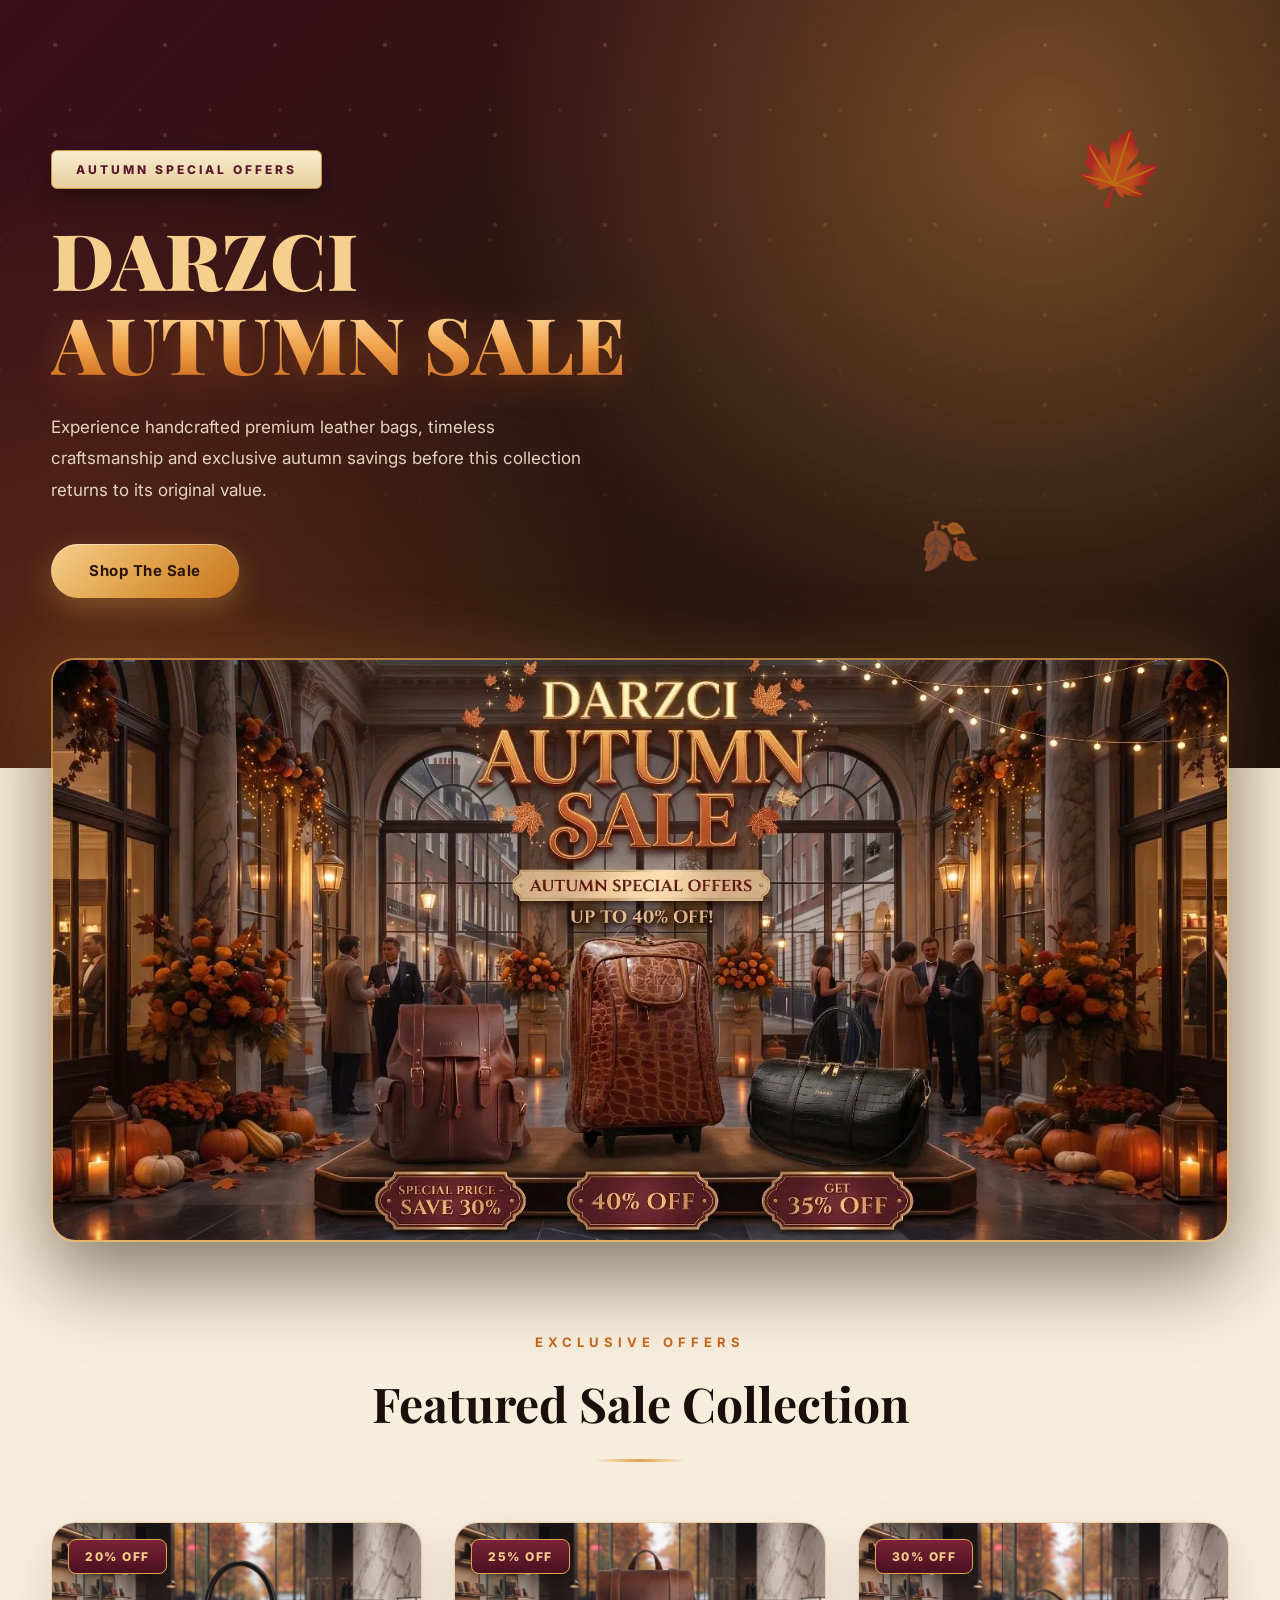
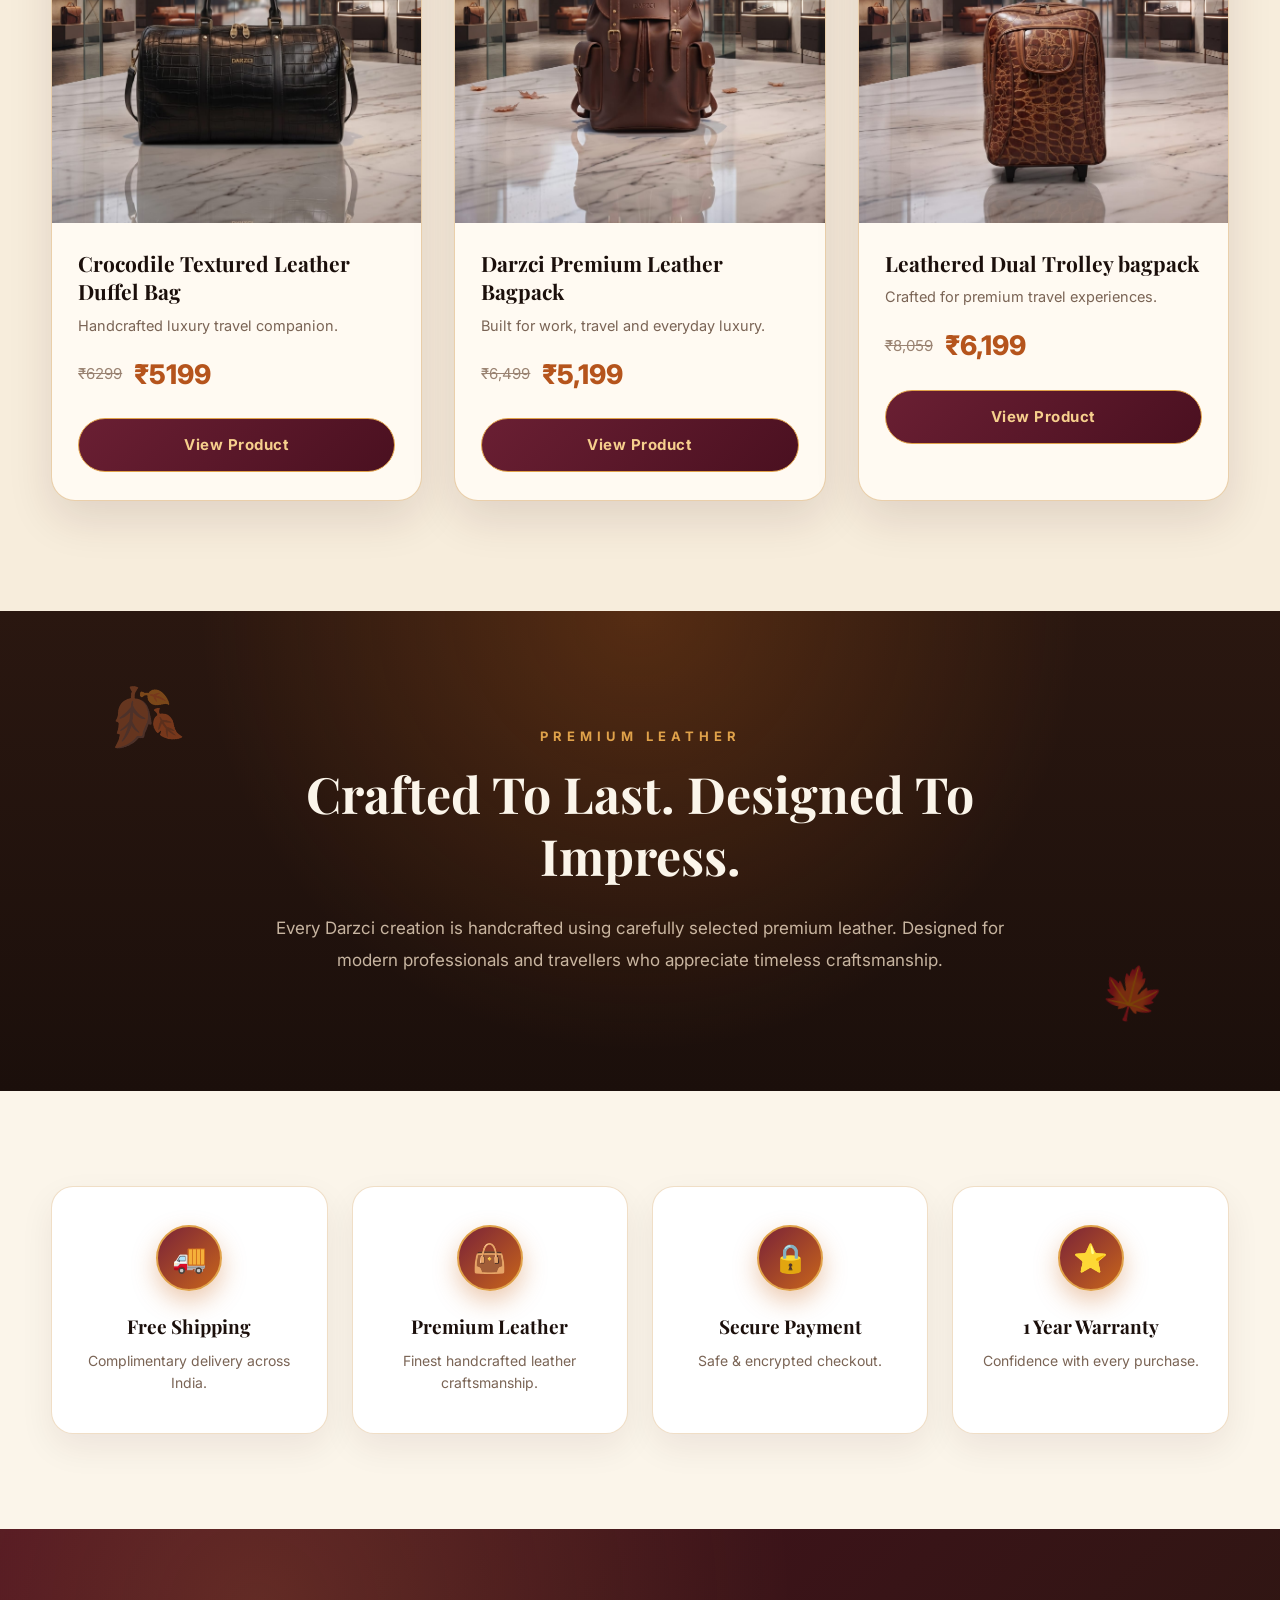
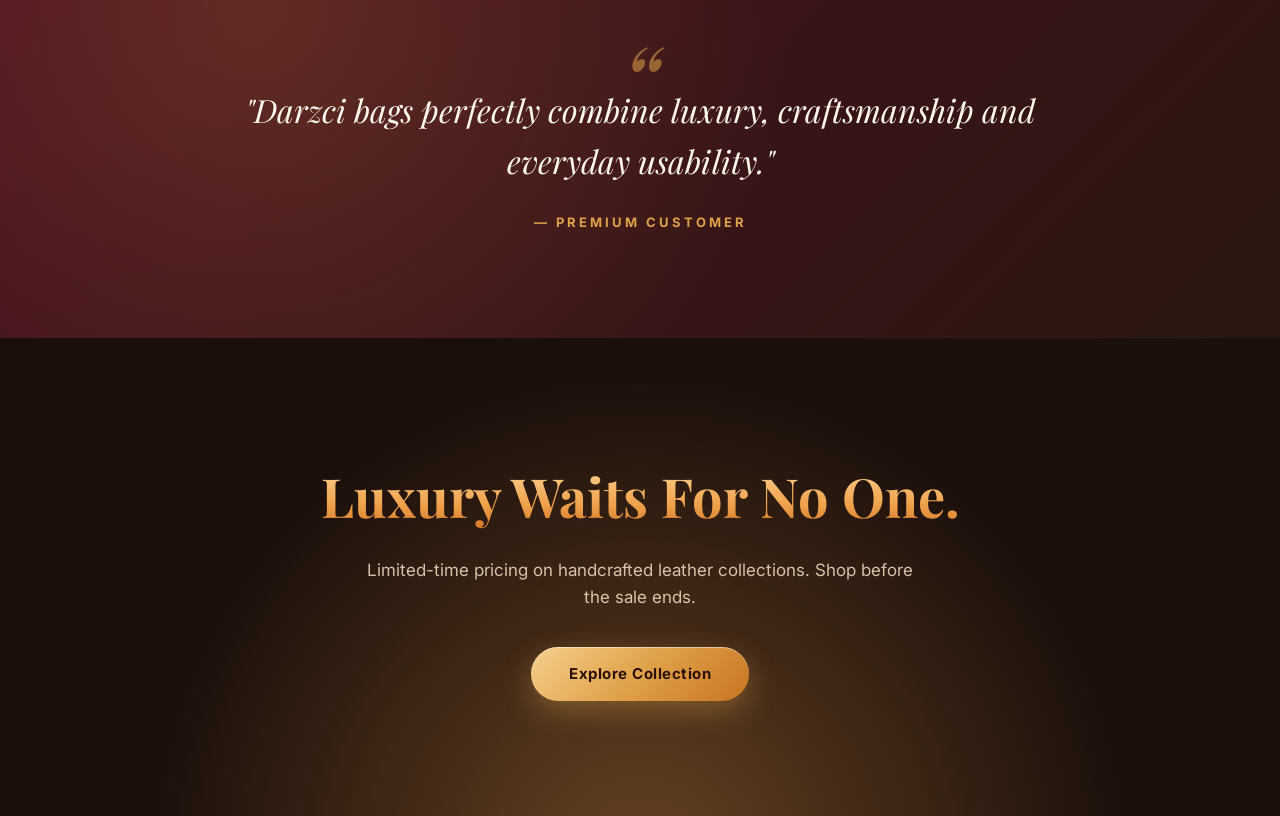
<file: offer.html>
<!DOCTYPE html>
<html lang="en">
<head>
  <meta charset="UTF-8">
  <meta name="viewport" content="width=device-width, initial-scale=1.0">
  <title>Darzci — Autumn Sale</title>

  <link href="https://fonts.googleapis.com/css2?family=Playfair+Display:wght@600;700;900&family=Inter:wght@300;400;600;700;800&display=swap" rel="stylesheet">

  <link rel="stylesheet" href="css/offer.css" />
</head>
<body>
  <!-- ==========================================
        OFFER HERO
========================================== -->

<section class="offer-hero">

    <div class="hero-overlay"></div>

    <div class="container">

        <div class="hero-content">

            <span class="offer-tag">

                Autumn Special Offers

            </span>

            <h1>

                Darzci
                <span>Autumn Sale</span>

            </h1>

            <p>

                Experience handcrafted premium leather bags,
                timeless craftsmanship and exclusive autumn
                savings before this collection returns to its
                original value.

            </p>

            <a href="#sale-products" class="btn">

                Shop The Sale

            </a>

        </div>

    </div>

</section>





<!-- ==========================================
        AUTUMN SALE BANNER
========================================== -->

<section class="autumn-banner">

    <div class="container">

        <img src="image/offer.webp"
             alt="Darzci Autumn Sale - up to 40% off">

    </div>

</section>





<!-- ==========================================
        FEATURED PRODUCTS
========================================== -->

<section class="sale-products" id="sale-products">

    <div class="container">

        <div class="section-heading">

            <span>Exclusive Offers</span>

            <h2>

                Featured Sale Collection

            </h2>

        </div>

        <div class="product-grid">

            <!-- Product 1 -->

            <div class="offer-card">

                <span class="sale-badge">

                    20% OFF

                </span>

                <img src="image/offer-01.jpg">

                <div class="offer-content">

                    <h3>

                        Crocodile Textured Leather Duffel Bag

                    </h3>

                    <p>

                        Handcrafted luxury travel companion.

                    </p>

                    <div class="price">

                        <span class="old-price">

                            ₹6299

                        </span>

                        <span class="new-price">

                            ₹5199

                        </span>

                    </div>

                    <a href="product-detail.html?id=301"
                       class="btn">

                        View Product

                    </a>

                </div>

            </div>



            <!-- Product 2 -->

            <div class="offer-card">

                <span class="sale-badge">

                    25% OFF

                </span>

                <img src="image/offer-02.jpg">

                <div class="offer-content">

                    <h3>

                        Darzci Premium Leather Bagpack

                    </h3>

                    <p>

                        Built for work, travel and everyday luxury.

                    </p>

                    <div class="price">

                        <span class="old-price">

                            ₹6,499

                        </span>

                        <span class="new-price">

                            ₹5,199

                        </span>

                    </div>

                    <a href="product-detail.html?id=202"
                       class="btn">

                        View Product

                    </a>

                </div>

            </div>



            <!-- Product 3 -->

            <div class="offer-card">

                <span class="sale-badge">

                    30% OFF

                </span>

                <img src="image/offer-03.jpg">

                <div class="offer-content">

                    <h3>

                        Leathered Dual Trolley bagpack

                    </h3>

                    <p>

                        Crafted for premium travel experiences.

                    </p>

                    <div class="price">

                        <span class="old-price">

                            ₹8,059

                        </span>

                        <span class="new-price">

                            ₹6,199

                        </span>

                    </div>

                    <a href="product-detail.html?id=309"
                       class="btn">

                        View Product

                    </a>

                </div>

            </div>

        </div>

    </div>

</section>





<!-- ==========================================
        STORY
========================================== -->

<section class="offer-story">

    <div class="container">

        <div class="story-content">

            <span>

                Premium Leather

            </span>

            <h2>

                Crafted To Last.
                Designed To Impress.

            </h2>

            <p>

                Every Darzci creation is handcrafted using
                carefully selected premium leather. Designed
                for modern professionals and travellers who
                appreciate timeless craftsmanship.

            </p>

        </div>

    </div>

</section>





<!-- ==========================================
        FEATURES
========================================== -->

<section class="offer-features">

    <div class="container">

        <div class="features-grid">

            <div class="feature-box">

                <div class="icon">

                    🚚

                </div>

                <h3>

                    Free Shipping

                </h3>

                <p>

                    Complimentary delivery across India.

                </p>

            </div>



            <div class="feature-box">

                <div class="icon">

                    👜

                </div>

                <h3>

                    Premium Leather

                </h3>

                <p>

                    Finest handcrafted leather craftsmanship.

                </p>

            </div>



            <div class="feature-box">

                <div class="icon">

                    🔒

                </div>

                <h3>

                    Secure Payment

                </h3>

                <p>

                    Safe & encrypted checkout.

                </p>

            </div>



            <div class="feature-box">

                <div class="icon">

                    ⭐

                </div>

                <h3>

                    1 Year Warranty

                </h3>

                <p>

                    Confidence with every purchase.

                </p>

            </div>

        </div>

    </div>

</section>





<!-- ==========================================
        TESTIMONIAL
========================================== -->

<section class="offer-testimonial">

    <div class="container">

        <blockquote>

            "Darzci bags perfectly combine luxury,
            craftsmanship and everyday usability."

        </blockquote>

        <h4>

            — Premium Customer

        </h4>

    </div>

</section>





<!-- ==========================================
        CTA
========================================== -->

<section class="offer-cta">

    <div class="container">

        <h2>

            Luxury Waits For No One.

        </h2>

        <p>

            Limited-time pricing on handcrafted leather
            collections. Shop before the sale ends.

        </p>

        <a href="product.html"
           class="btn">

            Explore Collection

        </a>

    </div>

</section>
</body>
</html>
</file>
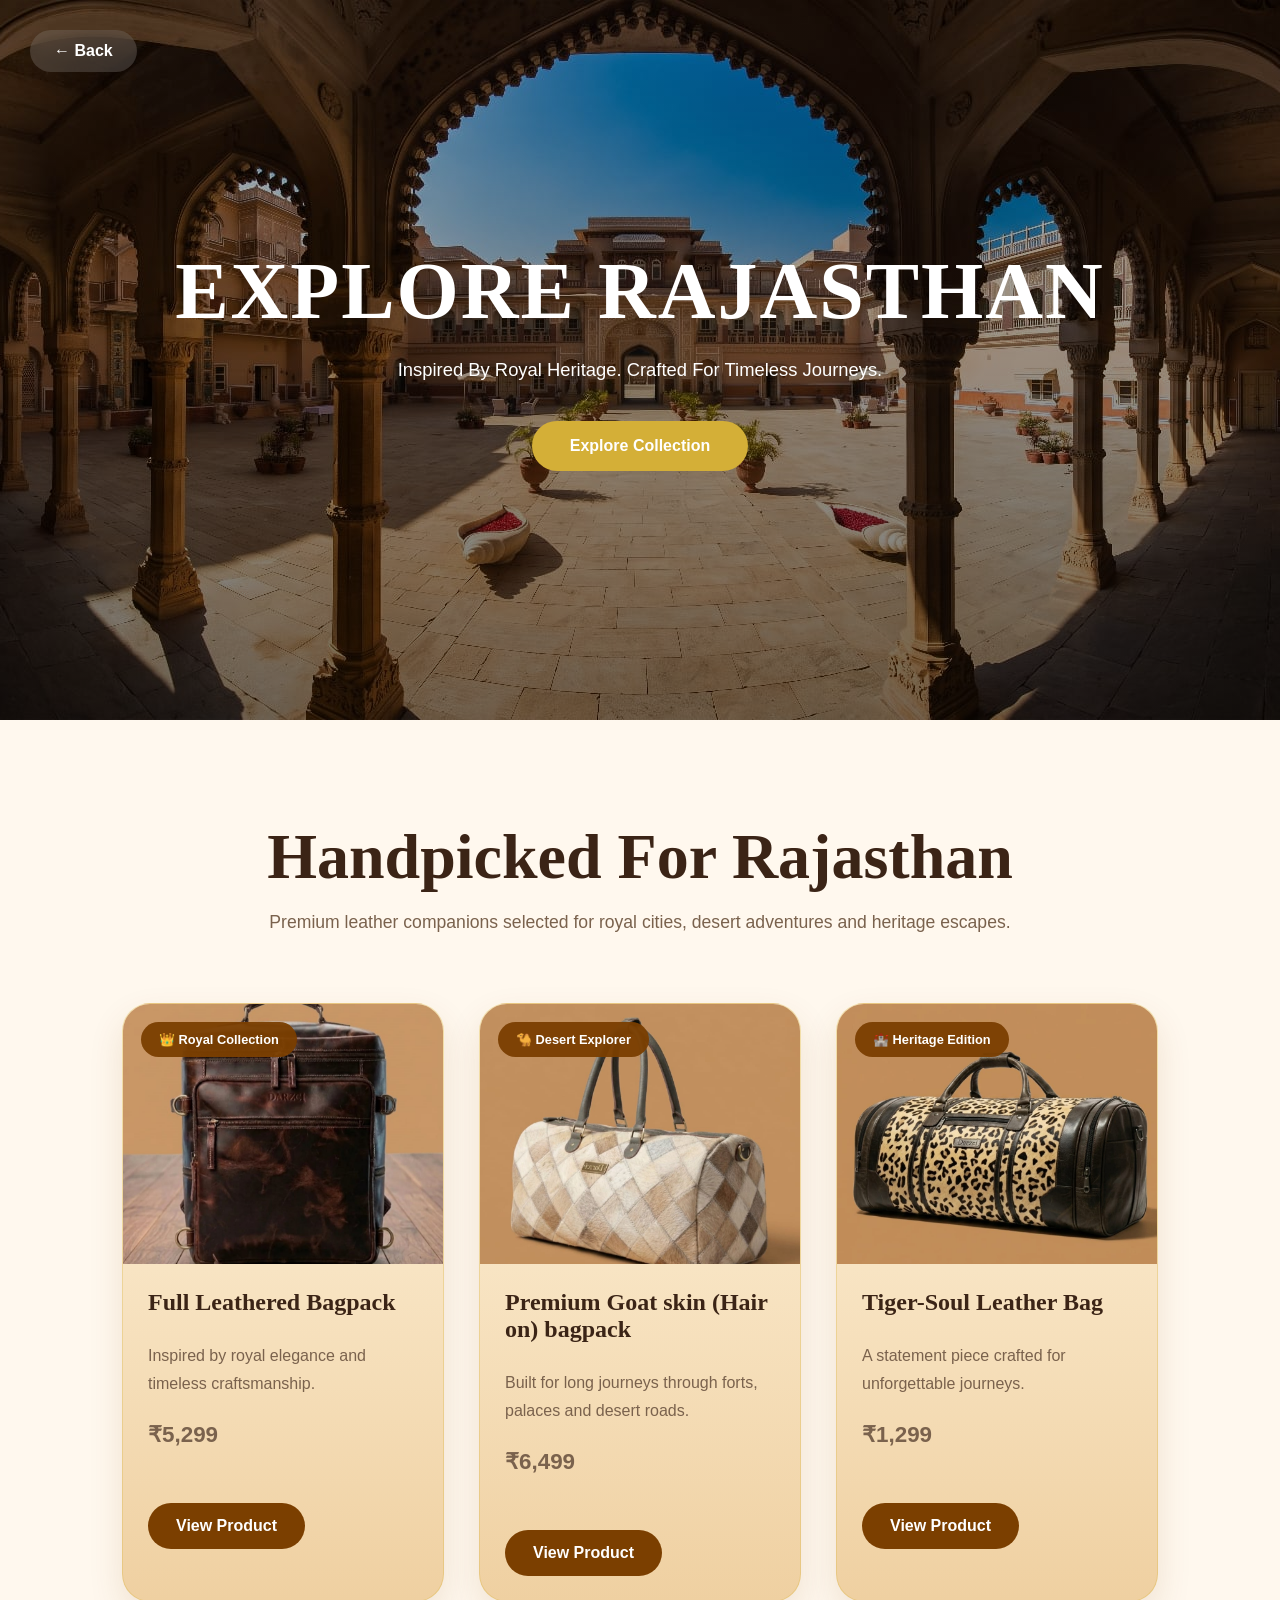
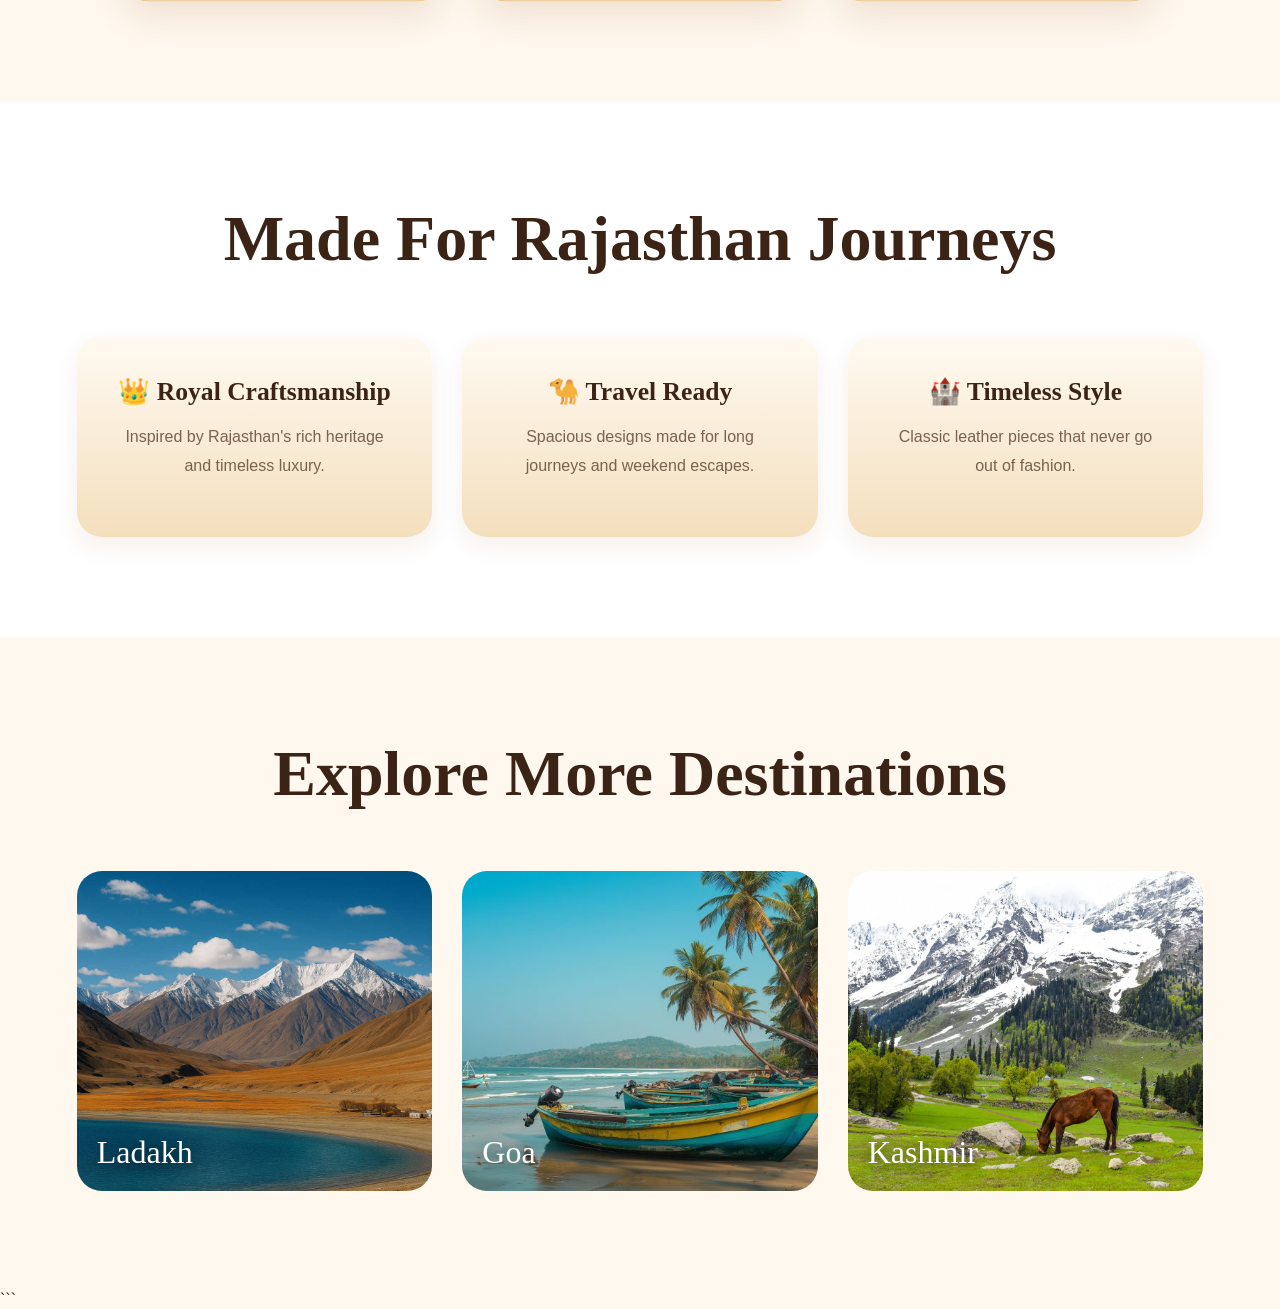
<file: rajasthan.html>
<!DOCTYPE html>
<html lang="en">
<head>
    <meta charset="UTF-8">
    <meta name="viewport" content="width=device-width, initial-scale=1.0">
    <title>Darzci — Travel Rajasthan</title>
    <link rel="stylesheet" href="css/rajasthan.css">
</head>
<body>

<!-- HERO -->

<section class="destination-hero">

<a href="index.html" class="back-btn">
← Back
</a>

<img src="image/rajasthan.jpg">

<div class="hero-overlay">

<h1>EXPLORE RAJASTHAN</h1>

<p>
Inspired By Royal Heritage.
Crafted For Timeless Journeys.
</p>

<a href="#rajasthanProducts" class="hero-btn">
Explore Collection
</a>

</div>

</section>


<!-- PRODUCTS -->

<section id="rajasthanProducts" class="destination-products">

<div class="section-header">

<h2>Handpicked For Rajasthan</h2>

<p>
Premium leather companions selected for royal cities, desert adventures and heritage escapes.
</p>

</div>

<div class="product-grid">

<div class="product-card">

<div class="badge">
👑 Royal Collection
</div>

<img src="image/rajasthanprod-01.jpg">

<h3>Full Leathered Bagpack</h3>

<p>
Inspired by royal elegance and timeless craftsmanship.
</p>

<p class="product-price">
₹5,299
</p>

<a href="product-detail.html?id=210">
View Product
</a>

</div>


<div class="product-card">

<div class="badge">
🐪 Desert Explorer
</div>

<img src="image/rajasthanprod-02.jpg">

<h3>Premium Goat skin (Hair on) bagpack</h3>

<p>
Built for long journeys through forts, palaces and desert roads.
</p>

<p class="product-price">
₹6,499
</p>

<a href="product-detail.html?id=302">
View Product
</a>

</div>


<div class="product-card">

<div class="badge">
🏰 Heritage Edition
</div>

<img src="image/rajasthanprod-03.jpg">

<h3>Tiger-Soul Leather Bag</h3>

<p>
A statement piece crafted for unforgettable journeys.
</p>

<p class="product-price">
₹1,299
</p>

<a href="product-detail.html?id=304">
View Product
</a>

</div>

</div>

</section>


<!-- WHY -->

<section class="travel-benefits">

<h2>Made For Rajasthan Journeys</h2>

<div class="benefit-grid">

<div class="benefit-card">

<h3>👑 Royal Craftsmanship</h3>

<p>
Inspired by Rajasthan's rich heritage and timeless luxury.
</p>

</div>

<div class="benefit-card">

<h3>🐪 Travel Ready</h3>

<p>
Spacious designs made for long journeys and weekend escapes.
</p>

</div>

<div class="benefit-card">

<h3>🏰 Timeless Style</h3>

<p>
Classic leather pieces that never go out of fashion.
</p>

</div>

</div>

</section>


<!-- EXPLORE MORE -->

<section class="explore-more">

<h2>
Explore More Destinations
</h2>

<div class="destination-grid">

<a href="ladakh.html" class="destination-card">

<img src="image/ladakh-card.jpg">

<span>Ladakh</span>

</a>

<a href="goa.html" class="destination-card">

<img src="image/goa-card.jpg">

<span>Goa</span>

</a>

<a href="kashmir.html" class="destination-card">

<img src="image/kashmir-card.jpg">

<span>Kashmir</span>

</a>

</div>

</section>

</body>
</html>
```
</file>
<file: css/about.css>
/* ========================================
   DARZCI - PREMIUM SHOPPING UI
   Theme: Luxury Black + Warm Gold + White
======================================== */

/* RESET */
*{
  margin:0;
  padding:0;
  box-sizing:border-box;
}

html{
  scroll-behavior:smooth;
}

body{
  font-family:'Inter',sans-serif;
  background:#faf9f7;
  color:#111;
  line-height:1.5;
  overflow-x:hidden;
}

img{
  width:100%;
  display:block;
}

a{
  text-decoration:none;
  color:inherit;
}

ul{
  list-style:none;
}

button,input{
  border:none;
  outline:none;
  font-family:inherit;
}

/* VARIABLES */
:root{
  --black:#111111;
  --gold:#c7a56a;
  --gold-dark:#9f7b3f;
  --white:#ffffff;
  --light:#f5f3ef;
  --gray:#777;
  --border:#e7e2da;
  --shadow:0 10px 35px rgba(0,0,0,0.08);
}

/* GLOBAL */
.container{
  width:90%;
  max-width:1400px;
  margin:auto;
}

section{
  padding:80px 0;
}

h1,h2,h3,h4{
  font-family:'Playfair Display',serif;
  letter-spacing:.3px;
}

/* HEADER */
.site-header{
  position:sticky;
  top:0;
  z-index:999;
  background:#f7f3ec;
  backdrop-filter:blur(14px);
  border-bottom:1px solid var(--border);
}

.header-inner{
  display:flex;
  align-items:center;
  justify-content:space-between;
  min-height:85px;
}

.brand{
  display:flex;
  align-items:center;
  gap:12px;
}

.brand-logo{
  width:300px;
  height:100px;
  object-fit:cover;
}

.brand-title{
  font-size:22px;
  font-weight:800;
}

.brand-sub{
  font-size:12px;
  color:var(--gray);
}

/* NAV */
.main-nav{
  display:flex;
  gap:35px;
}

.nav-link{
  position:relative;
  font-weight:600;
  font-size:15px;
}

.nav-link::after{
  content:"";
  position:absolute;
  left:0;
  bottom:-6px;
  width:0;
  height:2px;
  background:var(--gold);
  transition:.3s;
}

.nav-link:hover::after{
  width:100%;
}

.cart-btn{
  position:relative;
  transition: .3s ease;
}

.cart-btn:hover{
  
  transform: translateY(-3px);
}

.cart-btn svg{
    fill: none;
    stroke: black;
    transition: all 0.3s ease;
}

.cart-btn:hover svg{
    fill: black;
    stroke: black;
}

#cartCount{
  position:absolute;
  top:-8px;
  right:-8px;
  background:var(--gold);
  color:white;
  width:20px;
  height:20px;
  border-radius:50%;
  font-size:11px;
  display:flex;
  align-items:center;
  justify-content:center;
  font-weight:700;
}

/* ==================================
   MOBILE HEADER
================================== */

@media (max-width:768px){

.header-inner{

    min-height:70px;

    padding:0 15px;
}

/* Logo */

.brand-logo{
    width:140px;
    height:auto;
}

/* Hide desktop nav */

.main-nav{
    display:none;
}

/* Category navbar */

.navbar{

    overflow-x:auto;

    padding:12px 15px;
}

.nav-links{

    gap:22px;

    min-width:max-content;
}

/* Search */

.search-wrapper{

    position:absolute;

    top:70px;
    left:50%;

    transform:translateX(-50%);

    width:0;

    overflow:hidden;

    opacity:0;

    transition:.3s ease;

    z-index:1000;
}

.search-wrapper.active{

    width:90%;

    opacity:1;
}

.search-wrapper input{

    width:100%;
}


/* Cart */

.cart-btn svg{

    width:24px;
    height:24px;
}

/* Hamburger */

.mobile-toggle{

    display:block;

    width:auto;
    height:auto;

    background:none;

    color:#222;

    left:0;
}

/* Remove giant buttons issue */

button{

    left:0;
}
}

/* BUTTONS */
.btn{
  padding:13px 28px;
  font-size:14px;
  font-weight:600;
  border-radius:50px;
  transition:.35s;
  cursor:pointer;
}
/* view detail button */
button{
  background:var(--black);
  color:white;
  position:relative;
  left: 60px;
  height: 50px;
  width: 180px;
  border-radius: 50px;
}

button:hover{
  background:var(--gold);
  transform:translateY(-2px);
}
.btn-primary{
  background:var(--black);
  color:white;
}

.btn-primary:hover{
  background:var(--gold);
  transform:translateY(-2px);
}

.btn-outline{
  border:1px solid var(--black);
  color:var(--red);
  border-radius: 40px;
  border-color:var(--white);
  position: relative;
  left: 50px;
}

.btn-outline:hover{
  background:var(--gold);
  color:rgb(255, 255, 255);
  border-color:var(--gold);
  transform:translateY(-2px);
}

/* HEADER ACTIONS */
.header-actions{
  display:flex;
  align-items:center;
  gap:16px;
}

.cart-btn{
  position:relative;
  transition: .3s ease;
}

.cart-btn:hover{
  
  transform: translateY(-3px);
}

.cart-btn img{
  width:26px;
}

.cart-count{
  position:absolute;
  top:-8px;
  right:-8px;
  background:var(--gold);
  color:white;
  width:20px;
  height:20px;
  border-radius:50%;
  font-size:11px;
  display:flex;
  align-items:center;
  justify-content:center;
  font-weight:700;
}

.mobile-toggle{
  display:none;
  font-size:26px;
  background:none;
  cursor:pointer;
}

/* HAMBURGER MENU */
@media (max-width:768px){

.main-nav{
    display:none;
    flex-direction:column;

    position:absolute;
    top:72px;
    left:0;

    width:100%;

    background:#f7f3ec;

    padding:20px;

    box-shadow:0 10px 25px rgba(0,0,0,.08);
}

.main-nav.active{
    display:flex;
}

.mobile-toggle{
    display:block;
}

@media (max-width:768px){

.mobile-toggle{
    display:block;
    z-index:10001;
}

/* BACKDROP */

.menu-backdrop{
    position:fixed;
    inset:0;

    backdrop-filter:blur(8px);
    -webkit-backdrop-filter:blur(8px);

    background:rgba(0,0,0,.08);

    opacity:0;
    visibility:hidden;

    transition:.35s;

    z-index:9998;
}

.menu-backdrop.active{
    opacity:1;
    visibility:visible;
}


/* DRAWER */

.main-nav{

    position:fixed;

    top:0;
    right: -320px;   
    left: auto;

    width:320px;
    max-width:85vw;

    height:100vh;

    background:#fff;

    display:flex;
    flex-direction:column;

    padding:0;

    transition:right .35s ease;

    z-index:9999;

    box-shadow:
    -15px 0 40px rgba(0,0,0,.12);
}

.main-nav.active{
    right:0;
}


/* GOLD HEADER */

.main-nav::before{

content:"DARZCI\APremium Leather Craft";

white-space:pre-line;

display:flex;

align-items:center;

height:120px;

padding:0 28px;

font-size:16px;

font-weight:500;

line-height:1.5;

background:linear-gradient(135deg,#c8a96a,#c8a96a);

color:#fff;

font-family:serif;

border-bottom:1px solid rgba(255,255,255,.15);

flex-shrink:0;

}

.main-nav::after{

content:"© 2026 Darzci";

margin-top:auto;

padding:18px;

text-align:center;

font-size:13px;

color:#777;

border-top:1px solid #ececec;

background:#faf8f4;

}


/* CROSS  */
.mobile-toggle{
    font-size:28px;
    background:none;
    border:none;
}

.mobile-toggle.active{
    color:#c8a96a;
}

/* LINKS */

.main-nav .nav-link{

padding:20px 28px;

font-size:17px;

font-weight:600;

color:#c8a96a;

text-decoration:none;

border-bottom:1px solid #ececec;

transition:.3s;

}


.main-nav .nav-link:hover{

    background:#faf8f3;

    color:#c8a96a;
}

}
}


/* =========================================
                ABOUT HERO
========================================= */

.about-hero{
  width:90%;
  max-width:1400px;

  margin:140px auto 100px;

  display:grid;
  grid-template-columns:1fr 1fr;
  gap:70px;

  align-items:center;
}

.about-tag{
  color:#c8a96a;

  letter-spacing:3px;

  font-size:13px;
  font-weight:700;

  margin-bottom:18px;
}

.about-hero-content h1{
  font-size:72px;

  line-height:1.05;

  margin-bottom:28px;

  color:#111;
}

.about-sub{
  font-size:18px;

  line-height:1.9;

  color:#666;

  margin-bottom:40px;

  max-width:600px;
}

/* VIDEO */

.about-hero-media video{
  width:100%;
  height:700px;

  object-fit:cover;

  border-radius:36px;

  box-shadow:
  0 25px 70px rgba(0,0,0,.15);
}



/* =========================================
                OUR STORY
========================================= */

.our-story{
  display:grid;
  grid-template-columns:1fr 1fr;
  gap:70px;

  align-items:center;

  padding:120px 0;
}

/* IMAGE */

.story-image img{
  width:100%;
  height:650px;

  object-fit:cover;

  border-radius:32px;

  box-shadow:
  0 20px 60px rgba(0,0,0,.12);
}

/* CONTENT */

.story-tag{
  color:#c8a96a;

  letter-spacing:2px;

  font-size:13px;
  font-weight:700;

  margin-bottom:18px;
}

.story-content h2{
  font-size:58px;

  line-height:1.1;

  margin-bottom:28px;
}

.story-content p{
  color:#666;

  line-height:1.9;

  font-size:17px;

  margin-bottom:20px;
}



/* =========================================
            ABOUT CRAFTSMANSHIP
========================================= */

.about-craftsmanship{
  width:90%;
  max-width:1400px;

  margin:120px auto;

  display:grid;
  grid-template-columns:1.1fr 1fr;
  gap:70px;

  align-items:center;

  background:#f3efe8;

  padding:80px;

  border-radius:40px;
}

/* VIDEO */

.craft-video video{
  width:100%;
  height:650px;

  object-fit:cover;

  border-radius:32px;

  box-shadow:
  0 20px 60px rgba(0,0,0,.12);
}

/* CONTENT */

.craft-content h2{
  font-size:56px;

  line-height:1.08;

  margin-bottom:25px;
}

.craft-sub{
  color:#666;

  line-height:1.9;

  margin-bottom:40px;

  font-size:17px;
}

/* FEATURES */

.craft-features{
  display:flex;
  flex-direction:column;
  gap:20px;
}

.craft-feature{
  display:flex;
  align-items:center;
  gap:18px;

  background:white;

  padding:18px 24px;

  border-radius:18px;

  transition:.35s ease;

  box-shadow:
  0 10px 30px rgba(0,0,0,.05);
}

.craft-feature:hover{
  transform:translateX(8px);

  border-left:4px solid #c8a96a;
}

.craft-feature span{
  width:44px;
  height:44px;

  display:flex;
  align-items:center;
  justify-content:center;

  border-radius:50%;

  background:rgba(200,169,106,.12);

  color:#c8a96a;

  font-size:18px;
}

.craft-feature p{
  font-weight:600;

  color:#222;
}



/* =========================================
             LEATHER QUALITY
========================================= */

.leather-quality{
  background:#111;

  padding:130px 0;

  margin-top:120px;
}

.quality-tag{
  text-align:center;

  color:#c8a96a;

  letter-spacing:3px;

  font-size:13px;
  font-weight:700;

  margin-bottom:18px;
}

.quality-title{
  text-align:center;

  color:white;

  font-size:58px;

  margin-bottom:70px;
}

/* GRID */

.quality-grid{
  display:grid;
  grid-template-columns:repeat(3,1fr);
  gap:30px;
}

/* CARD */

.quality-card{
  background:rgba(255,255,255,.04);

  border:1px solid rgba(255,255,255,.06);

  padding:45px 35px;

  border-radius:28px;

  transition:.4s ease;
}

.quality-card:hover{
  transform:translateY(-10px);

  border-color:#c8a96a;
}

.quality-card h3{
  color:white;

  font-size:30px;

  margin-bottom:18px;
}

.quality-card p{
  color:rgba(255,255,255,.72);

  line-height:1.9;
}



/* =========================================
             PROCESS SECTION
========================================= */

.process-section{
  padding:130px 0;
}

.process-tag{
  text-align:center;

  color:#c8a96a;

  letter-spacing:3px;

  font-size:13px;
  font-weight:700;

  margin-bottom:18px;
}

.process-title{
  text-align:center;

  font-size:58px;

  margin-bottom:80px;
}

/* TIMELINE */

.process-timeline{
  display:grid;
  grid-template-columns:repeat(4,1fr);
  gap:30px;
}

/* STEP */

.process-step{
  background:white;

  padding:45px 30px;

  border-radius:28px;

  box-shadow:
  0 10px 35px rgba(0,0,0,.06);

  transition:.35s ease;
}

.process-step:hover{
  transform:translateY(-10px);
}

.process-step span{
  font-size:54px;

  font-family:'Playfair Display',serif;

  color:#c8a96a;

  display:block;

  margin-bottom:25px;
}

.process-step h3{
  font-size:28px;

  margin-bottom:18px;
}

.process-step p{
  color:#666;

  line-height:1.8;
}



/* =========================================
               BRAND VIDEO
========================================= */

.brand-video{
  position:relative;

  height:90vh;

  overflow:hidden;
}

.brand-video video{
  width:100%;
  height:100%;

  object-fit:cover;
}

/* OVERLAY */

.brand-video-overlay{
  position:absolute;
  inset:0;

  background:
  linear-gradient(
    to right,
    rgba(0,0,0,.75),
    rgba(0,0,0,.3)
  );

  display:flex;
  flex-direction:column;
  justify-content:center;

  padding-left:120px;

  color:white;
}

.brand-video-overlay p{
  font-size:72px;

  line-height:1.08;

  max-width:850px;

  margin-bottom:40px;

  font-family:'Playfair Display',serif;
}



/* =========================================
                RESPONSIVE
========================================= */

@media(max-width:992px){

  .about-hero,
  .our-story,
  .about-craftsmanship{
    grid-template-columns:1fr;
  }

  .quality-grid,
  .process-timeline{
    grid-template-columns:1fr 1fr;
  }

  .about-hero-content h1,
  .story-content h2,
  .craft-content h2,
  .quality-title,
  .process-title,
  .brand-video-overlay p{
    font-size:46px;
  }

}

@media(max-width:768px){

  .quality-grid,
  .process-timeline{
    grid-template-columns:1fr;
  }

  .about-hero-content h1,
  .story-content h2,
  .craft-content h2,
  .quality-title,
  .process-title,
  .brand-video-overlay p{
    font-size:34px;
  }

  .about-hero-media video,
  .story-image img,
  .craft-video video{
    height:420px;
  }

  .brand-video-overlay{
    padding:40px;
  }

}

/* FOOTER */
.site-footer{

  margin-top:120px;
  
  background:var(--black);
  color:white;
  padding:70px 0 25px;
}

.footer-grid{
  display:grid;
  grid-template-columns:2fr 1fr 1fr 1fr 1fr;
  gap:40px;
}

.footer-logo-circle{
  height: 180px;
  width:250px;
}

.footer-column h4{
  margin-bottom:18px;
}

.footer-link{
  color:#ccc;
  margin-bottom:8px;
  display:block;
}

.footer-link:hover{
  color:var(--gold);
}

.instagram-icon{
  width:26px;
  fill:#ccc;
}
.instagram-icon:hover{
  fill:#E1306C;
  stroke:#E1306C;
}
.Facebook-icon{
  width:26px;
  margin-left: 20px;
  fill:#ccc;
}
.Facebook-icon:hover{
  fill:darkblue;
}
.linkedin-icon{
  width:26px;
  margin-left: 20px;
  fill:#ccc;
}
.linkedin-icon:hover{
  fill:#0a66c2;
}
.footer-bottom{
  border-top:1px solid rgba(255,255,255,.1);
  margin-top:45px;
  padding-top:20px;
  text-align:center;
  color:#bbb;
}

/* =========================================
            FOOTER MOBILE FIX
========================================= */

@media (max-width:768px){

.site-footer{
    margin-top:60px;
    padding:50px 0 20px;
}

.footer-grid{

    display:flex;
    flex-direction:column;

    gap:35px;

    text-align:center;
}

.footer-column{
    width:100%;
}

.footer-logo-circle{

    width:180px;
    height:auto;

    margin:0 auto 15px;
}

.footer-column h4{

    margin-bottom:12px;

    font-size:18px;
}

.footer-link{

    font-size:15px;
    margin-bottom:10px;
}

.social-icons{

    display:flex;
    justify-content:center;
    align-items:center;

    gap:20px;

    margin-top:15px;
}

.instagram-icon,
.Facebook-icon,
.linkedin-icon{

    width:28px;
    margin:0;
}

.footer-bottom{

    margin-top:30px;
    padding-top:15px;

    font-size:13px;
    line-height:1.6;
}
}

/* RESPONSIVE */
@media(max-width:992px){


  .mobile-toggle{
    display:block;
  }

  .product-track{
    grid-template-columns:repeat(2,1fr);
  }

  .why-grid{
    grid-template-columns:1fr;
  }

  .footer-grid{
    grid-template-columns:1fr 1fr;
  }

  .hero-title{
    font-size:48px;
  }

}

@media(max-width:768px){

  .product-track{
    grid-template-columns:1fr;
  }

  .footer-grid{
    grid-template-columns:1fr;
  }

  .hero-title{
    font-size:38px;
  }

  .hero-cta{
    flex-direction:column;
  }

}
/* =================================
   ABOUT PAGE MOBILE FIX
================================= */

@media (max-width:768px){

  section{
    padding:60px 0;
  }

  .container{
    width:92%;
  }

  /* ABOUT HERO */

  .about-hero{
    grid-template-columns:1fr;
    gap:35px;

    margin:60px auto;
  }

  .about-hero-content{
    text-align:center;
  }

  .about-hero-content h1{
    font-size:40px;
    line-height:1.15;
  }

  .about-sub{
    font-size:15px;
    line-height:1.8;

    max-width:100%;
  }

  .about-hero-media video{
    height:380px;
    border-radius:24px;
  }

  /* STORY */

  .our-story{
    grid-template-columns:1fr;
    gap:35px;

    padding:60px 0;
  }

  .story-content{
    text-align:center;
  }

  .story-content h2{
    font-size:36px;
  }

  .story-content p{
    font-size:15px;
  }

  .story-image img{
    height:380px;
    border-radius:24px;
  }

  /* CRAFTSMANSHIP */

  .about-craftsmanship{
    grid-template-columns:1fr;

    padding:35px 20px;

    gap:35px;

    border-radius:24px;

    margin:70px auto;
  }

  .craft-content{
    text-align:center;
  }

  .craft-content h2{
    font-size:36px;
  }

  .craft-sub{
    font-size:15px;
  }

  .craft-video video{
    height:380px;
    border-radius:24px;
  }

  .craft-feature{
    padding:16px;
  }

  /* QUALITY */

  .leather-quality{
    padding:70px 0;
  }

  .quality-title{
    font-size:36px;
    margin-bottom:40px;
  }

  .quality-grid{
    grid-template-columns:1fr;
  }

  .quality-card{
    padding:30px 25px;
  }

  .quality-card h3{
    font-size:24px;
  }

  /* PROCESS */

  .process-section{
    padding:70px 0;
  }

  .process-title{
    font-size:36px;
    margin-bottom:40px;
  }

  .process-timeline{
    grid-template-columns:1fr;
  }

  .process-step{
    padding:30px 25px;
  }

  .process-step span{
    font-size:42px;
  }

  .process-step h3{
    font-size:22px;
  }

  /* VIDEO SECTION */

  .brand-video{
    height:70vh;
  }

  .brand-video-overlay{
    padding:25px;
    text-align:center;
  }

  .brand-video-overlay p{
    font-size:34px;
    max-width:100%;
  }

  /* FOOTER */

  .footer-grid{
    grid-template-columns:1fr;
    text-align:center;
  }

  .footer-logo-circle{
    width:180px;
    height:auto;
    margin:auto;
  }

}

/* HAMBURGER MENU */
@media (max-width:768px){

.main-nav{
    display:none;
    flex-direction:column;

    position:absolute;
    top:72px;
    left:0;

    width:100%;

    background:#f7f3ec;

    padding:20px;

    box-shadow:0 10px 25px rgba(0,0,0,.08);
}

.main-nav.active{
    display:flex;
}

.mobile-toggle{
    display:block;
}

@media (max-width:768px){

.mobile-toggle{
    display:block;
    z-index:10001;
}

/* BACKDROP */

.menu-backdrop{
    position:fixed;
    inset:0;

    backdrop-filter:blur(8px);
    -webkit-backdrop-filter:blur(8px);

    background:rgba(0,0,0,.08);

    opacity:0;
    visibility:hidden;

    transition:.35s;

    z-index:9998;
}

.menu-backdrop.active{
    opacity:1;
    visibility:visible;
}


/* DRAWER */

.main-nav{

    position:fixed;

    top:0;
    right: -320px;   
    left: auto;

    width:320px;
    max-width:85vw;

    height:100vh;

    background:#fff;

    display:flex;
    flex-direction:column;

    padding:0;

    transition:right .35s ease;

    z-index:9999;

    box-shadow:
    -15px 0 40px rgba(0,0,0,.12);
}

.main-nav.active{
    right:0;
}


/* GOLD HEADER */

.main-nav::before{

content:"DARZCI\APremium Leather Craft";

white-space:pre-line;

display:flex;

align-items:center;

height:120px;

padding:0 28px;

font-size:16px;

font-weight:500;

line-height:1.5;

background:linear-gradient(135deg,#c8a96a,#c8a96a);

color:#fff;

font-family:serif;

border-bottom:1px solid rgba(255,255,255,.15);

flex-shrink:0;

}

.main-nav::after{

content:"© 2026 Darzci";

margin-top:auto;

padding:18px;

text-align:center;

font-size:13px;

color:#777;

border-top:1px solid #ececec;

background:#faf8f4;

}


/* CROSS  */
.mobile-toggle{
    font-size:28px;
    background:none;
    border:none;
}

.mobile-toggle.active{
    color:#c8a96a;
}

/* LINKS */

.main-nav .nav-link{

padding:20px 28px;

font-size:17px;

font-weight:600;

color:black;

text-decoration:none;

border-bottom:1px solid #ececec;

transition:.3s;

}


.main-nav .nav-link:hover{

    background:#faf8f3;

    color:#c8a96a;
}

}
}

/* ==========================================================
   DARZCI HAMBURGER + MENU DRAWER (mobile)
   (keep this block at the very end of the file)
========================================================== */

/* drawer close button exists only on mobile */
.drawer-close{
    display:none;
}

body.menu-open{
    overflow:hidden;
}

@media (max-width:768px){

    /* ---------- HAMBURGER BUTTON ---------- */

    .mobile-toggle{
        display:block;
        position:relative;
        left:0;
        width:44px;
        height:44px;
        padding:0;
        margin:0;
        font-size:0;            /* hides the old ☰ / ✕ text */
        line-height:0;
        color:transparent;
        border:1px solid rgba(199,165,106,.55);
        border-radius:50%;
        cursor:pointer;
        /* middle (gold) line + soft white base */
        background:
            linear-gradient(#c7a56a,#c7a56a) no-repeat center / 14px 2px,
            #fff;
        box-shadow:0 4px 14px rgba(0,0,0,.07);
        transition:
            background-size .3s ease,
            border-color .3s ease,
            box-shadow .3s ease,
            transform .3s ease;
        -webkit-tap-highlight-color:transparent;
    }

    /* top + bottom lines */
    .mobile-toggle::before,
    .mobile-toggle::after{
        content:"";
        position:absolute;
        left:50%;
        width:20px;
        height:2px;
        border-radius:2px;
        background:#111;
        transform:translateX(-50%);
        transition:
            top .3s ease,
            transform .3s ease,
            background .3s ease;
    }

    .mobile-toggle::before{
        top:13px;
    }

    .mobile-toggle::after{
        top:29px;
    }

    .mobile-toggle:hover{
        transform:none;
        border-color:#c7a56a;
        background:
            linear-gradient(#c7a56a,#c7a56a) no-repeat center / 20px 2px,
            #fff;
    }

    /* open state -> X */
    .mobile-toggle.active{
        border-color:#c7a56a;
        background:
            linear-gradient(#c7a56a,#c7a56a) no-repeat center / 0 2px,
            #fff;
    }

    .mobile-toggle.active::before{
        top:21px;
        transform:translateX(-50%) rotate(45deg);
    }

    .mobile-toggle.active::after{
        top:21px;
        transform:translateX(-50%) rotate(-45deg);
    }


    /* ---------- DRAWER ---------- */

    /* fully hidden when closed (no peeking on swipe) */
    .main-nav{
        right:0;
        width:320px;
        max-width:86vw;
        height:100vh;
        height:100dvh;
        background:#faf6ee;
        overflow-y:auto;
        transform:translateX(105%);
        visibility:hidden;
        pointer-events:none;
        box-shadow:none;
        transition:
            transform .4s cubic-bezier(.4,0,.2,1),
            visibility 0s linear .4s,
            box-shadow .4s;
    }

    .main-nav.active{
        transform:translateX(0);
        visibility:visible;
        pointer-events:auto;
        box-shadow:-18px 0 50px rgba(0,0,0,.20);
        transition:
            transform .4s cubic-bezier(.4,0,.2,1),
            visibility 0s,
            box-shadow .4s;
    }

    /* brand header */
    .main-nav::before{
        content:"DARZCI";
        height:96px;
        padding:0 28px;
        font-family:"Playfair Display",serif;
        font-size:24px;
        font-weight:600;
        letter-spacing:7px;
        color:#e9d29b;
        background:linear-gradient(135deg,#1b1b1b,#000);
        border-bottom:3px solid #c7a56a;
    }

    /* close button */
    .main-nav .drawer-close{
        display:block;
        position:absolute;
        top:28px;
        right:20px;
        left:auto;
        width:40px;
        height:40px;
        padding:0;
        border:1px solid rgba(233,210,155,.5);
        border-radius:50%;
        background:transparent;
        cursor:pointer;
        z-index:3;
        transform:none;
    }

    .main-nav .drawer-close:hover{
        background:rgba(233,210,155,.15);
        transform:none;
    }

    .drawer-close span{
        position:absolute;
        top:50%;
        left:50%;
        width:16px;
        height:2px;
        border-radius:2px;
        background:#e9d29b;
    }

    .drawer-close span:first-child{
        transform:translate(-50%,-50%) rotate(45deg);
    }

    .drawer-close span:last-child{
        transform:translate(-50%,-50%) rotate(-45deg);
    }

    /* links */
    .main-nav .nav-link{
        display:flex;
        align-items:center;
        justify-content:space-between;
        padding:20px 26px;
        font-family:"Playfair Display",serif;
        font-size:19px;
        font-weight:600;
        color:#111;
        border-bottom:1px solid rgba(0,0,0,.07);
        transition:background .3s, color .3s, padding .3s;
    }

    .main-nav .nav-link::after{
        content:"→";
        position:static;
        width:auto;
        height:auto;
        background:none;
        color:#c7a56a;
        font-family:"Inter",sans-serif;
        font-size:18px;
        transition:transform .3s;
    }

    .main-nav .nav-link:hover,
    .main-nav .nav-link:active{
        background:rgba(199,165,106,.13);
        color:#9f7b3f;
        padding-left:32px;
    }

    .main-nav .nav-link:hover::after,
    .main-nav .nav-link:active::after{
        width:auto;
        transform:translateX(4px);
    }

    /* footer */
    .main-nav::after{
        content:"PREMIUM LEATHER CRAFT\A © 2026 Darzci";
        white-space:pre-line;
        line-height:1.9;
        padding:22px 18px;
        font-size:12px;
        letter-spacing:2px;
        color:#9f7b3f;
        background:transparent;
        border-top:1px solid rgba(0,0,0,.08);
    }
}


/* ==========================================================
   MOBILE MENU: ONE CLOSE (X) BUTTON ONLY
   - hides the extra X inside the drawer
   - the hamburger turns into the X whenever the menu is open,
     on every page, whatever JS that page uses
   Keep this block at the very end of the file.
========================================================== */

@media (max-width:768px){

    /* remove the second X inside the drawer */
    .main-nav .drawer-close{
        display:none !important;
    }

    /* hamburger -> X while the drawer is open */
    body:has(.main-nav.active) .mobile-toggle{
        position:relative;
        z-index:10001;
        border-color:#c7a56a;
        background:
            linear-gradient(#c7a56a,#c7a56a) no-repeat center / 0 2px,
            #fff;
    }

    body:has(.main-nav.active) .mobile-toggle::before{
        top:21px;
        transform:translateX(-50%) rotate(45deg);
    }

    body:has(.main-nav.active) .mobile-toggle::after{
        top:21px;
        transform:translateX(-50%) rotate(-45deg);
    }
}


/* ==========================================================
   FIX: PAGE WIDER THAN THE PHONE (blank space on the right
   when zooming out). The hidden side drawer / search panel
   sit outside the screen and made the page scroll sideways.
   Keep this block at the very end of the file.
========================================================== */

html{
    overflow-x:hidden;
}

body{
    max-width:100%;
    overflow-x:clip;
}

.site-header{
    overflow-x:clip;
}


/* ==========================================================
   MOBILE MENU DRAWER: STAYS PINNED TO THE SCREEN WHILE SCROLLING
   - the header has a glass blur, which made the drawer follow the
     header box instead of the screen. While the menu is open the
     blur is switched off, so the drawer is fixed to the screen.
   - page behind the menu cannot scroll away while it is open.
   Keep this block at the very end of the file.
========================================================== */

@media (max-width:768px){

    body.menu-open .site-header{
        -webkit-backdrop-filter:none;
        backdrop-filter:none;
    }

    .main-nav{
        position:fixed;
        top:0;
        left:auto;
        right:0;
        height:100vh;
        height:100dvh;
        overscroll-behavior:contain;
        -webkit-overflow-scrolling:touch;
    }

    html:has(body.menu-open){
        overflow:hidden;
    }

    body.menu-open{
        overflow:hidden;
    }
}
</file>
<file: css/cart.css>
/*==================================================
        DARZCI CART  —  AMAZON LAYOUT + DARZCI THEME
==================================================*/

*{
    margin:0;
    padding:0;
    box-sizing:border-box;
}

:root{
    --bg:#faf8f5;
    --white:#fff;
    --text:#111;
    --muted:#777;
    --gold:#c8a96a;
    --gold-dark:#b88a32;
    --border:#ece8df;
    --green:#4f8a4b;
    --shadow:0 15px 35px rgba(0,0,0,.05);
    --shadow-hover:0 25px 60px rgba(0,0,0,.10);
}

body{
    background:var(--bg);
    color:var(--text);
    font-family:Inter,Arial,Helvetica,sans-serif;
    font-size:15px;
    line-height:1.6;
}

a{
    color:inherit;
    text-decoration:none;
}


/*=========================================
                TOP BAR
=========================================*/

.cart-topbar{
    background:#fff;
    display:flex;
    justify-content:space-between;
    align-items:center;
    padding:18px 5%;
    border-bottom:1px solid var(--border);
}

.topbar-brand{
    color:var(--text);
    font-size:24px;
    font-weight:800;
    letter-spacing:5px;
}

.topbar-brand:hover{
    color:var(--gold);
}

.topbar-link{
    font-size:14px;
    font-weight:600;
    color:var(--text);
    padding-bottom:3px;
    border-bottom:2px solid var(--gold);
    transition:.3s;
}

.topbar-link:hover{
    color:var(--gold-dark);
}


/*=========================================
                LAYOUT
=========================================*/

.cart-section{
    width:min(1450px,95%);
    margin:40px auto 30px;
    display:grid;
    grid-template-columns:1fr 340px;
    gap:30px;
    align-items:start;
}

.cart-panel{
    background:var(--white);
    padding:32px 32px 14px;
    border-radius:28px;
    border:1px solid var(--border);
    box-shadow:var(--shadow);
}

.cart-panel-head{
    display:flex;
    justify-content:space-between;
    align-items:flex-end;
    padding-bottom:18px;
    border-bottom:1px solid var(--border);
}

.cart-tag,
.summary-tag{
    color:var(--gold);
    font-size:12px;
    font-weight:700;
    letter-spacing:4px;
    text-transform:uppercase;
}

.cart-tag{
    margin-bottom:6px;
}

.cart-panel-head h1{
    font-size:38px;
    font-weight:700;
    line-height:1.2;
}

.price-label{
    color:var(--muted);
    font-size:13px;
    letter-spacing:2px;
    text-transform:uppercase;
}


/*=========================================
                CART ITEMS
=========================================*/

.cart-products{
    display:flex;
    flex-direction:column;
}

.cart-item{
    display:grid;
    grid-template-columns:180px 1fr auto;
    gap:26px;
    padding:26px 0;
    border-bottom:1px solid var(--border);
}

.cart-item:last-child{
    border-bottom:none;
}

.cart-image{
    align-self:start;
    overflow:hidden;
    border-radius:20px;
    background:#f7f3ec;
    line-height:0;
}

.cart-image img{
    width:180px;
    height:180px;
    object-fit:cover;
    display:block;
    transition:.5s;
}

.cart-item:hover .cart-image img{
    transform:scale(1.06);
}

.cart-details{
    min-width:0;
}

.cart-details h2{
    font-size:22px;
    font-weight:600;
    line-height:1.4;
    margin-bottom:6px;
}

.cart-product-link{
    color:var(--text);
    transition:.3s;
}

.cart-product-link:hover{
    color:var(--gold-dark);
}

.cart-price-inline{
    display:none;
}

.cart-stock{
    color:var(--green);
    font-size:13px;
    font-weight:600;
    margin-bottom:2px;
}

.cart-delivery{
    color:var(--muted);
    font-size:13px;
    margin-bottom:2px;
}

.cart-delivery strong{
    color:var(--gold-dark);
}

.cart-unit{
    color:var(--muted);
    font-size:13px;
    margin-bottom:14px;
}


/*=========================================
        QTY + DELETE  (same row)
=========================================*/

.cart-actions{
    display:flex;
    align-items:center;
    flex-wrap:wrap;
    gap:14px;
}

.qty-box{
    display:inline-flex;
    align-items:center;
    border:1.5px solid var(--gold);
    border-radius:50px;
    background:#fff;
    overflow:hidden;
}

.qty-box button{
    width:38px;
    height:36px;
    border:none;
    background:transparent;
    color:var(--text);
    font-size:20px;
    line-height:1;
    cursor:pointer;
    transition:.3s;
}

.qty-box button:hover{
    background:var(--text);
    color:#fff;
}

.qty-box span{
    min-width:30px;
    text-align:center;
    font-size:15px;
    font-weight:700;
}

.action-sep{
    width:1px;
    height:18px;
    background:var(--border);
}

.remove-btn{
    border:none;
    background:none;
    color:#999;
    font-size:14px;
    cursor:pointer;
    transition:.3s;
}

.remove-btn:hover{
    color:#d43d3d;
}


/*=========================================
                PRICE (right)
=========================================*/

.cart-price{
    font-size:26px;
    font-weight:800;
    white-space:nowrap;
    text-align:right;
}


/*=========================================
        SUBTOTAL UNDER LIST
=========================================*/

.cart-subtotal-line{
    text-align:right;
    font-size:20px;
    padding:18px 0 14px;
    border-top:1px solid var(--border);
}

.cart-subtotal-line strong,
.summary-line strong{
    font-weight:800;
}


/*=========================================
                EMPTY CART
=========================================*/

.empty-cart{
    padding:50px 10px;
}

.empty-cart h2{
    font-size:28px;
    font-weight:700;
    margin-bottom:8px;
}

.empty-cart p{
    color:var(--muted);
    margin-bottom:20px;
}

.empty-cart-btn{
    display:inline-block;
    background:var(--text);
    color:#fff;
    padding:13px 30px;
    border-radius:50px;
    font-weight:700;
    transition:.35s;
}

.empty-cart-btn:hover{
    background:var(--gold);
    color:var(--text);
}


/*=========================================
            SUMMARY BOX
=========================================*/

.cart-summary{
    position:sticky;
    top:24px;
    background:var(--white);
    border-radius:28px;
    border:1px solid var(--border);
    padding:30px;
    box-shadow:var(--shadow);
}

.summary-tag{
    margin-bottom:18px;
}

.delivery-note{
    color:var(--green);
    font-size:13px;
    font-weight:600;
    margin-bottom:16px;
}

.delivery-note .tick{
    display:inline-flex;
    justify-content:center;
    align-items:center;
    width:17px;
    height:17px;
    border-radius:50%;
    background:var(--green);
    color:#fff;
    font-size:10px;
    margin-right:5px;
}

.summary-line{
    font-size:19px;
    margin-bottom:16px;
}

.summary-row,
.summary-total{
    display:flex;
    justify-content:space-between;
    align-items:center;
}

.summary-row{
    color:#555;
    font-size:15px;
    margin-bottom:8px;
}

.summary-row .free{
    color:var(--green);
    font-weight:700;
}

.summary-total{
    font-size:22px;
    font-weight:800;
    padding-top:16px;
    margin-top:10px;
    border-top:1px solid var(--border);
}


/*=========================================
        ORDER VIA WHATSAPP BUTTON
=========================================*/

.whatsapp-btn{
    display:flex;
    justify-content:center;
    align-items:center;
    width:100%;
    margin-top:26px;
    padding:16px;
    border-radius:50px;
    background:var(--text);
    color:#fff;
    font-size:16px;
    font-weight:700;
    transition:.35s;
}

.whatsapp-btn:hover{
    background:var(--gold);
    color:var(--text);
    transform:translateY(-3px);
}


/*=========================================
    YOU MAY ALSO LIKE + BEST SELLERS
=========================================*/

.recommended-products{
    width:min(1450px,95%);
    margin:0 auto 30px;
    background:var(--white);
    border-radius:28px;
    border:1px solid var(--border);
    box-shadow:var(--shadow);
    padding:32px;
}

.section-header{
    margin-bottom:34px;
}

.section-header h2{
    font-size:32px;
    font-weight:700;
    position:relative;
    display:inline-block;
}

.section-header h2::after{
    content:"";
    position:absolute;
    left:0;
    bottom:-12px;
    width:70px;
    height:4px;
    border-radius:10px;
    background:var(--gold);
}

.product-track{
    display:flex;
    gap:22px;
    overflow-x:auto;
    padding:6px 4px 16px;
    scroll-snap-type:x mandatory;
    -webkit-overflow-scrolling:touch;
}

.product-track::-webkit-scrollbar{
    height:8px;
}

.product-track::-webkit-scrollbar-track{
    background:#ebe4d7;
    border-radius:20px;
}

.product-track::-webkit-scrollbar-thumb{
    background:var(--gold);
    border-radius:20px;
}

.product-card{
    position:relative;
    flex:0 0 230px;
    scroll-snap-align:start;
    background:#fff;
    border:1px solid var(--border);
    border-radius:22px;
    overflow:hidden;
    padding-bottom:16px;
    box-shadow:0 12px 30px rgba(0,0,0,.05);
    transition:.35s;
}

.product-card:hover{
    transform:translateY(-8px);
    box-shadow:var(--shadow-hover);
}

.card-image-link{
    display:block;
    overflow:hidden;
}

.product-card img{
    width:100%;
    height:230px;
    object-fit:cover;
    display:block;
    transition:.5s;
}

.product-card:hover img{
    transform:scale(1.07);
}

.product-card h3{
    font-size:16px;
    font-weight:600;
    line-height:1.4;
    padding:16px 16px 4px;
    display:-webkit-box;
    -webkit-line-clamp:2;
    -webkit-box-orient:vertical;
    overflow:hidden;
    min-height:68px;
}

.product-card h3 a{
    color:var(--text);
    transition:.3s;
}

.product-card h3 a:hover{
    color:var(--gold-dark);
}

.product-rating{
    display:flex;
    align-items:center;
    gap:6px;
    padding:0 16px;
    margin-top:2px;
}

.stars{
    color:var(--gold);
    font-size:16px;
    letter-spacing:2px;
}

.review-count{
    color:var(--muted);
    font-size:13px;
}

.product-card .price{
    font-size:20px;
    font-weight:700;
    color:var(--gold-dark);
    padding:6px 16px 10px;
}

.product-card .btn{
    display:flex;
    justify-content:center;
    align-items:center;
    margin:0 16px;
    height:42px;
    background:var(--text);
    color:#fff;
    border-radius:50px;
    font-size:14px;
    font-weight:700;
    transition:.35s;
}

.product-card .btn:hover{
    background:var(--gold);
    color:var(--text);
}

.bestseller-badge{
    position:absolute;
    top:14px;
    left:14px;
    z-index:5;
    padding:6px 14px;
    border-radius:50px;
    background:linear-gradient(135deg,#e9c46a,#c8a96a);
    color:var(--text);
    font-size:11px;
    font-weight:700;
    letter-spacing:1px;
    text-transform:uppercase;
    box-shadow:0 8px 20px rgba(200,169,106,.35);
}


/*=========================================
                TABLET
=========================================*/

@media (max-width:992px){

.cart-section{
    grid-template-columns:1fr;
}

/* Subtotal + button on TOP on mobile */
.cart-summary{
    order:-1;
    position:static;
}

}


/*=========================================
                MOBILE
=========================================*/

@media (max-width:768px){

.cart-topbar{
    padding:14px 5%;
}

.topbar-brand{
    font-size:19px;
    letter-spacing:4px;
}

.cart-section{
    margin:20px auto;
    gap:18px;
}

.cart-panel{
    padding:20px 16px 8px;
    border-radius:20px;
}

.cart-summary{
    padding:20px 18px;
    border-radius:20px;
}

.cart-panel-head h1{
    font-size:26px;
}

.cart-tag,
.summary-tag{
    font-size:10px;
    letter-spacing:3px;
}

.price-label{
    display:none;
}

.cart-item{
    grid-template-columns:100px 1fr;
    gap:14px;
    padding:18px 0;
}

.cart-image{
    width:100px;
    height:100px;
    border-radius:14px;
}

.cart-image img{
    width:100px;
    height:100px;
}

.cart-details h2{
    font-size:16px;
}

/* price moves under the title */

.cart-price{
    display:none;
}

.cart-price-inline{
    display:block;
    font-size:19px;
    font-weight:800;
    margin-bottom:4px;
}

.cart-subtotal-line{
    font-size:17px;
}

.summary-line{
    font-size:17px;
}

.summary-total{
    font-size:19px;
}

.whatsapp-btn{
    padding:14px;
    font-size:15px;
}

.recommended-products{
    width:95%;
    padding:22px 16px;
    border-radius:20px;
    margin-bottom:18px;
}

.section-header{
    margin-bottom:28px;
}

.section-header h2{
    font-size:24px;
}

.product-track{
    gap:14px;
}

.product-card{
    flex:0 0 165px;
    border-radius:18px;
}

.product-card img{
    height:165px;
}

.product-card h3{
    font-size:14px;
    padding:12px 12px 4px;
    min-height:58px;
}

.product-rating{
    padding:0 12px;
}

.stars{
    font-size:14px;
}

.product-card .price{
    font-size:17px;
    padding:4px 12px 8px;
}

.product-card .btn{
    margin:0 12px;
    height:38px;
    font-size:13px;
}

.bestseller-badge{
    top:10px;
    left:10px;
    font-size:9px;
    padding:5px 10px;
}

.product-track::-webkit-scrollbar{
    display:none;
}

.product-track{
    scrollbar-width:none;
}

}
</file>
<file: css/contact.css>
/* ========================================
   DARZCI - PREMIUM SHOPPING UI
   Theme: Luxury Black + Warm Gold + White
======================================== */

/* RESET */
*{
  margin:0;
  padding:0;
  box-sizing:border-box;
}

html{
  scroll-behavior:smooth;
}

body{
  font-family:'Inter',sans-serif;
  background:#f7f3ec;
  color:#111;
  line-height:1.5;
  overflow-x:hidden;
}

img{
  width:100%;
  display:block;
}

a{
  text-decoration:none;
  color:inherit;
}

ul{
  list-style:none;
}

button,input{
  border:none;
  outline:none;
  font-family:inherit;
}

/* VARIABLES */
:root{
  --black:#111111;
  --gold:#c7a56a;
  --gold-dark:#9f7b3f;
  --white:#ffffff;
  --light:#f5f3ef;
  --gray:#777;
  --border:#e7e2da;
  --shadow:0 10px 35px rgba(0,0,0,0.08);
}

/* GLOBAL */
.container{
  width:90%;
  max-width:1400px;
  margin:auto;
}

section{
  padding:80px 0;
}

h1,h2,h3,h4{
  font-family:'Playfair Display',serif;
  letter-spacing:.3px;
}

/* HEADER */
.site-header{
  position:sticky;
  top:0;
  z-index:999;
  background:#f7f3ec;
  backdrop-filter:blur(14px);
  border-bottom:1px solid var(--border);
}

.header-inner{
  display:flex;
  align-items:center;
  justify-content:space-between;
  min-height:85px;
}

.brand{
  display:flex;
  align-items:center;
  gap:12px;
}

.brand-logo{
  width:300px;
  height:100px;
  object-fit:cover;
}

.brand-title{
  font-size:22px;
  font-weight:800;
}

.brand-sub{
  font-size:12px;
  color:var(--gray);
}

/* NAV */
.main-nav{
  display:flex;
  gap:35px;
}

.nav-link{
  position:relative;
  font-weight:600;
  font-size:15px;
}

.nav-link::after{
  content:"";
  position:absolute;
  left:0;
  bottom:-6px;
  width:0;
  height:2px;
  background:var(--gold);
  transition:.3s;
}

.nav-link:hover::after{
  width:100%;
}

.cart-btn{
  position:relative;
  transition: .3s ease;
}

.cart-btn:hover{
  
  transform: translateY(-3px);
}

.cart-btn svg{
    fill: none;
    stroke: black;
    transition: all 0.3s ease;
}

.cart-btn:hover svg{
    fill: black;
    stroke: black;
}

#cartCount{
  position:absolute;
  top:-8px;
  right:-8px;
  background:var(--gold);
  color:white;
  width:20px;
  height:20px;
  border-radius:50%;
  font-size:11px;
  display:flex;
  align-items:center;
  justify-content:center;
  font-weight:700;
}

/* ==================================
   MOBILE HEADER
================================== */

@media (max-width:768px){

.header-inner{

    min-height:70px;

    padding:0 15px;
}

/* Logo */

.brand-logo{
    width:140px;
    height:auto;
}

/* Hide desktop nav */

.main-nav{
    display:none;
}

/* Category navbar */

.navbar{

    overflow-x:auto;

    padding:12px 15px;
}

.nav-links{

    gap:22px;

    min-width:max-content;
}

/* Search */

.search-wrapper{

    position:absolute;

    top:70px;
    left:50%;

    transform:translateX(-50%);

    width:0;

    overflow:hidden;

    opacity:0;

    transition:.3s ease;

    z-index:1000;
}

.search-wrapper.active{

    width:90%;

    opacity:1;
}

.search-wrapper input{

    width:100%;
}


/* Cart */

.cart-btn svg{

    width:24px;
    height:24px;
}

/* Hamburger */

.mobile-toggle{

    display:block;

    width:auto;
    height:auto;

    background:none;

    color:#222;

    left:0;
}

/* Remove giant buttons issue */

button{

    left:0;
}
}

/* BUTTONS */
.btn{
  padding:13px 28px;
  font-size:14px;
  font-weight:600;
  border-radius:50px;
  transition:.35s;
  cursor:pointer;
}
/* view detail button */
button{
  background:var(--black);
  color:white;
  position:relative;
  left: 60px;
  height: 50px;
  width: 180px;
  border-radius: 50px;
}

button:hover{
  background:var(--gold);
  transform:translateY(-2px);
}
.btn-primary{
  background:var(--black);
  color:white;
}

.btn-primary:hover{
  background:var(--gold);
  transform:translateY(-2px);
}

.btn-outline{
  border:1px solid var(--black);
  color:var(--red);
  border-radius: 40px;
  border-color:var(--white);
  position: relative;
  left: 50px;
}

.btn-outline:hover{
  background:var(--gold);
  color:rgb(255, 255, 255);
  border-color:var(--gold);
  transform:translateY(-2px);
}

/* HEADER ACTIONS */
.header-actions{
  display:flex;
  align-items:center;
  gap:16px;
}

.cart-btn{
  position:relative;
  transition: .3s ease;
}

.cart-btn:hover{
  
  transform: translateY(-3px);
}

.cart-btn img{
  width:26px;
}

.cart-count{
  position:absolute;
  top:-8px;
  right:-8px;
  background:var(--gold);
  color:white;
  width:20px;
  height:20px;
  border-radius:50%;
  font-size:11px;
  display:flex;
  align-items:center;
  justify-content:center;
  font-weight:700;
}

.mobile-toggle{
  display:none;
  font-size:26px;
  background:none;
  cursor:pointer;
}

/* =========================================
              contact HERO
========================================= */

.contact-hero{
  width:90%;
  max-width:1000px;

  margin:140px auto 100px;

  text-align:center;
}

.contact-tag{
  color:#c8a96a;

  letter-spacing:3px;

  font-size:13px;
  font-weight:700;

  margin-bottom:18px;
}

.contact-hero h1{
  font-size:72px;

  line-height:1.05;

  margin-bottom:25px;

  color:#111;
}

.contact-sub{
  font-size:18px;

  line-height:1.9;

  color:#666;

  max-width:750px;

  margin:auto;
}



/* =========================================
             contact SECTION
========================================= */

.contact-section{
  display:grid;
  grid-template-columns:1fr 1.2fr;

  gap:50px;

  align-items:start;

  padding-bottom:120px;
}



/* LEFT INFO */

.contact-info{
  display:flex;
  flex-direction:column;

  gap:25px;
}

/* CARD */

.contact-card{
  display:flex;
  align-items:center;

  gap:20px;

  background:white;

  padding:28px;

  border-radius:24px;

  box-shadow:
  0 10px 35px rgba(0,0,0,.06);

  transition:.35s ease;
}

.contact-card:hover{
  transform:translateY(-6px);

  border-left:4px solid #c8a96a;
}

.contact-card span{
  width:58px;
  height:58px;

  display:flex;
  align-items:center;
  justify-content:center;

  border-radius:50%;

  background:rgba(200,169,106,.12);

  color:#c8a96a;

  font-size:24px;

  flex-shrink:0;
}

.contact-card h3{
  font-size:24px;

  margin-bottom:6px;
}

.contact-card p{
  color:#666;

  line-height:1.7;
}



/* =========================================
               contact FORM
========================================= */

.contact-form-wrap{
  background:white;

  padding:45px;

  border-radius:32px;

  box-shadow:
  0 15px 45px rgba(0,0,0,.07);
}

/* FORM */

.contact-form{
  display:flex;
  flex-direction:column;

  gap:22px;
}

/* INPUTS */

.contact-form input,
.contact-form textarea{
  width:100%;

  padding:18px 22px;

  border-radius:18px;

  border:1px solid #e7e2da;

  background:#faf9f7;

  font-size:15px;

  transition:.3s ease;
}

.contact-form input:focus,
.contact-form textarea:focus{
  border-color:#c8a96a;

  background:white;
}

.contact-form textarea{
  resize:none;
}



/* =========================================
              contact BANNER
========================================= */

.contact-banner{
  position:relative;

  width:90%;
  max-width:1400px;

  margin:0 auto 130px;

  height:500px;

  border-radius:36px;

  overflow:hidden;
}

/* IMAGE */

.contact-banner img{
  width:100%;
  height:100%;

  object-fit:cover;
}

/* OVERLAY */

.contact-banner-overlay{
  position:absolute;
  inset:0;

  background:
  linear-gradient(
    to right,
    rgba(0,0,0,.75),
    rgba(0,0,0,.2)
  );

  display:flex;
  align-items:center;

  padding-left:90px;
}

.contact-banner-overlay h2{
  color:white;

  font-size:68px;

  line-height:1.08;

  max-width:700px;
}

/* THANK YOU */
.success-box{

margin-top:25px;

padding:25px;

background:#f7f3ec;

border:2px solid #c8a96a;

border-radius:18px;

text-align:center;

}

.success-box h3{

color:#b88a32;

margin-bottom:10px;

}

.success-box p{

color:#555;

line-height:1.7;

}

.error-box{

margin-top:20px;

padding:20px;

background:#ffe8e8;

border-radius:15px;

color:#c0392b;

text-align:center;

}



/* =========================================
                   FAQ
========================================= */

.faq-section{
  padding-bottom:120px;
}

.faq-tag{
  text-align:center;

  color:#c8a96a;

  letter-spacing:3px;

  font-size:13px;
  font-weight:700;

  margin-bottom:18px;
}

.faq-title{
  text-align:center;

  font-size:58px;

  margin-bottom:70px;
}

/* GRID */

.faq-grid{
  display:grid;
  grid-template-columns:repeat(3,1fr);

  gap:30px;
}

/* CARD */

.faq-card{
  background:white;

  padding:40px 35px;

  border-radius:28px;

  box-shadow:
  0 10px 35px rgba(0,0,0,.06);

  transition:.35s ease;
}

.faq-card:hover{
  transform:translateY(-8px);

  border-top:3px solid #c8a96a;
}

.faq-card h3{
  font-size:28px;

  margin-bottom:18px;
}

.faq-card p{
  color:#666;

  line-height:1.9;
}



/* =========================================
                RESPONSIVE
========================================= */

@media(max-width:992px){

  .contact-section{
    grid-template-columns:1fr;
  }

  .faq-grid{
    grid-template-columns:1fr 1fr;
  }

  .contact-hero h1,
  .contact-banner-overlay h2,
  .faq-title{
    font-size:46px;
  }

}

@media(max-width:768px){

  .faq-grid{
    grid-template-columns:1fr;
  }

  .contact-hero h1,
  .contact-banner-overlay h2,
  .faq-title{
    font-size:34px;
  }

  .contact-banner{
    height:380px;
  }

  .contact-banner-overlay{
    padding:40px;
  }

  .contact-form-wrap{
    padding:30px;
  }

}
/* FOOTER */
.site-footer{

  margin-top:120px;
  
  background:var(--black);
  color:white;
  padding:70px 0 25px;
}

.footer-grid{
  display:grid;
  grid-template-columns:2fr 1fr 1fr 1fr 1fr;
  gap:40px;
}

.footer-logo-circle{
  height: 180px;
  width:250px;
}

.footer-column h4{
  margin-bottom:18px;
}

.footer-link{
  color:#ccc;
  margin-bottom:8px;
  display:block;
}

.footer-link:hover{
  color:var(--gold);
}

.instagram-icon{
  width:26px;
  fill:#ccc;
}
.instagram-icon:hover{
  fill:#E1306C;
  stroke:#E1306C;
}
.Facebook-icon{
  width:26px;
  margin-left: 20px;
  fill:#ccc;
}
.Facebook-icon:hover{
  fill:darkblue;
}
.linkedin-icon{
  width:26px;
  margin-left: 20px;
  fill:#ccc;
}
.linkedin-icon:hover{
  fill:#0a66c2;
}
.footer-bottom{
  border-top:1px solid rgba(255,255,255,.1);
  margin-top:45px;
  padding-top:20px;
  text-align:center;
  color:#bbb;
}

/* =========================================
            FOOTER MOBILE FIX
========================================= */

@media (max-width:768px){

.site-footer{
    margin-top:60px;
    padding:50px 0 20px;
}

.footer-grid{

    display:flex;
    flex-direction:column;

    gap:35px;

    text-align:center;
}

.footer-column{
    width:100%;
}

.footer-logo-circle{

    width:180px;
    height:auto;

    margin:0 auto 15px;
}

.footer-column h4{

    margin-bottom:12px;

    font-size:18px;
}

.footer-link{

    font-size:15px;
    margin-bottom:10px;
}

.social-icons{

    display:flex;
    justify-content:center;
    align-items:center;

    gap:20px;

    margin-top:15px;
}

.instagram-icon,
.Facebook-icon,
.linkedin-icon{

    width:28px;
    margin:0;
}

.footer-bottom{

    margin-top:30px;
    padding-top:15px;

    font-size:13px;
    line-height:1.6;
}
}

/* RESPONSIVE */
@media(max-width:992px){

  .main-nav{
    display:none;
  }

  .mobile-toggle{
    display:block;
  }

  .product-track{
    grid-template-columns:repeat(2,1fr);
  }

  .why-grid{
    grid-template-columns:1fr;
  }

  .footer-grid{
    grid-template-columns:1fr 1fr;
  }

  .hero-title{
    font-size:48px;
  }

}

@media(max-width:768px){

  .product-track{
    grid-template-columns:1fr;
  }

  .footer-grid{
    grid-template-columns:1fr;
  }

  .hero-title{
    font-size:38px;
  }

  .hero-cta{
    flex-direction:column;
  }
}

/* HAMBURGER MENU */
@media (max-width:768px){

.main-nav{
    display:none;
    flex-direction:column;

    position:absolute;
    top:72px;
    left:0;

    width:100%;

    background:#f7f3ec;

    padding:20px;

    box-shadow:0 10px 25px rgba(0,0,0,.08);
}

.main-nav.active{
    display:flex;
}

.mobile-toggle{
    display:block;
}

@media (max-width:768px){

.mobile-toggle{
    display:block;
    z-index:10001;
}

/* BACKDROP */

.menu-backdrop{
    position:fixed;
    inset:0;

    backdrop-filter:blur(8px);
    -webkit-backdrop-filter:blur(8px);

    background:rgba(0,0,0,.08);

    opacity:0;
    visibility:hidden;

    transition:.35s;

    z-index:9998;
}

.menu-backdrop.active{
    opacity:1;
    visibility:visible;
}


/* DRAWER */

.main-nav{

    position:fixed;

    top:0;
    right: -320px;   
    left: auto;

    width:320px;
    max-width:85vw;

    height:100vh;

    background:#fff;

    display:flex;
    flex-direction:column;

    padding:0;

    transition:right .35s ease;

    z-index:9999;

    box-shadow:
    -15px 0 40px rgba(0,0,0,.12);
}

.main-nav.active{
    right:0;
}


/* GOLD HEADER */

.main-nav::before{

content:"DARZCI\APremium Leather Craft";

white-space:pre-line;

display:flex;

align-items:center;

height:120px;

padding:0 28px;

font-size:16px;

font-weight:500;

line-height:1.5;

background:linear-gradient(135deg,#c8a96a,#c8a96a);

color:#fff;

font-family:serif;

border-bottom:1px solid rgba(255,255,255,.15);

flex-shrink:0;

}

.main-nav::after{

content:"© 2026 Darzci";

margin-top:auto;

padding:18px;

text-align:center;

font-size:13px;

color:#777;

border-top:1px solid #ececec;

background:#faf8f4;

}


/* CROSS  */
.mobile-toggle{
    font-size:28px;
    background:none;
    border:none;
}

.mobile-toggle.active{
    color:#c8a96a;
}

/* LINKS */

.main-nav .nav-link{

padding:20px 28px;

font-size:17px;

font-weight:600;

color:black;

text-decoration:none;

border-bottom:1px solid #ececec;

transition:.3s;

}


.main-nav .nav-link:hover{

    background:#faf8f3;

    color:#c8a96a;
}

}
}
/* ===================================
      SHIPPING & REFUND POLICY
=================================== */

.policy-section{

    padding:90px 8%;

    background:#faf7f2;

}

.policy-section:nth-child(even){

    background:#fff;

}

.policy-section h2{

    font-size:42px;

    margin-bottom:20px;

    color:#111;

}

.policy-section>div>p{

    max-width:720px;

    color:#666;

    line-height:1.8;

    margin-bottom:40px;

}

.policy-box{

    background:#fff;

    padding:25px;

    border-radius:18px;

    margin-bottom:20px;

    box-shadow:0 8px 25px rgba(0,0,0,.05);

    transition:.35s;

}

.policy-box:hover{

    transform:translateY(-5px);

    box-shadow:0 18px 35px rgba(0,0,0,.08);

}

.policy-box h3{

    color:#b88a32;

    margin-bottom:10px;

}

.policy-box p{

    color:#555;

    line-height:1.7;

}

@media(max-width:768px){

.policy-section{

padding:70px 20px;

}

.policy-section h2{

font-size:30px;

}

}

/* ==========================================================
   DARZCI HAMBURGER + MENU DRAWER (mobile)
   (keep this block at the very end of the file)
========================================================== */

/* drawer close button exists only on mobile */
.drawer-close{
    display:none;
}

body.menu-open{
    overflow:hidden;
}

@media (max-width:768px){

    /* ---------- HAMBURGER BUTTON ---------- */

    .mobile-toggle{
        display:block;
        position:relative;
        left:0;
        width:44px;
        height:44px;
        padding:0;
        margin:0;
        font-size:0;            /* hides the old ☰ / ✕ text */
        line-height:0;
        color:transparent;
        border:1px solid rgba(199,165,106,.55);
        border-radius:50%;
        cursor:pointer;
        /* middle (gold) line + soft white base */
        background:
            linear-gradient(#c7a56a,#c7a56a) no-repeat center / 14px 2px,
            #fff;
        box-shadow:0 4px 14px rgba(0,0,0,.07);
        transition:
            background-size .3s ease,
            border-color .3s ease,
            box-shadow .3s ease,
            transform .3s ease;
        -webkit-tap-highlight-color:transparent;
    }

    /* top + bottom lines */
    .mobile-toggle::before,
    .mobile-toggle::after{
        content:"";
        position:absolute;
        left:50%;
        width:20px;
        height:2px;
        border-radius:2px;
        background:#111;
        transform:translateX(-50%);
        transition:
            top .3s ease,
            transform .3s ease,
            background .3s ease;
    }

    .mobile-toggle::before{
        top:13px;
    }

    .mobile-toggle::after{
        top:29px;
    }

    .mobile-toggle:hover{
        transform:none;
        border-color:#c7a56a;
        background:
            linear-gradient(#c7a56a,#c7a56a) no-repeat center / 20px 2px,
            #fff;
    }

    /* open state -> X */
    .mobile-toggle.active{
        border-color:#c7a56a;
        background:
            linear-gradient(#c7a56a,#c7a56a) no-repeat center / 0 2px,
            #fff;
    }

    .mobile-toggle.active::before{
        top:21px;
        transform:translateX(-50%) rotate(45deg);
    }

    .mobile-toggle.active::after{
        top:21px;
        transform:translateX(-50%) rotate(-45deg);
    }


    /* ---------- DRAWER ---------- */

    /* fully hidden when closed (no peeking on swipe) */
    .main-nav{
        right:0;
        width:320px;
        max-width:86vw;
        height:100vh;
        height:100dvh;
        background:#faf6ee;
        overflow-y:auto;
        transform:translateX(105%);
        visibility:hidden;
        pointer-events:none;
        box-shadow:none;
        transition:
            transform .4s cubic-bezier(.4,0,.2,1),
            visibility 0s linear .4s,
            box-shadow .4s;
    }

    .main-nav.active{
        transform:translateX(0);
        visibility:visible;
        pointer-events:auto;
        box-shadow:-18px 0 50px rgba(0,0,0,.20);
        transition:
            transform .4s cubic-bezier(.4,0,.2,1),
            visibility 0s,
            box-shadow .4s;
    }

    /* brand header */
    .main-nav::before{
        content:"DARZCI";
        height:96px;
        padding:0 28px;
        font-family:"Playfair Display",serif;
        font-size:24px;
        font-weight:600;
        letter-spacing:7px;
        color:#e9d29b;
        background:linear-gradient(135deg,#1b1b1b,#000);
        border-bottom:3px solid #c7a56a;
    }

    /* close button */
    .main-nav .drawer-close{
        display:block;
        position:absolute;
        top:28px;
        right:20px;
        left:auto;
        width:40px;
        height:40px;
        padding:0;
        border:1px solid rgba(233,210,155,.5);
        border-radius:50%;
        background:transparent;
        cursor:pointer;
        z-index:3;
        transform:none;
    }

    .main-nav .drawer-close:hover{
        background:rgba(233,210,155,.15);
        transform:none;
    }

    .drawer-close span{
        position:absolute;
        top:50%;
        left:50%;
        width:16px;
        height:2px;
        border-radius:2px;
        background:#e9d29b;
    }

    .drawer-close span:first-child{
        transform:translate(-50%,-50%) rotate(45deg);
    }

    .drawer-close span:last-child{
        transform:translate(-50%,-50%) rotate(-45deg);
    }

    /* links */
    .main-nav .nav-link{
        display:flex;
        align-items:center;
        justify-content:space-between;
        padding:20px 26px;
        font-family:"Playfair Display",serif;
        font-size:19px;
        font-weight:600;
        color:#111;
        border-bottom:1px solid rgba(0,0,0,.07);
        transition:background .3s, color .3s, padding .3s;
    }

    .main-nav .nav-link::after{
        content:"→";
        position:static;
        width:auto;
        height:auto;
        background:none;
        color:#c7a56a;
        font-family:"Inter",sans-serif;
        font-size:18px;
        transition:transform .3s;
    }

    .main-nav .nav-link:hover,
    .main-nav .nav-link:active{
        background:rgba(199,165,106,.13);
        color:#9f7b3f;
        padding-left:32px;
    }

    .main-nav .nav-link:hover::after,
    .main-nav .nav-link:active::after{
        width:auto;
        transform:translateX(4px);
    }

    /* footer */
    .main-nav::after{
        content:"PREMIUM LEATHER CRAFT\A © 2026 Darzci";
        white-space:pre-line;
        line-height:1.9;
        padding:22px 18px;
        font-size:12px;
        letter-spacing:2px;
        color:#9f7b3f;
        background:transparent;
        border-top:1px solid rgba(0,0,0,.08);
    }
}



/* ==========================================================
   MOBILE MENU: ONE CLOSE (X) BUTTON ONLY
   - hides the extra X inside the drawer
   - the hamburger turns into the X whenever the menu is open,
     on every page, whatever JS that page uses
   Keep this block at the very end of the file.
========================================================== */

@media (max-width:768px){

    /* remove the second X inside the drawer */
    .main-nav .drawer-close{
        display:none !important;
    }

    /* hamburger -> X while the drawer is open */
    body:has(.main-nav.active) .mobile-toggle{
        position:relative;
        z-index:10001;
        border-color:#c7a56a;
        background:
            linear-gradient(#c7a56a,#c7a56a) no-repeat center / 0 2px,
            #fff;
    }

    body:has(.main-nav.active) .mobile-toggle::before{
        top:21px;
        transform:translateX(-50%) rotate(45deg);
    }

    body:has(.main-nav.active) .mobile-toggle::after{
        top:21px;
        transform:translateX(-50%) rotate(-45deg);
    }
}


/* ==========================================================
   FIX: PAGE WIDER THAN THE PHONE (blank space on the right
   when zooming out). The hidden side drawer / search panel
   sit outside the screen and made the page scroll sideways.
   Keep this block at the very end of the file.
========================================================== */

html{
    overflow-x:hidden;
}

body{
    max-width:100%;
    overflow-x:clip;
}

.site-header{
    overflow-x:clip;
}


/* ==========================================================
   MOBILE MENU DRAWER: STAYS PINNED TO THE SCREEN WHILE SCROLLING
   - the header has a glass blur, which made the drawer follow the
     header box instead of the screen. While the menu is open the
     blur is switched off, so the drawer is fixed to the screen.
   - page behind the menu cannot scroll away while it is open.
   Keep this block at the very end of the file.
========================================================== */

@media (max-width:768px){

    body.menu-open .site-header{
        -webkit-backdrop-filter:none;
        backdrop-filter:none;
    }

    .main-nav{
        position:fixed;
        top:0;
        left:auto;
        right:0;
        height:100vh;
        height:100dvh;
        overscroll-behavior:contain;
        -webkit-overflow-scrolling:touch;
    }

    html:has(body.menu-open){
        overflow:hidden;
    }

    body.menu-open{
        overflow:hidden;
    }
}
</file>
<file: css/goa.css>
/* ==========================================
   KASHMIR THEME CSS
========================================== */

:root{

 --forest:#2b6f77;
 --pine:#4f9da6;
 --sage:#8fd3d8;
 --mist:#eef9fa;
 --snow:#ffffff;
 --gold:#d4af37;
 --text:#203437;
 --soft:#5d7477;

}

/* ==========================================
   GLOBAL
========================================== */

body{
    margin:0;
    padding:0;
    font-family:'Inter',sans-serif;
    background:var(--mist);
    color:var(--text);
    overflow-x:hidden;
}

section{
    padding:100px 6%;
}

h1,h2,h3{
    font-family:'Playfair Display',serif;
    margin:0;
}

/* ==========================================
   HERO
========================================== */

.destination-hero{

    min-height:80vh;
    height:80vh;

    position:relative;
    overflow:hidden;
    padding:0;

    display:flex;
    align-items:center;
    justify-content:center;

}

/* VIDEO YA IMAGE DONO KE LIYE */

.destination-hero video,
.destination-hero img{

    width:100%;
    height:100%;

    object-fit:cover;
    object-position:center;

    display:block;

}

.destination-hero::after{

    content:"";
    position:absolute;
    inset:0;

    background:
    linear-gradient(
    rgba(0,0,0,.25),
    rgba(0,0,0,.55)
    );

}

.hero-overlay{

    position:absolute;

    top:50%;
    left:50%;

    transform:translate(-50%,-50%);

    width:90%;
    max-width:1000px;

    text-align:center;

    color:#fff;

    z-index:2;

}

.hero-overlay h1{

    font-size:clamp(3.5rem,7vw,5rem);

    letter-spacing:2px;

    line-height:1.05;

    margin-bottom:20px;

}

.hero-overlay p{

    font-size:1.15rem;

    max-width:650px;

    margin:0 auto 35px;

    line-height:1.8;

}

.hero-btn{

    display:inline-block;

    padding:16px 38px;

    background:#d4af37;

    color:#fff;

    text-decoration:none;

    border-radius:50px;

    font-weight:600;

    transition:.35s;

}

.hero-btn:hover{

    transform:translateY(-4px);

    box-shadow:0 15px 35px rgba(212,175,55,.45);

}

.back-btn{

    position:absolute;

    top:30px;
    left:30px;

    z-index:5;

    padding:12px 24px;

    background:rgba(255,255,255,.15);

    backdrop-filter:blur(12px);

    color:#fff;

    text-decoration:none;

    border-radius:40px;

    font-weight:600;

}

/* ==========================================
   SECTION HEADER
========================================== */

.section-header{
    text-align:center;
    margin-bottom:70px;
}

.section-header h2{
    font-size:4rem;
    margin-bottom:15px;
}

.section-header p{
    font-size:1.1rem;
    color:var(--soft);
}

/* ==========================================
   PRODUCT CARDS
========================================== */

.product-grid{
    display:flex;
    justify-content:center;
    gap:35px;
    flex-wrap:wrap;
}

.product-card{
    width:320px;

    background:
linear-gradient(
180deg,
#e6f8fa 0%,
#c7e6e8 100%
);

    border-radius:28px;
    overflow:hidden;
    position:relative;

    transition:.45s;

    box-shadow:
    0 15px 35px
    rgba(43,111,119,.10);

    border:
    1px solid
    rgba(79,157,166,.25);
}

.product-card:hover{
    transform:translateY(-10px);

    box-shadow:
    0 25px 50px
    rgba(43,111,119,.20);

    border-color:var(--pine);
}

.product-card img{
    width:100%;
    height:260px;
    object-fit:cover;
    display:block;
}

.badge{
    position:absolute;
    top:18px;
    left:18px;

    padding:10px 18px;

    background:
    rgba(43,111,119,.92);

    color:white;

    border-radius:50px;
    font-size:.8rem;
    font-weight:700;
}

.product-card h3{
    font-size:1.5rem;
    padding:25px 25px 10px;
}

.product-card p{
    padding:0 25px;
    line-height:1.8;
    color:var(--soft);
}

.product-price{
    font-size:1.4rem;
    font-weight:700;
    color:var(--forest);
    margin-top:15px;
}

.product-card a{
    display:inline-block;
    margin:25px;

    padding:14px 28px;

    background:var(--forest);
    color:white;

    text-decoration:none;
    border-radius:50px;

    font-weight:700;
    transition:.3s;
}

.product-card a:hover{
    background:var(--pine);
}

/* ==========================================
   WHY SECTION
========================================== */

.travel-benefits{
    background:white;
}

.travel-benefits h2{
    text-align:center;
    font-size:4rem;
    margin-bottom:60px;
}

.benefit-grid{
    display:grid;

    grid-template-columns:
    repeat(auto-fit,minmax(280px,1fr));

    gap:30px;
}

.benefit-card{
    background:#f2fbfc;

    padding:40px;

    border-radius:25px;

    text-align:center;

    box-shadow:
    0 10px 25px
    rgba(31,77,58,.06);
}

.benefit-card h3{
    margin-bottom:15px;
    font-size:1.6rem;
}

.benefit-card p{
    line-height:1.8;
    color:var(--soft);
}

/* ==========================================
   STORY SECTION
========================================== */

.travel-story{
    height:600px;

    background:
    url("image/goa-story.jpg");

    background-size:cover;
    background-position:center;

    position:relative;

    display:flex;
    align-items:center;
    justify-content:center;
}

.travel-story::before{
    content:"";
    position:absolute;
    inset:0;

    background-attachment:fixed;

    background:
    rgba(0,50,70,.45);
}

.story-overlay{
    position:relative;
    z-index:2;
    text-align:center;
    color:white;
}

.story-overlay h2{
    font-size:5rem;
    margin-bottom:20px;
}

.story-overlay p{
    font-size:1.3rem;
}

/* ==========================================
   GALLERY
========================================== */

.destination-gallery{
    background:#ffffff;
}

.destination-gallery h2{
    text-align:center;
    font-size:4rem;
    margin-bottom:60px;
}

.gallery-grid{
    display:grid;
    grid-template-columns:repeat(2,1fr);
    gap:20px;
}

.gallery-grid img{
    width:100%;
    height:350px;
    object-fit:cover;

    border-radius:25px;

    transition:.4s;
}

.gallery-grid img:hover{
    transform:scale(1.03);
}

/* ==========================================
   EXPLORE MORE
========================================== */

.explore-more{
    background:var(--mist);
}

.explore-more h2{
    text-align:center;
    font-size:4rem;
    margin-bottom:60px;
}

.destination-grid{
    display:grid;

    grid-template-columns:
    repeat(auto-fit,minmax(260px,1fr));

    gap:30px;
}

.destination-card{
    position:relative;
    overflow:hidden;
    border-radius:25px;
    text-decoration:none;
}

.destination-card img{
    width:100%;
    height:320px;
    object-fit:cover;
    display:block;

    transition:.5s;
}

.destination-card:hover img{
    transform:scale(1.08);
}

.destination-card span{
    position:absolute;
    bottom:20px;
    left:20px;

    color:white;

    font-size:2rem;

    font-family:'Playfair Display',serif;

    text-shadow:
    0 4px 15px
    rgba(0,0,0,.6);
}

/* ==========================================
   MOBILE
========================================== */

@media(max-width:768px){

    .hero-overlay h1{
        font-size:3.5rem;
    }

    .section-header h2,
    .travel-benefits h2,
    .destination-gallery h2,
    .explore-more h2{
        font-size:2.5rem;
    }

    .story-overlay h2{
        font-size:3rem;
    }

    .gallery-grid{
        grid-template-columns:1fr;
    }

    .product-card{
        width:100%;
        max-width:340px;
    }

}

/* ==========================================
        MOBILE RESPONSIVE
========================================== */

@media (max-width:768px){

/* HERO */

.destination-hero{
    height:65vh;
    min-height:65vh;
}

.hero-overlay{
    width:92%;
}

.hero-overlay h1{
    font-size:2.4rem;
    line-height:1.15;
    letter-spacing:1px;
}

.hero-overlay p{
    font-size:.95rem;
    line-height:1.7;
    margin-bottom:22px;
}

.hero-btn{
    padding:13px 26px;
    font-size:.92rem;
}

.back-btn{
    top:18px;
    left:18px;
    padding:10px 18px;
    font-size:.88rem;
}

/* SECTION */

section{
    padding:70px 5%;
}

.section-header{
    margin-bottom:38px;
}

.section-header h2,
.travel-benefits h2,
.destination-gallery h2,
.explore-more h2{
    font-size:2rem;
}

.section-header p{
    font-size:.95rem;
}

/* ======================================
        PRODUCT SLIDER
====================================== */

.product-grid{

    display:flex;

    overflow-x:auto;

    gap:18px;

    padding:0 12px 14px;

    scroll-snap-type:x mandatory;

    scroll-behavior:smooth;

    -webkit-overflow-scrolling:touch;

}

.product-grid::-webkit-scrollbar{
    display:none;
}

.product-card{

    flex:0 0 72%;

    width:auto;

    scroll-snap-align:start;

    border-radius:20px;

}

.product-card img{

    height:190px;

}

.product-card h3{

    font-size:1.15rem;

    padding:18px 18px 8px;

}

.product-card p{

    padding:0 18px;

    font-size:.9rem;

    line-height:1.6;

}

.product-price{

    font-size:1.1rem;

}

.product-card a{

    display:block;

    margin:18px;

    text-align:center;

    padding:12px;

}

/* ======================================
        BENEFITS
====================================== */

.benefit-grid{

    grid-template-columns:1fr;

    gap:18px;

}

.benefit-card{

    padding:26px;

}

.benefit-card h3{

    font-size:1.3rem;

}

.benefit-card p{

    font-size:.92rem;

}

/* ======================================
        STORY
====================================== */

.travel-story{

    height:420px;

}

.story-overlay h2{

    font-size:2.4rem;

}

.story-overlay p{

    font-size:1rem;

}

/* ======================================
        GALLERY SLIDER
====================================== */

.gallery-grid{

    display:flex;

    overflow-x:auto;

    gap:16px;

    padding-bottom:12px;

    scroll-snap-type:x mandatory;

    -webkit-overflow-scrolling:touch;

}

.gallery-grid::-webkit-scrollbar{

    display:none;

}

.gallery-grid img{

    flex:0 0 80%;

    height:220px;

    scroll-snap-align:start;

    border-radius:18px;

}

/* ======================================
        EXPLORE MORE SLIDER
====================================== */

.destination-grid{

    display:flex;

    overflow-x:auto;

    gap:18px;

    padding:0 12px 14px;

    scroll-snap-type:x mandatory;

    scroll-behavior:smooth;

    -webkit-overflow-scrolling:touch;

}

.destination-grid::-webkit-scrollbar{

    display:none;

}

.destination-card{

    flex:0 0 72%;

    scroll-snap-align:start;

    border-radius:20px;

}

.destination-card img{

    height:210px;

}

.destination-card span{

    font-size:1.45rem;

    left:16px;

    bottom:16px;

}

}
</file>
<file: css/kashmir.css>
/* ==========================================
   KASHMIR THEME CSS
========================================== */

:root{
    --forest:#1f4d3a;
    --pine:#2f6b52;
    --sage:#7ea98a;
    --mist:#eef4ef;
    --snow:#ffffff;
    --gold:#b89b5e;
    --text:#1f2f26;
    --soft:#5d6f66;
}

/* ==========================================
   GLOBAL
========================================== */

body{
    margin:0;
    padding:0;
    font-family:'Inter',sans-serif;
    background:var(--mist);
    color:var(--text);
    overflow-x:hidden;
}

section{
    padding:100px 6%;
}

h1,h2,h3{
    font-family:'Playfair Display',serif;
    margin:0;
}

/* ==========================================
   HERO
========================================== */

.destination-hero{

    min-height:80vh;
    height:80vh;

    position:relative;
    overflow:hidden;
    padding:0;

    display:flex;
    align-items:center;
    justify-content:center;

}

/* VIDEO YA IMAGE DONO KE LIYE */

.destination-hero video,
.destination-hero img{

    width:100%;
    height:100%;

    object-fit:cover;
    object-position:center;

    display:block;

}

.destination-hero::after{

    content:"";
    position:absolute;
    inset:0;

    background:
    linear-gradient(
    rgba(0,0,0,.25),
    rgba(0,0,0,.55)
    );

}

.hero-overlay{

    position:absolute;

    top:50%;
    left:50%;

    transform:translate(-50%,-50%);

    width:90%;
    max-width:1000px;

    text-align:center;

    color:#fff;

    z-index:2;

}

.hero-overlay h1{

    font-size:clamp(3.5rem,7vw,5rem);

    letter-spacing:2px;

    line-height:1.05;

    margin-bottom:20px;

}

.hero-overlay p{

    font-size:1.15rem;

    max-width:650px;

    margin:0 auto 35px;

    line-height:1.8;

}

.hero-btn{

    display:inline-block;

    padding:16px 38px;

    background:#d4af37;

    color:#fff;

    text-decoration:none;

    border-radius:50px;

    font-weight:600;

    transition:.35s;

}

.hero-btn:hover{

    transform:translateY(-4px);

    box-shadow:0 15px 35px rgba(212,175,55,.45);

}

.back-btn{

    position:absolute;

    top:30px;
    left:30px;

    z-index:5;

    padding:12px 24px;

    background:rgba(255,255,255,.15);

    backdrop-filter:blur(12px);

    color:#fff;

    text-decoration:none;

    border-radius:40px;

    font-weight:600;

}

/* ==========================================
   SECTION HEADER
========================================== */

.section-header{
    text-align:center;
    margin-bottom:70px;
}

.section-header h2{
    font-size:4rem;
    margin-bottom:15px;
}

.section-header p{
    font-size:1.1rem;
    color:var(--soft);
}

/* ==========================================
   PRODUCT CARDS
========================================== */

.product-grid{
    display:flex;
    justify-content:center;
    gap:35px;
    flex-wrap:wrap;
}

.product-card{
    width:320px;

    background:
    linear-gradient(
        180deg,
        #f8fbf8 0%,
        #e5efe8 100%
    );

    border-radius:28px;
    overflow:hidden;
    position:relative;

    transition:.45s;

    box-shadow:
    0 15px 35px
    rgba(31,77,58,.08);

    border:
    1px solid
    rgba(47,107,82,.18);
}

.product-card:hover{
    transform:translateY(-10px);

    box-shadow:
    0 25px 50px
    rgba(31,77,58,.18);

    border-color:var(--pine);
}

.product-card img{
    width:100%;
    height:260px;
    object-fit:cover;
    display:block;
}

.badge{
    position:absolute;
    top:18px;
    left:18px;

    padding:10px 18px;

    background:
    rgba(31,77,58,.92);

    color:white;

    border-radius:50px;
    font-size:.8rem;
    font-weight:700;
}

.product-card h3{
    font-size:1.5rem;
    padding:25px 25px 10px;
}

.product-card p{
    padding:0 25px;
    line-height:1.8;
    color:var(--soft);
}

.product-price{
    font-size:1.4rem;
    font-weight:700;
    color:var(--forest);
    margin-top:15px;
}

.product-card a{
    display:inline-block;
    margin:25px;

    padding:14px 28px;

    background:var(--forest);
    color:white;

    text-decoration:none;
    border-radius:50px;

    font-weight:700;
    transition:.3s;
}

.product-card a:hover{
    background:var(--pine);
}

/* ==========================================
   WHY SECTION
========================================== */

.travel-benefits{
    background:white;
}

.travel-benefits h2{
    text-align:center;
    font-size:4rem;
    margin-bottom:60px;
}

.benefit-grid{
    display:grid;

    grid-template-columns:
    repeat(auto-fit,minmax(280px,1fr));

    gap:30px;
}

.benefit-card{
    background:#f3f8f4;

    padding:40px;

    border-radius:25px;

    text-align:center;

    box-shadow:
    0 10px 25px
    rgba(31,77,58,.06);
}

.benefit-card h3{
    margin-bottom:15px;
    font-size:1.6rem;
}

.benefit-card p{
    line-height:1.8;
    color:var(--soft);
}

/* ==========================================
   STORY SECTION
========================================== */

.travel-story{
    height:600px;

    background:
    url("image/kashmir-story.jpg");

    background-size:cover;
    background-position:center;

    position:relative;

    display:flex;
    align-items:center;
    justify-content:center;
}

.travel-story::before{
    content:"";
    position:absolute;
    inset:0;

    background:
    rgba(20,55,40,.50);
}

.story-overlay{
    position:relative;
    z-index:2;
    text-align:center;
    color:white;
}

.story-overlay h2{
    font-size:5rem;
    margin-bottom:20px;
}

.story-overlay p{
    font-size:1.3rem;
}

/* ==========================================
   GALLERY
========================================== */

.destination-gallery{
    background:#ffffff;
}

.destination-gallery h2{
    text-align:center;
    font-size:4rem;
    margin-bottom:60px;
}

.gallery-grid{
    display:grid;
    grid-template-columns:repeat(2,1fr);
    gap:20px;
}

.gallery-grid img{
    width:100%;
    height:350px;
    object-fit:cover;

    border-radius:25px;

    transition:.4s;
}

.gallery-grid img:hover{
    transform:scale(1.03);
}

/* ==========================================
   EXPLORE MORE
========================================== */

.explore-more{
    background:var(--mist);
}

.explore-more h2{
    text-align:center;
    font-size:4rem;
    margin-bottom:60px;
}

.destination-grid{
    display:grid;

    grid-template-columns:
    repeat(auto-fit,minmax(260px,1fr));

    gap:30px;
}

.destination-card{
    position:relative;
    overflow:hidden;
    border-radius:25px;
    text-decoration:none;
}

.destination-card img{
    width:100%;
    height:320px;
    object-fit:cover;
    display:block;

    transition:.5s;
}

.destination-card:hover img{
    transform:scale(1.08);
}

.destination-card span{
    position:absolute;
    bottom:20px;
    left:20px;

    color:white;

    font-size:2rem;

    font-family:'Playfair Display',serif;

    text-shadow:
    0 4px 15px
    rgba(0,0,0,.6);
}

/* ==========================================
   MOBILE
========================================== */

@media(max-width:768px){

    .hero-overlay h1{
        font-size:3.5rem;
    }

    .section-header h2,
    .travel-benefits h2,
    .destination-gallery h2,
    .explore-more h2{
        font-size:2.5rem;
    }

    .story-overlay h2{
        font-size:3rem;
    }

    .gallery-grid{
        grid-template-columns:1fr;
    }

    .product-card{
        width:100%;
        max-width:340px;
    }

}

/* ==========================================
   MOBILE PRODUCT SLIDER
========================================== */

@media (max-width:768px){

.destination-grid{

display:flex;

overflow-x:auto;

gap:18px;

padding:0 18px 15px;

scroll-snap-type:x mandatory;

scroll-behavior:smooth;

-webkit-overflow-scrolling:touch;

}

.destination-grid::-webkit-scrollbar{

display:none;

}

.destination-card{

flex:0 0 78%;

scroll-snap-align:start;

border-radius:18px;

overflow:hidden;

box-shadow:0 8px 20px rgba(0,0,0,.08);

}

.destination-card img{

width:100%;

height:180px;

object-fit:cover;

display:block;

}

.destination-content{

padding:16px;

}

.destination-content h3{

font-size:1.1rem;

margin-bottom:8px;

}

.destination-content p{

font-size:.88rem;

line-height:1.6;

margin-bottom:15px;

}

.destination-content .btn{

display:block;

width:100%;

padding:12px;

font-size:.9rem;

text-align:center;

}

}

/* ==========================================
   MOBILE (MAX 768PX)
========================================== */

@media (max-width:768px){

/* ---------- HERO ---------- */

.destination-hero{
    height:65vh;
    min-height:65vh;
}

.hero-overlay{
    width:92%;
}

.hero-overlay h1{
    font-size:2.6rem;
    line-height:1.15;
    letter-spacing:1px;
}

.hero-overlay p{
    font-size:.95rem;
    margin-bottom:25px;
}

.hero-btn{
    padding:14px 28px;
    font-size:.95rem;
}

.back-btn{
    top:18px;
    left:18px;
    padding:10px 18px;
    font-size:.9rem;
}

/* ---------- SECTION HEADINGS ---------- */

.section-header{
    margin-bottom:40px;
}

.section-header h2,
.travel-benefits h2,
.destination-gallery h2,
.explore-more h2{

    font-size:2rem;

}

.section-header p{
    font-size:.95rem;
}

/* ---------- PRODUCT SLIDER ---------- */

.product-grid{

    display:flex;

    overflow-x:auto;

    gap:16px;

    padding:0 16px 15px;

    scroll-snap-type:x mandatory;

    scroll-behavior:smooth;

    -webkit-overflow-scrolling:touch;

}

.product-grid::-webkit-scrollbar{
    display:none;
}

.product-card{

    flex:0 0 72%;

    scroll-snap-align:start;

    border-radius:18px;

}

.product-card img{

    height:180px;

}

.product-card h3{

    font-size:1.2rem;

    padding:18px 18px 8px;

}

.product-card p{

    padding:0 18px;

    font-size:.9rem;

}

.product-card a{

    margin:18px;

    width:calc(100% - 36px);

    text-align:center;

    padding:12px;

}

/* ---------- BENEFITS ---------- */

.benefit-grid{

    grid-template-columns:1fr;

    gap:18px;

}

.benefit-card{

    padding:28px;

}

.benefit-card h3{

    font-size:1.3rem;

}

/* ---------- STORY ---------- */

.travel-story{

    height:420px;

}

.story-overlay h2{

    font-size:2.4rem;

}

.story-overlay p{

    font-size:1rem;

}

/* ---------- GALLERY ---------- */

.gallery-grid{

    display:flex;

    overflow-x:auto;

    gap:15px;

    padding-bottom:10px;

    scroll-snap-type:x mandatory;

}

.gallery-grid::-webkit-scrollbar{

    display:none;

}

.gallery-grid img{

    flex:0 0 80%;

    height:220px;

    scroll-snap-align:start;

    border-radius:18px;

}

/* ---------- EXPLORE MORE ---------- */

.destination-grid{

    display:flex;

    overflow-x:auto;

    gap:16px;

    padding:0 16px 15px;

    scroll-snap-type:x mandatory;

    scroll-behavior:smooth;

    -webkit-overflow-scrolling:touch;

}

.destination-grid::-webkit-scrollbar{

    display:none;

}

.destination-card{

    flex:0 0 72%;

    scroll-snap-align:start;

    border-radius:18px;

}

.destination-card img{

    height:220px;

}

.destination-card span{

    font-size:1.5rem;

    left:16px;

    bottom:16px;

}

}
</file>
<file: css/ladakh.css>
/* ==========================================
   GLOBAL
========================================== */

body{

margin:0;
padding:0;

font-family:'Inter',sans-serif;

background:#f7f3ec;

color:#2b2118;

overflow-x:hidden;

}

section{

padding:100px 6%;

}

h1,h2,h3{

font-family:'Playfair Display',serif;

margin:0;

}


/* ==========================================
   HERO
========================================== */

.destination-hero{

    min-height:80vh;
    height:80vh;

    position:relative;
    overflow:hidden;
    padding:0;

    display:flex;
    align-items:center;
    justify-content:center;

}

/* VIDEO YA IMAGE DONO KE LIYE */

.destination-hero video,
.destination-hero img{

    width:100%;
    height:100%;

    object-fit:cover;
    object-position:center;

    display:block;

}

.destination-hero::after{

    content:"";
    position:absolute;
    inset:0;

    background:
    linear-gradient(
    rgba(0,0,0,.25),
    rgba(0,0,0,.55)
    );

}

.hero-overlay{

    position:absolute;

    top:50%;
    left:50%;

    transform:translate(-50%,-50%);

    width:90%;
    max-width:1000px;

    text-align:center;

    color:#fff;

    z-index:2;

}

.hero-overlay h1{

    font-size:clamp(3.5rem,7vw,5rem);

    letter-spacing:2px;

    line-height:1.05;

    margin-bottom:20px;

}

.hero-overlay p{

    font-size:1.15rem;

    max-width:650px;

    margin:0 auto 35px;

    line-height:1.8;

}

.hero-btn{

    display:inline-block;

    padding:16px 38px;

    background:#d4af37;

    color:#fff;

    text-decoration:none;

    border-radius:50px;

    font-weight:600;

    transition:.35s;

}

.hero-btn:hover{

    transform:translateY(-4px);

    box-shadow:0 15px 35px rgba(212,175,55,.45);

}

.back-btn{

    position:absolute;

    top:30px;
    left:30px;

    z-index:5;

    padding:12px 24px;

    background:rgba(255,255,255,.15);

    backdrop-filter:blur(12px);

    color:#fff;

    text-decoration:none;

    border-radius:40px;

    font-weight:600;

}

/* ==========================================
   SECTION HEADER
========================================== */

.section-header{

text-align:center;

margin-bottom:70px;

}

.section-header h2{

font-size:4rem;

margin-bottom:15px;

}

.section-header p{

font-size:1.1rem;

color:#666;

}


/* ==========================================
   PRODUCT CARDS
========================================== */

.product-grid{

display:flex;

justify-content:center;

gap:35px;

flex-wrap:wrap;

}

.product-card{

width:320px;

background:

linear-gradient(

180deg,

#f4efe4 0%,

#ece2d0 100%

);

border-radius:28px;

overflow:hidden;

position:relative;

transition:.45s;

box-shadow:

0 15px 35px

rgba(0,0,0,.08);

border:

1px solid

rgba(212,175,55,.25);

}

.product-card:hover{

transform:

translateY(-10px);

box-shadow:

0 25px 50px

rgba(0,0,0,.15);

border-color:#d4af37;

}

.product-card img{

width:100%;

height:260px;

object-fit:cover;

display:block;

}

.badge{

position:absolute;

top:18px;
left:18px;

padding:10px 18px;

background:

rgba(43,33,24,.9);

color:white;

border-radius:50px;

font-size:.8rem;

font-weight:700;

}

.product-card h3{

font-size:1.5rem;

padding:25px 25px 10px;

}

.product-card p{

padding:0 25px;

line-height:1.8;

color:#666;

}

.product-price{

font-size:1.4rem;

font-weight:700;

color:#2b2118;

margin-top:15px;

}

.product-card a{

display:inline-block;

margin:25px;

padding:14px 28px;

background:#2b2118;

color:white;

text-decoration:none;

border-radius:50px;

font-weight:700;

transition:.3s;

}

.product-card a:hover{

background:#d4af37;

}


/* ==========================================
   WHY SECTION
========================================== */

.travel-benefits{

background:white;

}

.travel-benefits h2{

text-align:center;

font-size:4rem;

margin-bottom:60px;

}

.benefit-grid{

display:grid;

grid-template-columns:

repeat(auto-fit,minmax(280px,1fr));

gap:30px;

}

.benefit-card{

background:#f7f3ec;

padding:40px;

border-radius:25px;

text-align:center;

box-shadow:

0 10px 25px

rgba(0,0,0,.05);

}

.benefit-card h3{

margin-bottom:15px;

font-size:1.6rem;

}

.benefit-card p{

line-height:1.8;

color:#666;

}


/* ==========================================
   STORY SECTION
========================================== */

.travel-story{

height:600px;

background:

url("image/ladakh-story.jpg");

background-size:cover;

background-position:center;

position:relative;

display:flex;

align-items:center;

justify-content:center;

}

.travel-story::before{

content:"";

position:absolute;

inset:0;

background:

rgba(0,0,0,.45);

}

.story-overlay{

position:relative;

z-index:2;

text-align:center;

color:white;

}

.story-overlay h2{

font-size:5rem;

margin-bottom:20px;

}

.story-overlay p{

font-size:1.3rem;

}


/* ==========================================
   GALLERY
========================================== */

.destination-gallery{

background:#fff;

}

.destination-gallery h2{

text-align:center;

font-size:4rem;

margin-bottom:60px;

}

.gallery-grid{

display:grid;

grid-template-columns:

repeat(2,1fr);

gap:20px;

}

.gallery-grid img{

width:100%;

height:350px;

object-fit:cover;

border-radius:25px;

transition:.4s;

}

.gallery-grid img:hover{

transform:scale(1.03);

}


/* ==========================================
   EXPLORE MORE
========================================== */

.explore-more{

background:#f7f3ec;

}

.explore-more h2{

text-align:center;

font-size:4rem;

margin-bottom:60px;

}

.destination-grid{

display:grid;

grid-template-columns:

repeat(auto-fit,minmax(260px,1fr));

gap:30px;

}

.destination-card{

position:relative;

overflow:hidden;

border-radius:25px;

text-decoration:none;

}

.destination-card img{

width:100%;

height:320px;

object-fit:cover;

display:block;

transition:.5s;

}

.destination-card:hover img{

transform:scale(1.08);

}

.destination-card span{

position:absolute;

bottom:20px;
left:20px;

color:white;

font-size:2rem;

font-family:'Playfair Display',serif;

text-shadow:

0 4px 15px

rgba(0,0,0,.6);

}


/* ==========================================
   MOBILE
========================================== */

@media(max-width:768px){

.hero-overlay h1{

font-size:3.5rem;

}

.section-header h2,
.travel-benefits h2,
.destination-gallery h2,
.explore-more h2{

font-size:2.5rem;

}

.story-overlay h2{

font-size:3rem;

}

.gallery-grid{

grid-template-columns:1fr;

}

.product-card{

width:100%;

max-width:340px;

}

}

/* ==========================================
   MOBILE PRODUCT SLIDER
========================================== */

@media (max-width:768px){

.destination-grid{

display:flex;

overflow-x:auto;

gap:18px;

padding:0 18px 15px;

scroll-snap-type:x mandatory;

scroll-behavior:smooth;

-webkit-overflow-scrolling:touch;

}

.destination-grid::-webkit-scrollbar{

display:none;

}

.destination-card{

flex:0 0 78%;

scroll-snap-align:start;

border-radius:18px;

overflow:hidden;

box-shadow:0 8px 20px rgba(0,0,0,.08);

}

.destination-card img{

width:100%;

height:180px;

object-fit:cover;

display:block;

}

.destination-content{

padding:16px;

}

.destination-content h3{

font-size:1.1rem;

margin-bottom:8px;

}

.destination-content p{

font-size:.88rem;

line-height:1.6;

margin-bottom:15px;

}

.destination-content .btn{

display:block;

width:100%;

padding:12px;

font-size:.9rem;

text-align:center;

}

}
</file>
<file: css/offer.css>
/*==================================================
        DARZCI  —  AUTUMN SALE THEME
   burgundy • pumpkin orange • antique gold • candlelight
==================================================*/

*{
    margin:0;
    padding:0;
    box-sizing:border-box;
}

:root{
    --burgundy:#5a1a2b;
    --burgundy-deep:#3b0f1c;
    --espresso:#1b0f0b;
    --brown:#2a1710;
    --cream:#f7eddc;
    --cream-2:#fbf5ea;
    --gold:#e0a24a;
    --gold-light:#f6cf8d;
    --copper:#c8651b;
    --pumpkin:#d9782a;
    --text-soft:#7a6455;
    --serif:"Playfair Display",Georgia,"Times New Roman",serif;
}

html{
    scroll-behavior:smooth;
}

body{
    background:var(--cream);
    color:var(--espresso);
    font-family:Inter,Arial,Helvetica,sans-serif;
    line-height:1.6;
    overflow-x:hidden;
}

img{
    max-width:100%;
    display:block;
}

a{
    text-decoration:none;
}

.container{
    width:min(1200px,92%);
    margin:0 auto;
}


/*=========================================
                BUTTON
=========================================*/

.btn{
    display:inline-block;
    padding:15px 38px;
    border-radius:50px;
    background:linear-gradient(135deg,#f6cf8d 0%,#e0a24a 50%,#c8741f 100%);
    color:#2a1208;
    font-size:15px;
    font-weight:700;
    letter-spacing:.5px;
    box-shadow:
        0 10px 28px rgba(224,162,74,.35),
        inset 0 1px 0 rgba(255,255,255,.45);
    transition:.35s;
}

.btn:hover{
    transform:translateY(-4px);
    box-shadow:
        0 16px 38px rgba(224,162,74,.55),
        inset 0 1px 0 rgba(255,255,255,.45);
}


/*=========================================
                HERO
=========================================*/

.offer-hero{
    position:relative;
    overflow:hidden;
    padding:150px 0 170px;
    color:#fff;
    background:
        radial-gradient(circle at 82% 18%,rgba(240,162,75,.38),transparent 46%),
        radial-gradient(circle at 8% 95%,rgba(200,101,27,.28),transparent 42%),
        linear-gradient(135deg,var(--burgundy-deep) 0%,var(--brown) 55%,var(--espresso) 100%);
}

/* fairy lights twinkling in the dark */
.hero-overlay{
    position:absolute;
    inset:0;
    pointer-events:none;
    background-image:
        radial-gradient(circle,rgba(255,214,140,.9) 1.5px,transparent 2.5px),
        radial-gradient(circle,rgba(255,190,100,.7) 1px,transparent 2px);
    background-size:110px 90px,70px 130px;
    background-position:0 0,35px 45px;
    opacity:.22;
    animation:twinkle 4s ease-in-out infinite alternate;
    -webkit-mask-image:linear-gradient(to bottom,#000,transparent 85%);
    mask-image:linear-gradient(to bottom,#000,transparent 85%);
}

/* falling leaves */
.offer-hero::before,
.offer-hero::after{
    position:absolute;
    pointer-events:none;
    opacity:.55;
}

.offer-hero::before{
    content:"🍁";
    top:14%;
    right:9%;
    font-size:74px;
    transform:rotate(18deg);
    animation:sway 7s ease-in-out infinite;
}

.offer-hero::after{
    content:"🍂";
    bottom:24%;
    right:24%;
    font-size:48px;
    transform:rotate(-24deg);
    animation:sway 9s ease-in-out infinite reverse;
}

.hero-content{
    position:relative;
    z-index:2;
    max-width:640px;
}

.offer-tag{
    display:inline-block;
    padding:9px 24px;
    margin-bottom:28px;
    border-radius:6px;
    background:linear-gradient(180deg,#f8ecd0,#e8cf9c);
    border:1px solid #c9923f;
    color:var(--burgundy);
    font-size:12px;
    font-weight:800;
    letter-spacing:3px;
    text-transform:uppercase;
    box-shadow:0 8px 22px rgba(0,0,0,.35);
}

.offer-hero h1{
    font-family:var(--serif);
    font-size:clamp(40px,6.2vw,78px);
    font-weight:900;
    line-height:1.08;
    letter-spacing:1px;
    text-transform:uppercase;
    color:var(--gold-light);
    margin-bottom:26px;
}

.offer-hero h1 span{
    display:block;
    color:#f0a24b;   /* fallback */
    background:linear-gradient(180deg,#ffe2ac 0%,#f0a24b 55%,#c8651b 100%);
    -webkit-background-clip:text;
    background-clip:text;
    -webkit-text-fill-color:transparent;
    filter:drop-shadow(0 6px 18px rgba(200,101,27,.45));
}

.offer-hero p{
    max-width:540px;
    margin-bottom:38px;
    color:rgba(255,240,220,.86);
    font-size:17px;
    line-height:1.85;
}


/*=========================================
            AUTUMN SALE BANNER
=========================================*/

.autumn-banner{
    position:relative;
    z-index:3;
    margin-top:-110px;
    padding-bottom:20px;
    background:linear-gradient(to bottom,transparent 110px,var(--cream) 110px);
}

.autumn-banner img{
    width:100%;
    height:auto;
    border-radius:24px;
    border:2px solid rgba(224,162,74,.75);
    box-shadow:
        0 35px 80px rgba(0,0,0,.45),
        0 0 70px rgba(240,162,75,.25);
}


/*=========================================
            SECTION HEADINGS
=========================================*/

.section-heading{
    text-align:center;
    margin-bottom:60px;
}

.section-heading span{
    display:block;
    margin-bottom:12px;
    color:var(--copper);
    font-size:13px;
    font-weight:700;
    letter-spacing:5px;
    text-transform:uppercase;
}

.section-heading h2{
    position:relative;
    display:inline-block;
    padding-bottom:20px;
    font-family:var(--serif);
    font-size:clamp(30px,4.4vw,48px);
    font-weight:700;
    color:var(--espresso);
}

.section-heading h2::after{
    content:"";
    position:absolute;
    left:50%;
    bottom:0;
    width:90px;
    height:3px;
    border-radius:10px;
    transform:translateX(-50%);
    background:linear-gradient(90deg,transparent,var(--gold),transparent);
}


/*=========================================
            SALE PRODUCTS
=========================================*/

.sale-products{
    padding:70px 0 110px;
    background:var(--cream);
}

.product-grid{
    display:grid;
    grid-template-columns:repeat(3,1fr);
    gap:32px;
}

.offer-card{
    position:relative;
    overflow:hidden;
    background:#fffaf2;
    border-radius:24px;
    border:1px solid rgba(201,138,53,.38);
    box-shadow:0 18px 45px rgba(59,15,28,.12);
    transition:.4s;
}

.offer-card:hover{
    transform:translateY(-10px);
    border-color:var(--gold);
    box-shadow:
        0 30px 65px rgba(59,15,28,.24),
        0 0 40px rgba(224,162,74,.25);
}

.offer-card img{
    width:100%;
    height:300px;
    object-fit:cover;
    transition:.6s;
}

.offer-card:hover img{
    transform:scale(1.07);
}

/* maroon plaque with gold trim, like the banner */
.sale-badge{
    position:absolute;
    top:16px;
    left:16px;
    z-index:3;
    padding:7px 16px;
    border-radius:8px;
    background:linear-gradient(180deg,#7a2338,#4a1020);
    border:1.5px solid var(--gold);
    color:var(--gold-light);
    font-size:12px;
    font-weight:800;
    letter-spacing:1.5px;
    box-shadow:0 8px 20px rgba(0,0,0,.35);
}

.offer-content{
    padding:26px 26px 28px;
}

.offer-content h3{
    margin-bottom:8px;
    font-family:var(--serif);
    font-size:21px;
    line-height:1.35;
    color:var(--espresso);
}

.offer-content p{
    margin-bottom:16px;
    color:var(--text-soft);
    font-size:14.5px;
}

.price{
    display:flex;
    align-items:center;
    gap:12px;
    margin-bottom:22px;
}

.old-price{
    color:#9a8372;
    font-size:15px;
    text-decoration:line-through;
}

.new-price{
    color:#b5541c;
    font-size:27px;
    font-weight:800;
}

.offer-card .btn{
    display:block;
    width:100%;
    padding:14px 20px;
    text-align:center;
    background:linear-gradient(135deg,#6a1f33,#4a1020);
    border:1px solid var(--gold);
    color:var(--gold-light);
    box-shadow:none;
}

.offer-card .btn:hover{
    background:linear-gradient(135deg,#f6cf8d,#e0a24a 55%,#c8741f);
    color:#2a1208;
    box-shadow:0 12px 28px rgba(224,162,74,.45);
}


/*=========================================
                STORY
=========================================*/

.offer-story{
    position:relative;
    overflow:hidden;
    padding:115px 0;
    text-align:center;
    background:
        radial-gradient(circle at 50% 0%,rgba(200,101,27,.28),transparent 55%),
        linear-gradient(180deg,var(--brown),var(--espresso));
}

.offer-story::before{
    content:"🍂";
    position:absolute;
    top:12%;
    left:8%;
    font-size:60px;
    opacity:.4;
    transform:rotate(-20deg);
    animation:sway 8s ease-in-out infinite;
}

.offer-story::after{
    content:"🍁";
    position:absolute;
    bottom:12%;
    right:9%;
    font-size:52px;
    opacity:.4;
    transform:rotate(15deg);
    animation:sway 10s ease-in-out infinite reverse;
}

.story-content{
    position:relative;
    z-index:2;
    max-width:760px;
    margin:auto;
}

.story-content span{
    display:block;
    margin-bottom:16px;
    color:var(--gold);
    font-size:13px;
    font-weight:700;
    letter-spacing:5px;
    text-transform:uppercase;
}

.story-content h2{
    margin-bottom:24px;
    font-family:var(--serif);
    font-size:clamp(30px,4.6vw,50px);
    line-height:1.25;
    color:var(--cream-2);
}

.story-content p{
    color:rgba(255,235,210,.75);
    font-size:17px;
    line-height:1.9;
}


/*=========================================
                FEATURES
=========================================*/

.offer-features{
    padding:95px 0;
    background:var(--cream-2);
}

.features-grid{
    display:grid;
    grid-template-columns:repeat(4,1fr);
    gap:24px;
}

.feature-box{
    padding:38px 22px;
    text-align:center;
    background:#fff;
    border-radius:22px;
    border:1px solid rgba(201,138,53,.28);
    box-shadow:0 14px 34px rgba(59,15,28,.07);
    transition:.35s;
}

.feature-box:hover{
    transform:translateY(-8px);
    border-color:var(--gold);
    box-shadow:0 24px 50px rgba(59,15,28,.16);
}

.feature-box .icon{
    display:flex;
    justify-content:center;
    align-items:center;
    width:66px;
    height:66px;
    margin:0 auto 20px;
    border-radius:50%;
    font-size:28px;
    background:linear-gradient(135deg,#7a2338,#c8651b);
    border:2px solid var(--gold);
    box-shadow:0 10px 24px rgba(200,101,27,.35);
}

.feature-box h3{
    margin-bottom:8px;
    font-family:var(--serif);
    font-size:19px;
    color:var(--espresso);
}

.feature-box p{
    color:var(--text-soft);
    font-size:14px;
}


/*=========================================
                TESTIMONIAL
=========================================*/

.offer-testimonial{
    padding:105px 0;
    text-align:center;
    background:
        radial-gradient(circle at 20% 20%,rgba(240,162,75,.18),transparent 50%),
        linear-gradient(135deg,#4a1020,var(--brown));
}

.offer-testimonial blockquote{
    max-width:840px;
    margin:0 auto 26px;
    font-family:var(--serif);
    font-size:clamp(21px,3vw,32px);
    font-style:italic;
    line-height:1.6;
    color:var(--cream-2);
}

.offer-testimonial blockquote::before{
    content:"“";
    display:block;
    height:50px;
    font-size:100px;
    line-height:.9;
    color:var(--gold);
    opacity:.55;
}

.offer-testimonial h4{
    color:var(--gold);
    font-size:13px;
    font-weight:700;
    letter-spacing:3px;
    text-transform:uppercase;
}


/*=========================================
                CTA
=========================================*/

.offer-cta{
    padding:115px 0;
    text-align:center;
    background:
        radial-gradient(circle at 50% 110%,rgba(240,162,75,.35),transparent 60%),
        var(--espresso);
}

.offer-cta h2{
    margin-bottom:18px;
    font-family:var(--serif);
    font-size:clamp(32px,5vw,54px);
    color:var(--gold-light);
    background:linear-gradient(180deg,#ffe2ac,#f0a24b 60%,#c8651b);
    -webkit-background-clip:text;
    background-clip:text;
    -webkit-text-fill-color:transparent;
}

.offer-cta p{
    max-width:560px;
    margin:0 auto 36px;
    color:rgba(255,235,210,.8);
    font-size:17px;
}


/*=========================================
                ANIMATION
=========================================*/

@keyframes sway{
    0%,100%{ translate:0 0; }
    50%{ translate:-14px 22px; }
}

@keyframes twinkle{
    from{ opacity:.12; }
    to{ opacity:.3; }
}

@media (prefers-reduced-motion:reduce){
    .hero-overlay,
    .offer-hero::before,
    .offer-hero::after,
    .offer-story::before,
    .offer-story::after{
        animation:none;
    }
}


/*=========================================
                TABLET
=========================================*/

@media (max-width:992px){

.product-grid{
    grid-template-columns:repeat(2,1fr);
}

.features-grid{
    grid-template-columns:repeat(2,1fr);
}

.offer-hero::before{
    right:4%;
    font-size:56px;
}

}


/*=========================================
                MOBILE
=========================================*/

@media (max-width:768px){

.offer-hero{
    padding:100px 0 130px;
}

.offer-hero p{
    font-size:15px;
    margin-bottom:30px;
}

.offer-tag{
    font-size:10px;
    letter-spacing:2px;
    padding:8px 16px;
    margin-bottom:22px;
}

.offer-hero::before{
    top:6%;
    font-size:44px;
}

.offer-hero::after{
    display:none;
}

.autumn-banner{
    margin-top:-80px;
    background:linear-gradient(to bottom,transparent 80px,var(--cream) 80px);
}

.autumn-banner img{
    border-radius:16px;
}

.sale-products{
    padding:50px 0 80px;
}

.section-heading{
    margin-bottom:42px;
}

.section-heading span{
    font-size:11px;
    letter-spacing:4px;
}

.product-grid{
    grid-template-columns:1fr;
    gap:24px;
}

.offer-card img{
    height:260px;
}

.offer-content{
    padding:22px 20px 24px;
}

.offer-story{
    padding:80px 0;
}

.story-content p,
.offer-cta p{
    font-size:15px;
}

.offer-story::before{
    font-size:40px;
}

.offer-story::after{
    display:none;
}

.offer-features{
    padding:65px 0;
}

.features-grid{
    gap:14px;
}

.feature-box{
    padding:26px 12px;
    border-radius:18px;
}

.feature-box .icon{
    width:54px;
    height:54px;
    font-size:23px;
    margin-bottom:14px;
}

.feature-box h3{
    font-size:16px;
}

.feature-box p{
    font-size:12.5px;
}

.offer-testimonial,
.offer-cta{
    padding:75px 0;
}

}


/*=========================================
            SMALL MOBILE
=========================================*/

@media (max-width:480px){

.btn{
    padding:14px 30px;
    font-size:14px;
}

.offer-hero h1{
    letter-spacing:0;
}

.offer-card img{
    height:230px;
}

}
</file>
<file: css/rajasthan.css>
/* ==========================================
   KASHMIR THEME CSS
========================================== */

:root{

 --forest:#7b3f00;
 --pine:#a0522d;
 --sage:#d4a373;
 --mist:#fff8ee;
 --snow:#ffffff;
 --gold:#d4af37;
 --text:#3b2416;
 --soft:#7a624d;

}

/* ==========================================
   GLOBAL
========================================== */

body{
    margin:0;
    padding:0;
    font-family:'Inter',sans-serif;
    background:var(--mist);
    color:var(--text);
    overflow-x:hidden;
}

section{
    padding:100px 6%;
}

h1,h2,h3{
    font-family:'Playfair Display',serif;
    margin:0;
}

/* ==========================================
   HERO
========================================== */

.destination-hero{

    min-height:80vh;
    height:80vh;

    position:relative;
    overflow:hidden;
    padding:0;

    display:flex;
    align-items:center;
    justify-content:center;

}

/* VIDEO YA IMAGE DONO KE LIYE */

.destination-hero video,
.destination-hero img{

    width:100%;
    height:100%;

    object-fit:cover;
    object-position:center;

    display:block;

}

.destination-hero::after{

    content:"";
    position:absolute;
    inset:0;

    background:
    linear-gradient(
    rgba(0,0,0,.25),
    rgba(0,0,0,.55)
    );

}

.hero-overlay{

    position:absolute;

    top:50%;
    left:50%;

    transform:translate(-50%,-50%);

    width:90%;
    max-width:1000px;

    text-align:center;

    color:#fff;

    z-index:2;

}

.hero-overlay h1{

    font-size:clamp(3.5rem,7vw,5rem);

    letter-spacing:2px;

    line-height:1.05;

    margin-bottom:20px;

}

.hero-overlay p{

    font-size:1.15rem;

    max-width:650px;

    margin:0 auto 35px;

    line-height:1.8;

}

.hero-btn{

    display:inline-block;

    padding:16px 38px;

    background:#d4af37;

    color:#fff;

    text-decoration:none;

    border-radius:50px;

    font-weight:600;

    transition:.35s;

}

.hero-btn:hover{

    transform:translateY(-4px);

    box-shadow:0 15px 35px rgba(212,175,55,.45);

}

.back-btn{

    position:absolute;

    top:30px;
    left:30px;

    z-index:5;

    padding:12px 24px;

    background:rgba(255,255,255,.15);

    backdrop-filter:blur(12px);

    color:#fff;

    text-decoration:none;

    border-radius:40px;

    font-weight:600;

}

/* ==========================================
   SECTION HEADER
========================================== */

.section-header{
    text-align:center;
    margin-bottom:70px;
}

.section-header h2{
    font-size:4rem;
    margin-bottom:15px;
}

.section-header p{
    font-size:1.1rem;
    color:var(--soft);
}

/* ==========================================
   PRODUCT CARDS
========================================== */

.product-grid{
    display:flex;
    justify-content:center;
    gap:35px;
    flex-wrap:wrap;
}

.product-card{
    width:320px;

   background:
linear-gradient(
180deg,
#fff4de 0%,
#efd0a1 100%
);

    border-radius:28px;
    overflow:hidden;
    position:relative;

    transition:.45s;

    box-shadow:
    0 15px 35px
    rgba(123,63,0,.12);

    border:
    1px solid
    rgba(212,175,55,.30);
}

.product-card:hover{
    transform:translateY(-10px);

    box-shadow:
    0 25px 50px
    rgba(123,63,0,.22);

    border-color:var(--pine);
}

.product-card img{
    width:100%;
    height:260px;
    object-fit:cover;
    display:block;
}

.badge{
    position:absolute;
    top:18px;
    left:18px;

    padding:10px 18px;

    background:
rgba(123,63,0,.95);

    color:white;

    border-radius:50px;
    font-size:.8rem;
    font-weight:700;
}

.product-card h3{
    font-size:1.5rem;
    padding:25px 25px 10px;
}

.product-card p{
    padding:0 25px;
    line-height:1.8;
    color:var(--soft);
}

.product-price{
    font-size:1.4rem;
    font-weight:700;
    color:var(--forest);
    margin-top:15px;
}

.product-card a{
    display:inline-block;
    margin:25px;

    padding:14px 28px;

    background:var(--forest);
    color:white;

    text-decoration:none;
    border-radius:50px;

    font-weight:700;
    transition:.3s;
}

.product-card a:hover{
    background:var(--pine);
}

/* ==========================================
   WHY SECTION
========================================== */

.travel-benefits{
    background:white;
}

.travel-benefits h2{
    text-align:center;
    font-size:4rem;
    margin-bottom:60px;
}

.benefit-grid{
    display:grid;

    grid-template-columns:
    repeat(auto-fit,minmax(280px,1fr));

    gap:30px;
}

.benefit-card{
    background:
    linear-gradient(
    180deg,
    #fffaf2 0%,
    #f4dfbd 100%
    );

    padding:40px;

    border-radius:25px;

    text-align:center;

    box-shadow:
    0 10px 25px
    rgba(123,63,0,.08);;
}

.benefit-card h3{
    margin-bottom:15px;
    font-size:1.6rem;
}

.benefit-card p{
    line-height:1.8;
    color:var(--soft);
}

/* ==========================================
   STORY SECTION
========================================== */

.travel-story{
    height:600px;

    background:
    url("image/goa-story.jpg");

    background-size:cover;
    background-position:center;

    position:relative;

    display:flex;
    align-items:center;
    justify-content:center;
}

.travel-story::before{
    content:"";
    position:absolute;
    inset:0;

    background-attachment:fixed;

    background:
    rgba(80,35,10,.50);
}

.story-overlay{
    position:relative;
    z-index:2;
    text-align:center;
    color:white;
}

.story-overlay h2{
    font-size:5rem;
    margin-bottom:20px;
}

.story-overlay p{
    font-size:1.3rem;
}

/* ==========================================
   GALLERY
========================================== */

.destination-gallery{
    background:#ffffff;
}

.destination-gallery h2{
    text-align:center;
    font-size:4rem;
    margin-bottom:60px;
}

.gallery-grid{
    display:grid;
    grid-template-columns:repeat(2,1fr);
    gap:20px;
}

.gallery-grid img{
    width:100%;
    height:350px;
    object-fit:cover;

    border-radius:25px;

    transition:.4s;
}

.gallery-grid img:hover{
    transform:scale(1.03);
}

/* ==========================================
   EXPLORE MORE
========================================== */

.explore-more{
    background:var(--mist);
}

.explore-more h2{
    text-align:center;
    font-size:4rem;
    margin-bottom:60px;
}

.destination-grid{
    display:grid;

    grid-template-columns:
    repeat(auto-fit,minmax(260px,1fr));

    gap:30px;
}

.destination-card{
    position:relative;
    overflow:hidden;
    border-radius:25px;
    text-decoration:none;
}

.destination-card img{
    width:100%;
    height:320px;
    object-fit:cover;
    display:block;

    transition:.5s;
}

.destination-card:hover img{
    transform:scale(1.08);
}

.destination-card span{
    position:absolute;
    bottom:20px;
    left:20px;

    color:white;

    font-size:2rem;

    font-family:'Playfair Display',serif;

    text-shadow:
    0 4px 15px
    rgba(0,0,0,.6);
}

/* ==========================================
   MOBILE
========================================== */

@media(max-width:768px){

    .hero-overlay h1{
        font-size:3.5rem;
    }

    .section-header h2,
    .travel-benefits h2,
    .destination-gallery h2,
    .explore-more h2{
        font-size:2.5rem;
    }

    .story-overlay h2{
        font-size:3rem;
    }

    .gallery-grid{
        grid-template-columns:1fr;
    }

    .product-card{
        width:100%;
        max-width:340px;
    }

}

/* ==========================================
   MOBILE VERSION
========================================== */

@media (max-width:768px){

/* HERO */

.destination-hero{
    height:65vh;
    min-height:65vh;
}

.hero-overlay{
    width:92%;
}

.hero-overlay h1{
    font-size:2.4rem;
    line-height:1.15;
    letter-spacing:1px;
}

.hero-overlay p{
    font-size:.95rem;
    margin-bottom:22px;
}

.hero-btn{
    padding:13px 26px;
    font-size:.92rem;
}

.back-btn{
    top:18px;
    left:18px;
    padding:10px 18px;
    font-size:.9rem;
}

/* HEADINGS */

.section-header{
    margin-bottom:40px;
}

.section-header h2,
.travel-benefits h2,
.destination-gallery h2,
.explore-more h2{

    font-size:2rem;

}

.section-header p{
    font-size:.95rem;
}

/* ======================================
   PRODUCT SLIDER
====================================== */

.product-grid{

    display:flex;

    overflow-x:auto;

    gap:18px;

    padding:0 18px 15px;

    scroll-snap-type:x mandatory;

    -webkit-overflow-scrolling:touch;

    scroll-behavior:smooth;

}

.product-grid::-webkit-scrollbar{
    display:none;
}

.product-card{

    flex:0 0 72%;

    width:auto;

    scroll-snap-align:start;

    border-radius:20px;

}

.product-card img{

    height:190px;

}

.product-card h3{

    font-size:1.2rem;

    padding:18px 18px 8px;

}

.product-card p{

    padding:0 18px;

    font-size:.9rem;

    line-height:1.6;

}

.product-price{

    font-size:1.15rem;

}

.product-card a{

    margin:18px;

    width:calc(100% - 36px);

    text-align:center;

    padding:12px;

}

/* BENEFITS */

.benefit-grid{

    grid-template-columns:1fr;

    gap:18px;

}

.benefit-card{

    padding:28px;

}

.benefit-card h3{

    font-size:1.3rem;

}

.benefit-card p{

    font-size:.95rem;

}

/* STORY */

.travel-story{

    height:420px;

}

.story-overlay h2{

    font-size:2.4rem;

}

.story-overlay p{

    font-size:1rem;

}

/* ======================================
   GALLERY SLIDER
====================================== */

.gallery-grid{

    display:flex;

    overflow-x:auto;

    gap:16px;

    padding-bottom:12px;

    scroll-snap-type:x mandatory;

    -webkit-overflow-scrolling:touch;

}

.gallery-grid::-webkit-scrollbar{

    display:none;

}

.gallery-grid img{

    flex:0 0 80%;

    height:220px;

    scroll-snap-align:start;

    border-radius:18px;

}

/* ======================================
   EXPLORE MORE SLIDER
====================================== */

.destination-grid{

    display:flex;

    overflow-x:auto;

    gap:18px;

    padding:0 18px 15px;

    scroll-snap-type:x mandatory;

    scroll-behavior:smooth;

    -webkit-overflow-scrolling:touch;

}

.destination-grid::-webkit-scrollbar{

    display:none;

}

.destination-card{

    flex:0 0 72%;

    scroll-snap-align:start;

    border-radius:20px;

}

.destination-card img{

    height:220px;

}

.destination-card span{

    font-size:1.45rem;

    left:16px;

    bottom:16px;

}

}
</file>
